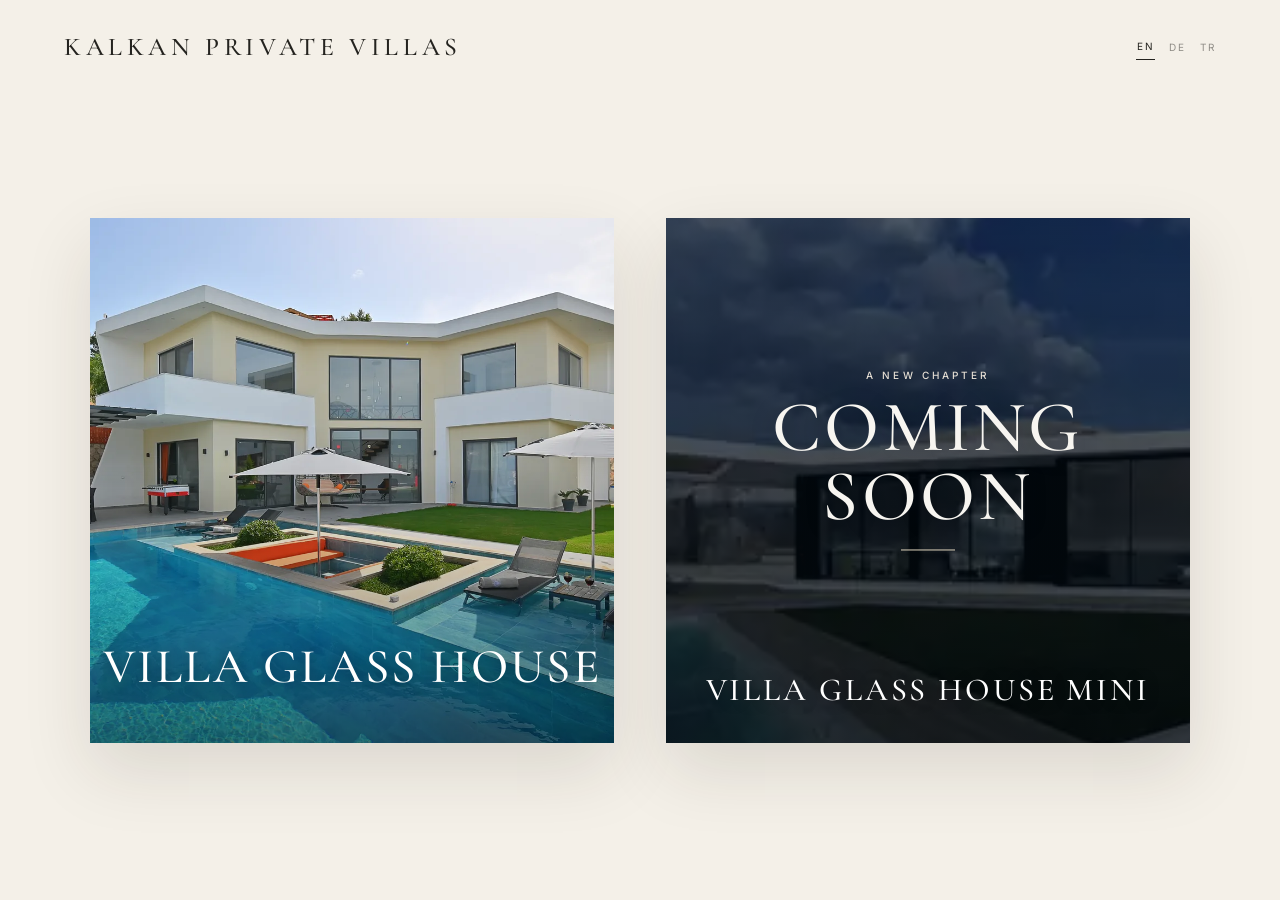
<file: index.html>
<!doctype html><html lang="en"><head><meta charset="utf-8"><meta name="viewport" content="width=device-width, initial-scale=1"><meta name="theme-color" content="#f4f0e8"><title>Kalkan Private Villas | Luxury Villa Stays in Kalkan</title><meta name="description" content="Villa Glass House and Villa Glass House Mini — two private villa stays in Kalkan, Türkiye."><meta name="robots" content="index,follow,max-image-preview:large"><link rel="canonical" href="https://alperenklkn123.github.io/villa-websitesi/index.html">  <link rel="alternate" hreflang="en" href="https://alperenklkn123.github.io/villa-websitesi/index.html">
  <link rel="alternate" hreflang="de" href="https://alperenklkn123.github.io/villa-websitesi/de/index.html">
  <link rel="alternate" hreflang="tr" href="https://alperenklkn123.github.io/villa-websitesi/tr/index.html">
  <link rel="alternate" hreflang="x-default" href="https://alperenklkn123.github.io/villa-websitesi/index.html">
  <meta property="og:type" content="website"><meta property="og:title" content="Kalkan Private Villas | Luxury Villa Stays in Kalkan"><meta property="og:description" content="Villa Glass House and Villa Glass House Mini — two private villa stays in Kalkan, Türkiye."><meta property="og:url" content="https://alperenklkn123.github.io/villa-websitesi/index.html"><meta name="twitter:card" content="summary"><link rel="preconnect" href="https://fonts.googleapis.com"><link rel="preconnect" href="https://fonts.gstatic.com" crossorigin><link href="https://fonts.googleapis.com/css2?family=Cormorant+Garamond:wght@400;500;600&family=Inter:wght@300;400;500;600&display=swap" rel="stylesheet"><link rel="stylesheet" href="styles.css?v=20261116-mini"><script src="site.js?v=20261116-mini" defer></script></head><body class="home" data-page="home" data-lang="en"><header class="home-header"><a class="brand" href="index.html">KALKAN PRIVATE VILLAS</a><nav class="languages" aria-label="Language"><a aria-current="page" href="index.html">EN</a><a  href="de/index.html">DE</a><a  href="tr/index.html">TR</a></nav></header><main class="home-main" aria-label="Choose your villa"><div id="villaGrid" class="villa-grid"><a class="villa-card" href="villa-glass-house.html" aria-label="Villa Glass House" data-villa="glass-house"><img src="assets/glass-house-real/cover-960.webp" srcset="assets/glass-house-real/cover-480.webp 480w, assets/glass-house-real/cover-960.webp 960w" sizes="(max-width: 700px) 90vw, 45vw" width="960" height="960" fetchpriority="high" decoding="async" alt="Villa Glass House — Daytime view of the pool and villa"><span class="card-overlay"></span><span class="card-title">Villa Glass House</span></a><a class="villa-card villa-card--coming-soon" href="villa-glass-house-mini.html" aria-label="Villa Glass House Mini — Coming Soon" data-villa="glass-house-mini"><img src="assets/glass-house-mini/coming-soon.webp" loading="eager" decoding="async" width="400" height="225" alt="Villa Glass House Mini — preview of a modern villa with pool"><span class="card-overlay"></span><span class="mini-soon-copy"><span class="mini-soon-overline">A NEW CHAPTER</span><span class="mini-soon-headline">Coming Soon</span><span class="mini-soon-rule" aria-hidden="true"></span></span><span class="card-title">Villa Glass House Mini</span></a></div></main><div class="page-wipe" aria-hidden="true"></div><script type="application/ld+json">{"@context": "https://schema.org", "@type": "WebSite", "name": "Kalkan Private Villas", "url": "https://alperenklkn123.github.io/villa-websitesi/index.html"}</script></body></html>
</file>
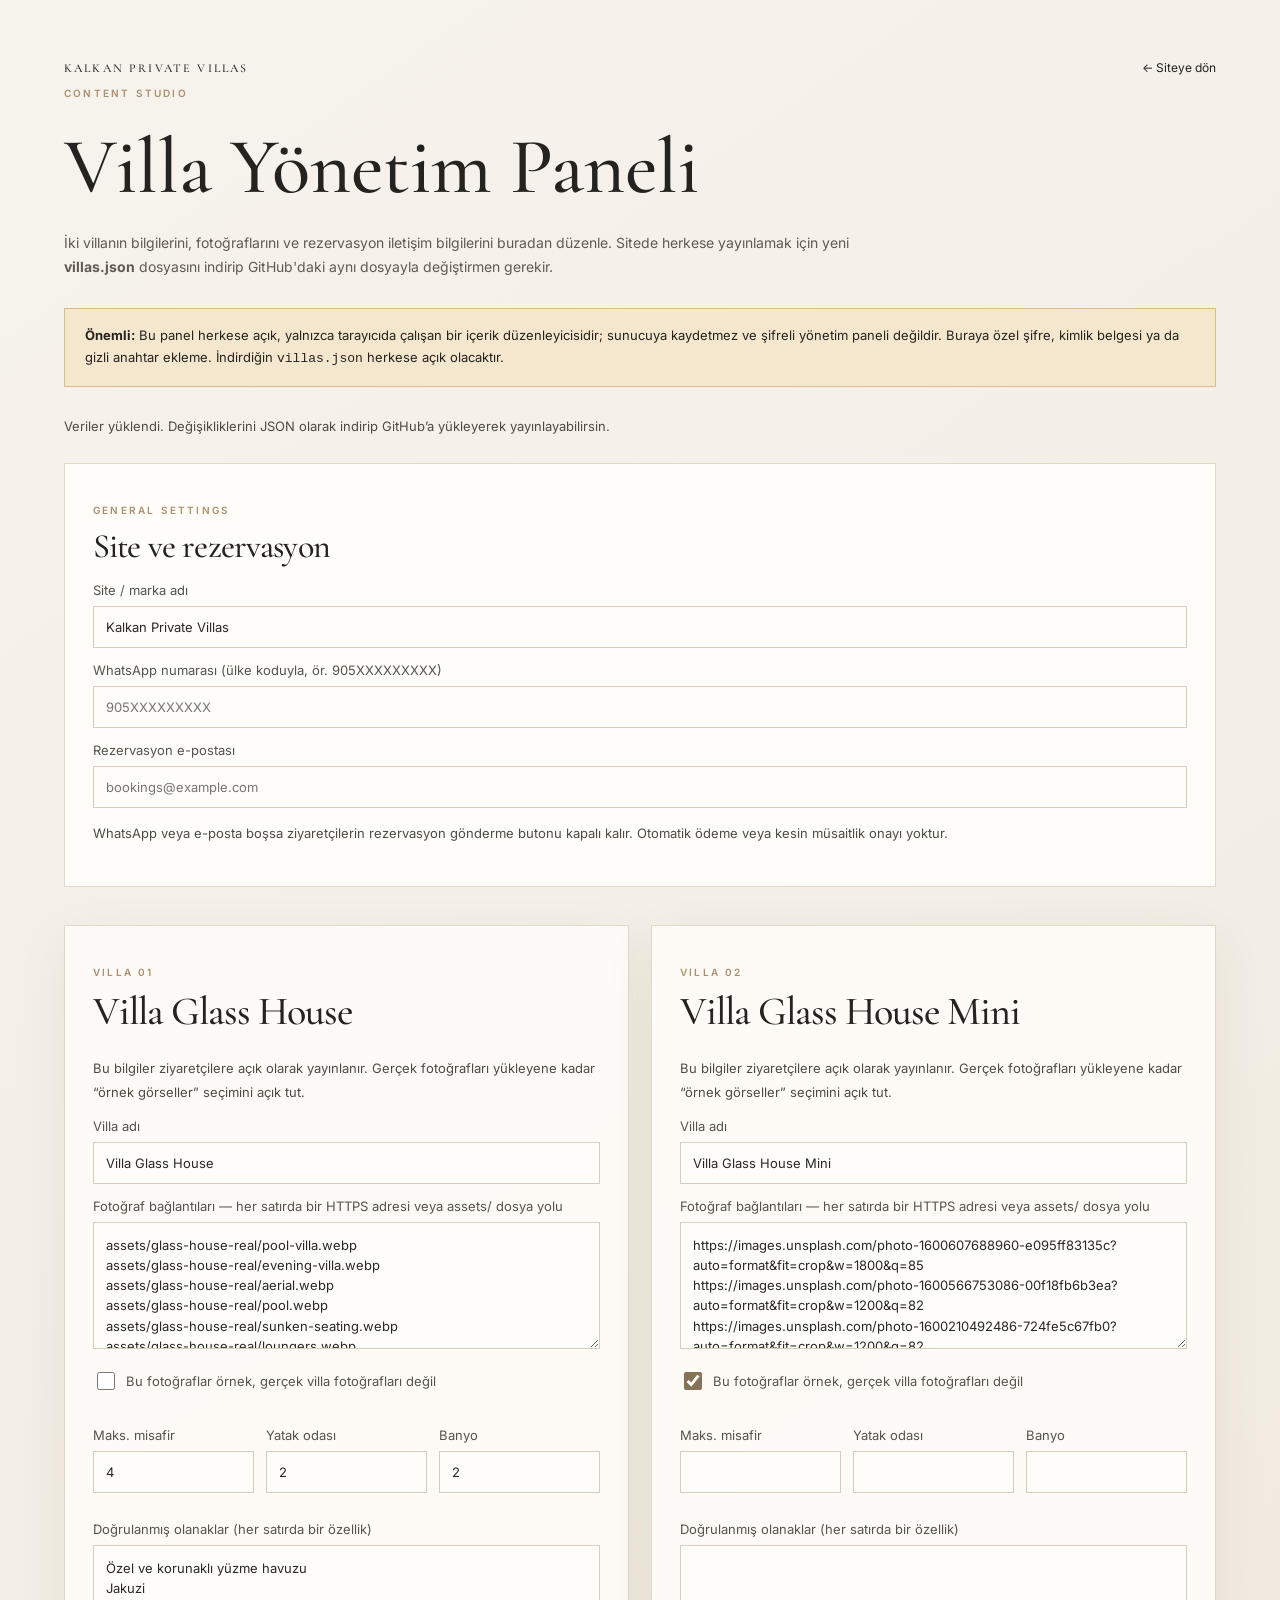
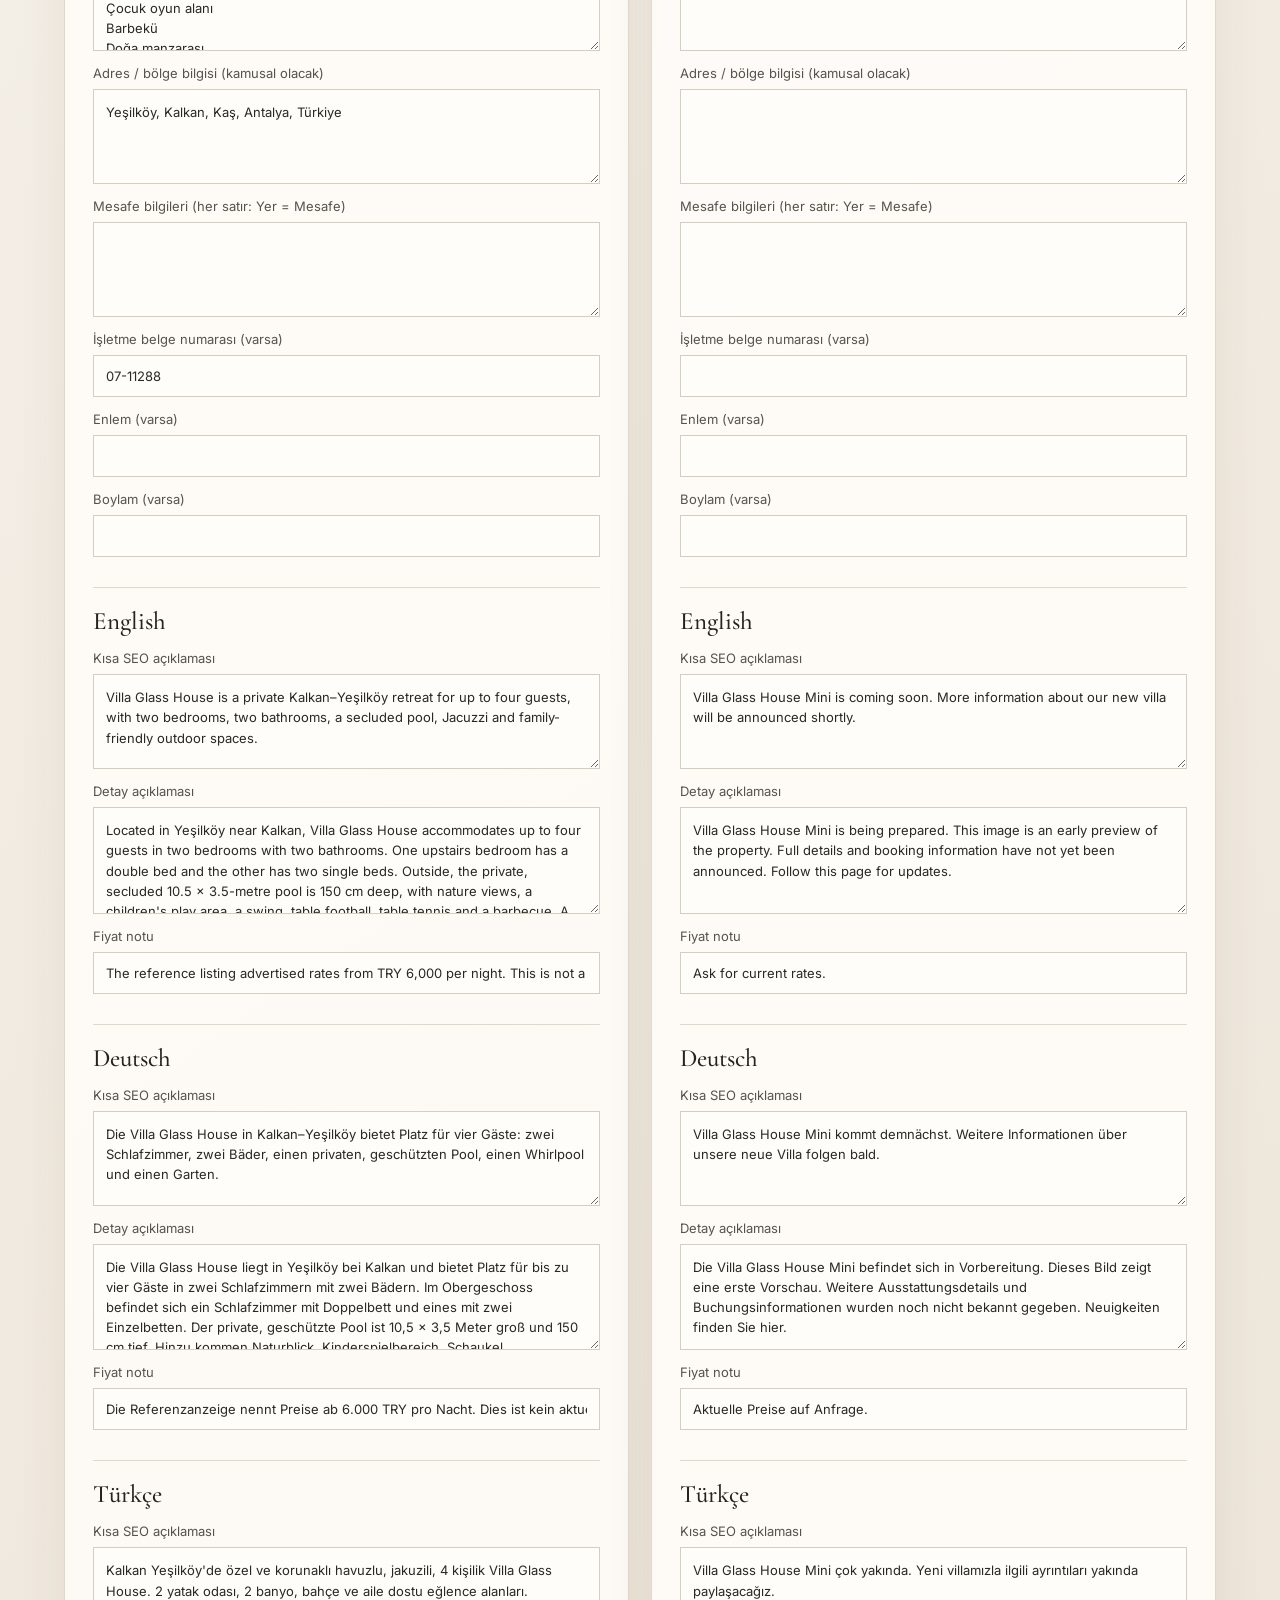
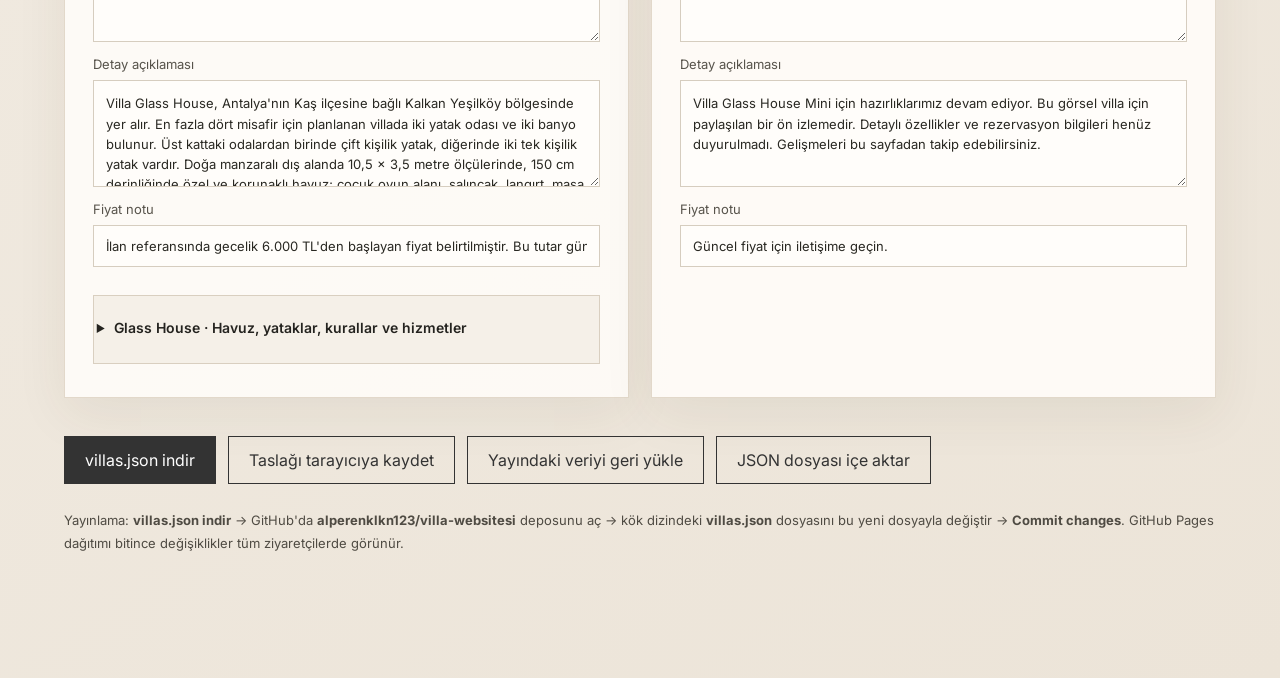
<file: admin/index.html>
<!doctype html>
<html lang="tr">
<head>
  <meta charset="utf-8"><meta name="viewport" content="width=device-width, initial-scale=1">
  <meta name="robots" content="noindex,nofollow"><meta name="theme-color" content="#f4f0e8">
  <title>İçerik Düzenleyici | Kalkan Private Villas</title>
  <link rel="preconnect" href="https://fonts.googleapis.com"><link rel="preconnect" href="https://fonts.gstatic.com" crossorigin>
  <link href="https://fonts.googleapis.com/css2?family=Cormorant+Garamond:wght@400;500;600&family=Inter:wght@300;400;500;600&display=swap" rel="stylesheet">
  <link rel="stylesheet" href="../styles.css?v=20261116-details"><script src="../admin.js?v=20261116-details" defer></script>
</head>
<body class="admin-page" data-page="admin">
<main class="admin-shell">
  <header class="admin-top"><a class="brand" href="../index.html">KALKAN PRIVATE VILLAS</a><a href="../index.html">← Siteye dön</a></header>
  <p class="eyebrow">CONTENT STUDIO</p><h1>Villa Yönetim Paneli</h1>
  <p class="admin-lead">İki villanın bilgilerini, fotoğraflarını ve rezervasyon iletişim bilgilerini buradan düzenle. Sitede herkese yayınlamak için yeni <strong>villas.json</strong> dosyasını indirip GitHub'daki aynı dosyayla değiştirmen gerekir.</p>
  <div class="admin-warning"><strong>Önemli:</strong> Bu panel herkese açık, yalnızca tarayıcıda çalışan bir içerik düzenleyicisidir; sunucuya kaydetmez ve şifreli yönetim paneli değildir. Buraya özel şifre, kimlik belgesi ya da gizli anahtar ekleme. İndirdiğin <code>villas.json</code> herkese açık olacaktır.</div>
  <div id="adminStatus" class="admin-help" role="status">Canlı villa bilgileri yükleniyor…</div>
  <form id="editor" autocomplete="off" hidden>
    <section class="admin-global">
      <p class="eyebrow">GENERAL SETTINGS</p><h2>Site ve rezervasyon</h2>
      <label>Site / marka adı<input name="brand" maxlength="100" required></label>
      <label>WhatsApp numarası (ülke koduyla, ör. 905XXXXXXXXX)<input name="whatsapp" inputmode="tel" placeholder="905XXXXXXXXX"></label>
      <label>Rezervasyon e-postası<input name="email" type="email" placeholder="bookings@example.com"></label>
      <p class="admin-help">WhatsApp veya e-posta boşsa ziyaretçilerin rezervasyon gönderme butonu kapalı kalır. Otomatik ödeme veya kesin müsaitlik onayı yoktur.</p>
    </section>
    <div id="villaEditors" class="admin-grid"></div>
    <div class="admin-actions"><button type="button" id="download">villas.json indir</button><button class="secondary" type="button" id="saveDraft">Taslağı tarayıcıya kaydet</button><button class="secondary" type="button" id="reset">Yayındaki veriyi geri yükle</button><button class="secondary" type="button" id="importTrigger">JSON dosyası içe aktar</button><input id="importFile" type="file" accept="application/json,.json" hidden></div>
    <p class="admin-help">Yayınlama: <b>villas.json indir</b> → GitHub'da <b>alperenklkn123/villa-websitesi</b> deposunu aç → kök dizindeki <b>villas.json</b> dosyasını bu yeni dosyayla değiştir → <b>Commit changes</b>. GitHub Pages dağıtımı bitince değişiklikler tüm ziyaretçilerde görünür.</p>
  </form>
</main>
</body></html>
</file>
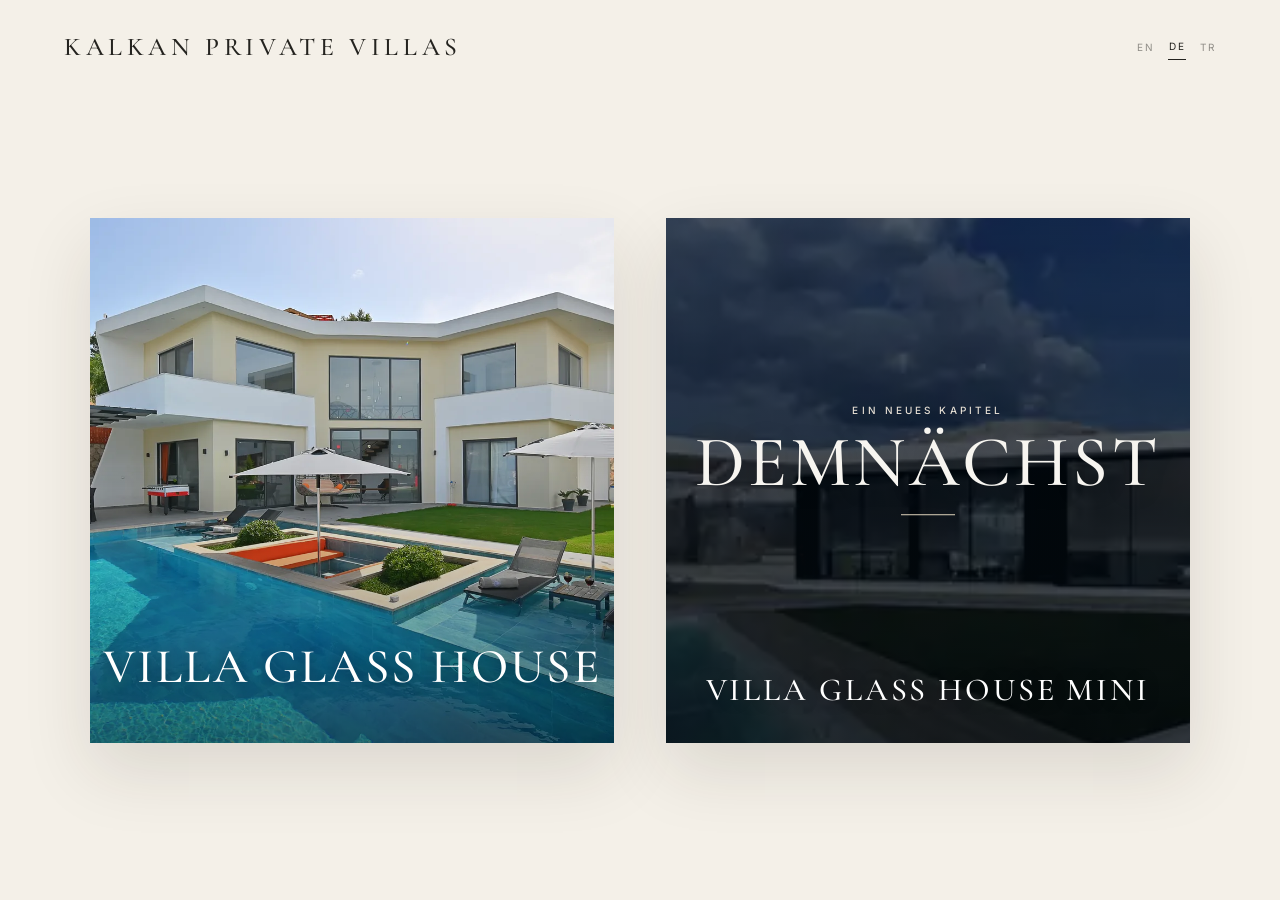
<file: de/index.html>
<!doctype html><html lang="de"><head><meta charset="utf-8"><meta name="viewport" content="width=device-width, initial-scale=1"><meta name="theme-color" content="#f4f0e8"><title>Kalkan Private Villas | Villenurlaub in Kalkan</title><meta name="description" content="Villa Glass House und Villa Glass House Mini – zwei Villen in Kalkan, Türkei."><meta name="robots" content="index,follow,max-image-preview:large"><link rel="canonical" href="https://alperenklkn123.github.io/villa-websitesi/de/index.html">  <link rel="alternate" hreflang="en" href="https://alperenklkn123.github.io/villa-websitesi/index.html">
  <link rel="alternate" hreflang="de" href="https://alperenklkn123.github.io/villa-websitesi/de/index.html">
  <link rel="alternate" hreflang="tr" href="https://alperenklkn123.github.io/villa-websitesi/tr/index.html">
  <link rel="alternate" hreflang="x-default" href="https://alperenklkn123.github.io/villa-websitesi/index.html">
  <meta property="og:type" content="website"><meta property="og:title" content="Kalkan Private Villas | Villenurlaub in Kalkan"><meta property="og:description" content="Villa Glass House und Villa Glass House Mini – zwei Villen in Kalkan, Türkei."><meta property="og:url" content="https://alperenklkn123.github.io/villa-websitesi/de/index.html"><meta name="twitter:card" content="summary"><link rel="preconnect" href="https://fonts.googleapis.com"><link rel="preconnect" href="https://fonts.gstatic.com" crossorigin><link href="https://fonts.googleapis.com/css2?family=Cormorant+Garamond:wght@400;500;600&family=Inter:wght@300;400;500;600&display=swap" rel="stylesheet"><link rel="stylesheet" href="../styles.css?v=20261116-mini"><script src="../site.js?v=20261116-mini" defer></script></head><body class="home" data-page="home" data-lang="de"><header class="home-header"><a class="brand" href="index.html">KALKAN PRIVATE VILLAS</a><nav class="languages" aria-label="Sprache"><a  href="../index.html">EN</a><a aria-current="page" href="../de/index.html">DE</a><a  href="../tr/index.html">TR</a></nav></header><main class="home-main" aria-label="Wählen Sie Ihre Villa"><div id="villaGrid" class="villa-grid"><a class="villa-card" href="villa-glass-house.html" aria-label="Villa Glass House" data-villa="glass-house"><img src="../assets/glass-house-real/cover-960.webp" srcset="../assets/glass-house-real/cover-480.webp 480w, ../assets/glass-house-real/cover-960.webp 960w" sizes="(max-width: 700px) 90vw, 45vw" width="960" height="960" fetchpriority="high" decoding="async" alt="Villa Glass House — Pool und Villa bei Tageslicht"><span class="card-overlay"></span><span class="card-title">Villa Glass House</span></a><a class="villa-card villa-card--coming-soon" href="villa-glass-house-mini.html" aria-label="Villa Glass House Mini — Demnächst" data-villa="glass-house-mini"><img src="../assets/glass-house-mini/coming-soon.webp" loading="eager" decoding="async" width="400" height="225" alt="Villa Glass House Mini — Vorschau einer modernen Villa mit Pool"><span class="card-overlay"></span><span class="mini-soon-copy"><span class="mini-soon-overline">EIN NEUES KAPITEL</span><span class="mini-soon-headline">Demnächst</span><span class="mini-soon-rule" aria-hidden="true"></span></span><span class="card-title">Villa Glass House Mini</span></a></div></main><div class="page-wipe" aria-hidden="true"></div><script type="application/ld+json">{"@context": "https://schema.org", "@type": "WebSite", "name": "Kalkan Private Villas", "url": "https://alperenklkn123.github.io/villa-websitesi/de/index.html"}</script></body></html>
</file>
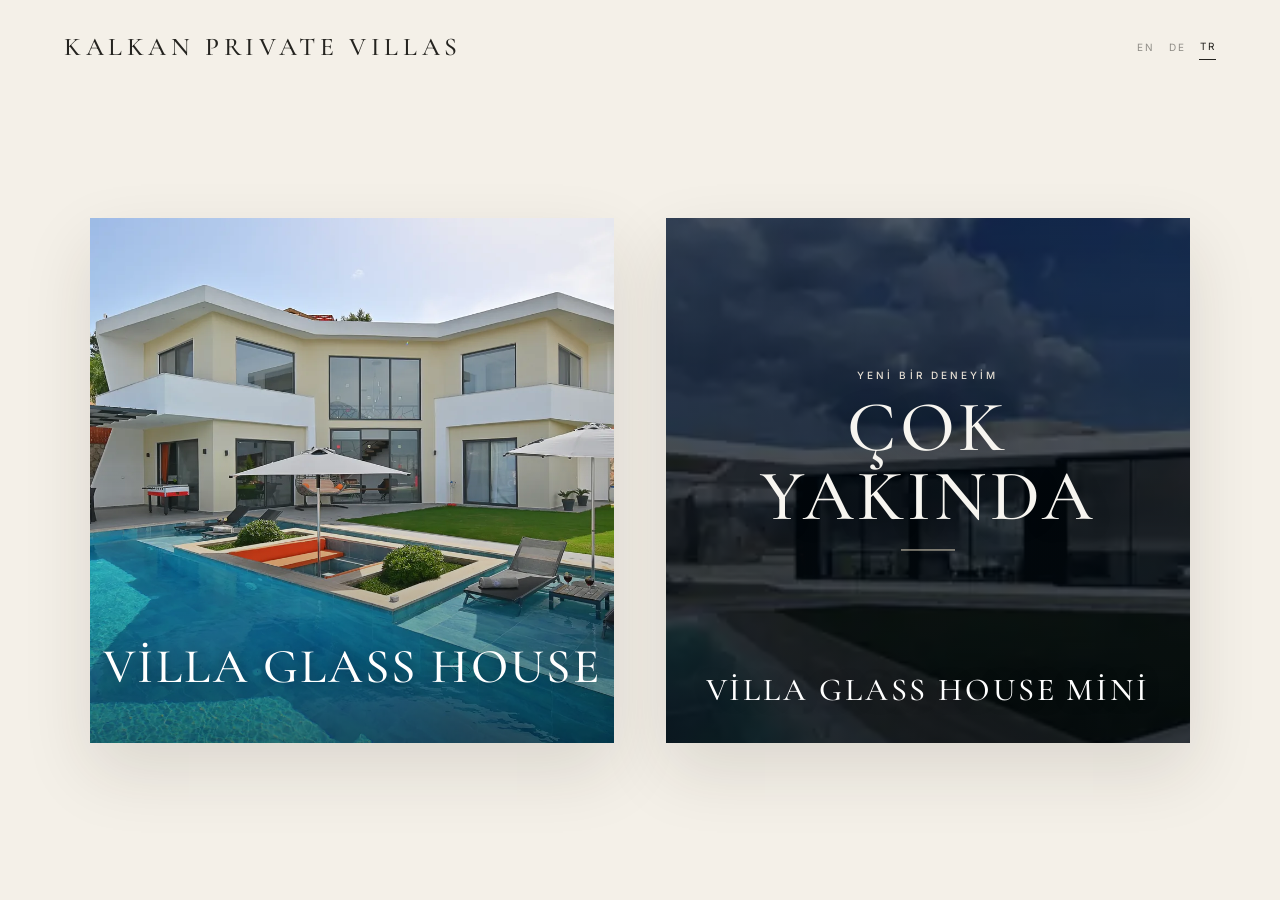
<file: tr/index.html>
<!doctype html><html lang="tr"><head><meta charset="utf-8"><meta name="viewport" content="width=device-width, initial-scale=1"><meta name="theme-color" content="#f4f0e8"><title>Kalkan Private Villas | Kalkan Villa Konaklama</title><meta name="description" content="Villa Glass House ve Villa Glass House Mini – Kalkan, Antalya’da iki villa."><meta name="robots" content="index,follow,max-image-preview:large"><link rel="canonical" href="https://alperenklkn123.github.io/villa-websitesi/tr/index.html">  <link rel="alternate" hreflang="en" href="https://alperenklkn123.github.io/villa-websitesi/index.html">
  <link rel="alternate" hreflang="de" href="https://alperenklkn123.github.io/villa-websitesi/de/index.html">
  <link rel="alternate" hreflang="tr" href="https://alperenklkn123.github.io/villa-websitesi/tr/index.html">
  <link rel="alternate" hreflang="x-default" href="https://alperenklkn123.github.io/villa-websitesi/index.html">
  <meta property="og:type" content="website"><meta property="og:title" content="Kalkan Private Villas | Kalkan Villa Konaklama"><meta property="og:description" content="Villa Glass House ve Villa Glass House Mini – Kalkan, Antalya’da iki villa."><meta property="og:url" content="https://alperenklkn123.github.io/villa-websitesi/tr/index.html"><meta name="twitter:card" content="summary"><link rel="preconnect" href="https://fonts.googleapis.com"><link rel="preconnect" href="https://fonts.gstatic.com" crossorigin><link href="https://fonts.googleapis.com/css2?family=Cormorant+Garamond:wght@400;500;600&family=Inter:wght@300;400;500;600&display=swap" rel="stylesheet"><link rel="stylesheet" href="../styles.css?v=20261116-mini"><script src="../site.js?v=20261116-mini" defer></script></head><body class="home" data-page="home" data-lang="tr"><header class="home-header"><a class="brand" href="index.html">KALKAN PRIVATE VILLAS</a><nav class="languages" aria-label="Dil"><a  href="../index.html">EN</a><a  href="../de/index.html">DE</a><a aria-current="page" href="../tr/index.html">TR</a></nav></header><main class="home-main" aria-label="Villa seçimi"><div id="villaGrid" class="villa-grid"><a class="villa-card" href="villa-glass-house.html" aria-label="Villa Glass House" data-villa="glass-house"><img src="../assets/glass-house-real/cover-960.webp" srcset="../assets/glass-house-real/cover-480.webp 480w, ../assets/glass-house-real/cover-960.webp 960w" sizes="(max-width: 700px) 90vw, 45vw" width="960" height="960" fetchpriority="high" decoding="async" alt="Villa Glass House — Havuz ve villanın gündüz dış görünümü"><span class="card-overlay"></span><span class="card-title">Villa Glass House</span></a><a class="villa-card villa-card--coming-soon" href="villa-glass-house-mini.html" aria-label="Villa Glass House Mini — Çok Yakında" data-villa="glass-house-mini"><img src="../assets/glass-house-mini/coming-soon.webp" loading="eager" decoding="async" width="400" height="225" alt="Villa Glass House Mini — havuzlu modern villa ön izleme fotoğrafı"><span class="card-overlay"></span><span class="mini-soon-copy"><span class="mini-soon-overline">YENİ BİR DENEYİM</span><span class="mini-soon-headline">Çok Yakında</span><span class="mini-soon-rule" aria-hidden="true"></span></span><span class="card-title">Villa Glass House Mini</span></a></div></main><div class="page-wipe" aria-hidden="true"></div><script type="application/ld+json">{"@context": "https://schema.org", "@type": "WebSite", "name": "Kalkan Private Villas", "url": "https://alperenklkn123.github.io/villa-websitesi/tr/index.html"}</script></body></html>
</file>
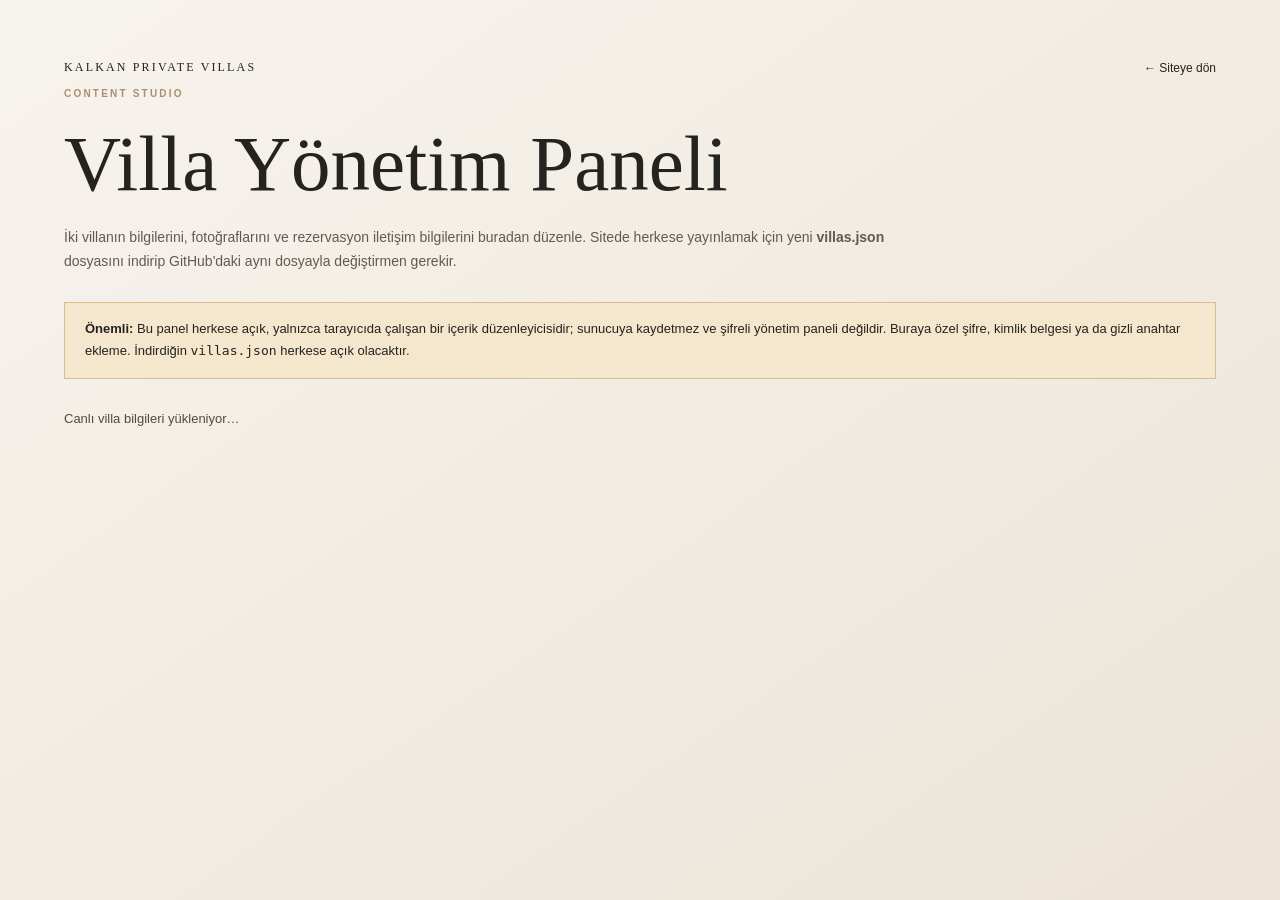
<file: admin.html>
<!doctype html><html lang="tr"><head><meta charset="utf-8"><meta name="robots" content="noindex,nofollow"><meta http-equiv="refresh" content="0;url=admin/"><title>Villa Yönetim Paneli</title></head><body><p><a href="admin/">Villa yönetim paneline geç</a></p></body></html>
</file>
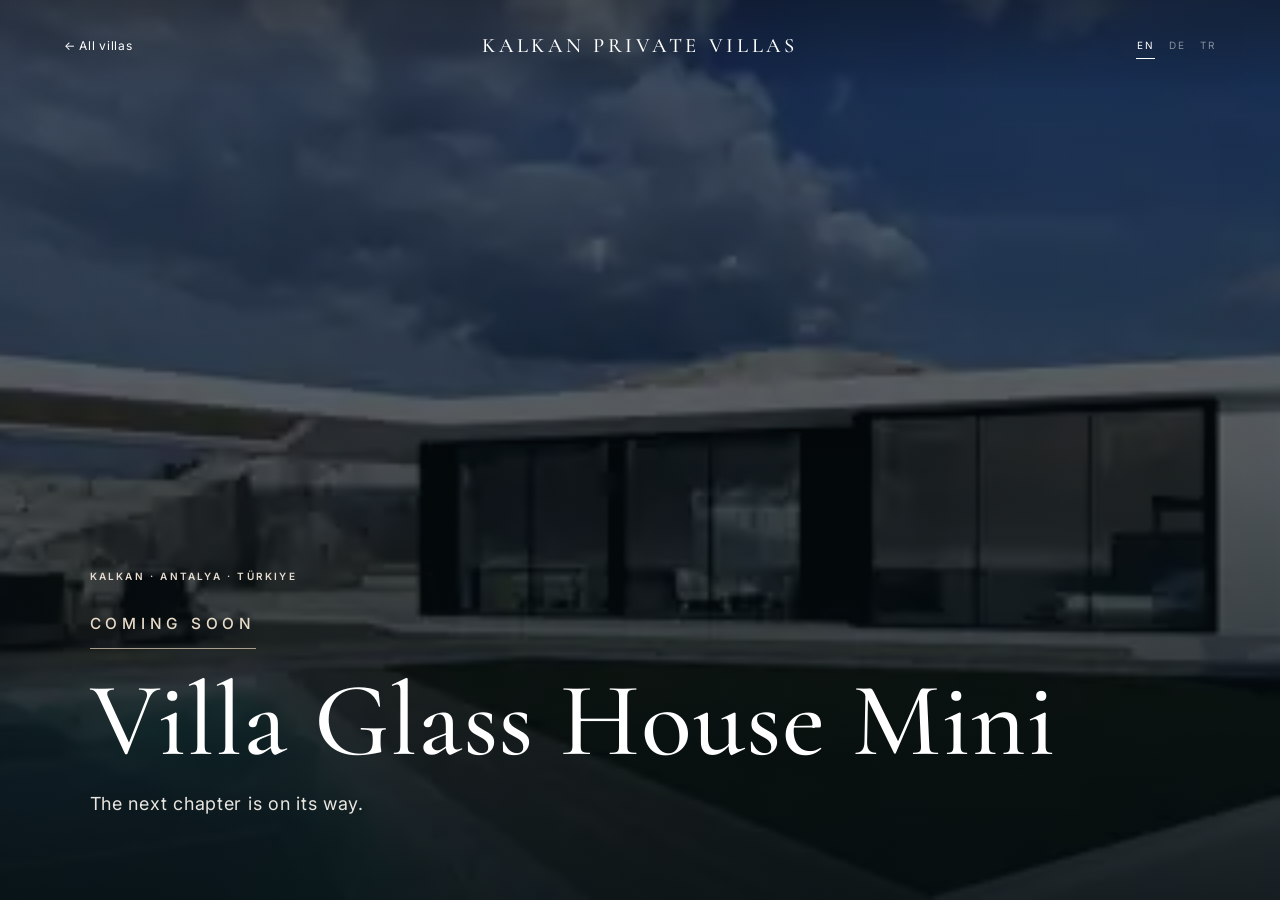
<file: villa-glass-house-mini.html>
<!doctype html><html lang="en"><head><meta charset="utf-8"><meta name="viewport" content="width=device-width, initial-scale=1"><meta name="theme-color" content="#f4f0e8"><title>Villa Glass House Mini — Coming soon | Kalkan Private Villas</title><meta name="description" content="Explore Villa Glass House Mini, the second private villa in our Kalkan collection."><meta name="robots" content="index,follow,max-image-preview:large"><link rel="canonical" href="https://alperenklkn123.github.io/villa-websitesi/villa-glass-house-mini.html">  <link rel="alternate" hreflang="en" href="https://alperenklkn123.github.io/villa-websitesi/villa-glass-house-mini.html">
  <link rel="alternate" hreflang="de" href="https://alperenklkn123.github.io/villa-websitesi/de/villa-glass-house-mini.html">
  <link rel="alternate" hreflang="tr" href="https://alperenklkn123.github.io/villa-websitesi/tr/villa-glass-house-mini.html">
  <link rel="alternate" hreflang="x-default" href="https://alperenklkn123.github.io/villa-websitesi/villa-glass-house-mini.html">
  <meta property="og:type" content="website"><meta property="og:title" content="Villa Glass House Mini | Private Villa in Kalkan"><meta property="og:description" content="Explore Villa Glass House Mini, the second private villa in our Kalkan collection."><meta property="og:url" content="https://alperenklkn123.github.io/villa-websitesi/villa-glass-house-mini.html"><meta name="twitter:card" content="summary"><link rel="preconnect" href="https://fonts.googleapis.com"><link rel="preconnect" href="https://fonts.gstatic.com" crossorigin><link href="https://fonts.googleapis.com/css2?family=Cormorant+Garamond:wght@400;500;600&family=Inter:wght@300;400;500;600&display=swap" rel="stylesheet"><link rel="stylesheet" href="styles.css?v=20261116-mini-only"><script src="site.js?v=20261116-mini" defer></script></head><body class="detail mini-teaser-only" data-page="villa" data-lang="en" data-id="glass-house-mini"><header class="detail-header"><a href="index.html" class="back">← All villas</a><a class="brand brand-small" href="index.html">KALKAN PRIVATE VILLAS</a><nav class="languages" aria-label="Language"><a aria-current="page" href="villa-glass-house-mini.html">EN</a><a  href="de/villa-glass-house-mini.html">DE</a><a  href="tr/villa-glass-house-mini.html">TR</a></nav></header><main><section class="detail-hero detail-hero--coming-soon" data-hero><img src="assets/glass-house-mini/coming-soon.webp" width="400" height="225" loading="eager" fetchpriority="high" decoding="async" alt="Preview of Villa Glass House Mini with swimming pool and modern white architecture"><div class="hero-shade"></div><div class="hero-content"><p class="eyebrow light">Kalkan · Antalya · Türkiye</p><span class="mini-detail-soon-mark">COMING SOON</span><h1 data-name>Villa Glass House Mini</h1><p class="mini-detail-soon-caption">The next chapter is on its way.</p></div><span class="sample-tag" hidden></span></section>
</main><script type="application/ld+json">{"@context": "https://schema.org", "@type": "BreadcrumbList", "itemListElement": [{"@type": "ListItem", "position": 1, "name": "Kalkan Private Villas", "item": "https://alperenklkn123.github.io/villa-websitesi/index.html"}, {"@type": "ListItem", "position": 2, "name": "Villa Glass House Mini", "item": "https://alperenklkn123.github.io/villa-websitesi/villa-glass-house-mini.html"}]}</script></body></html>
</file>
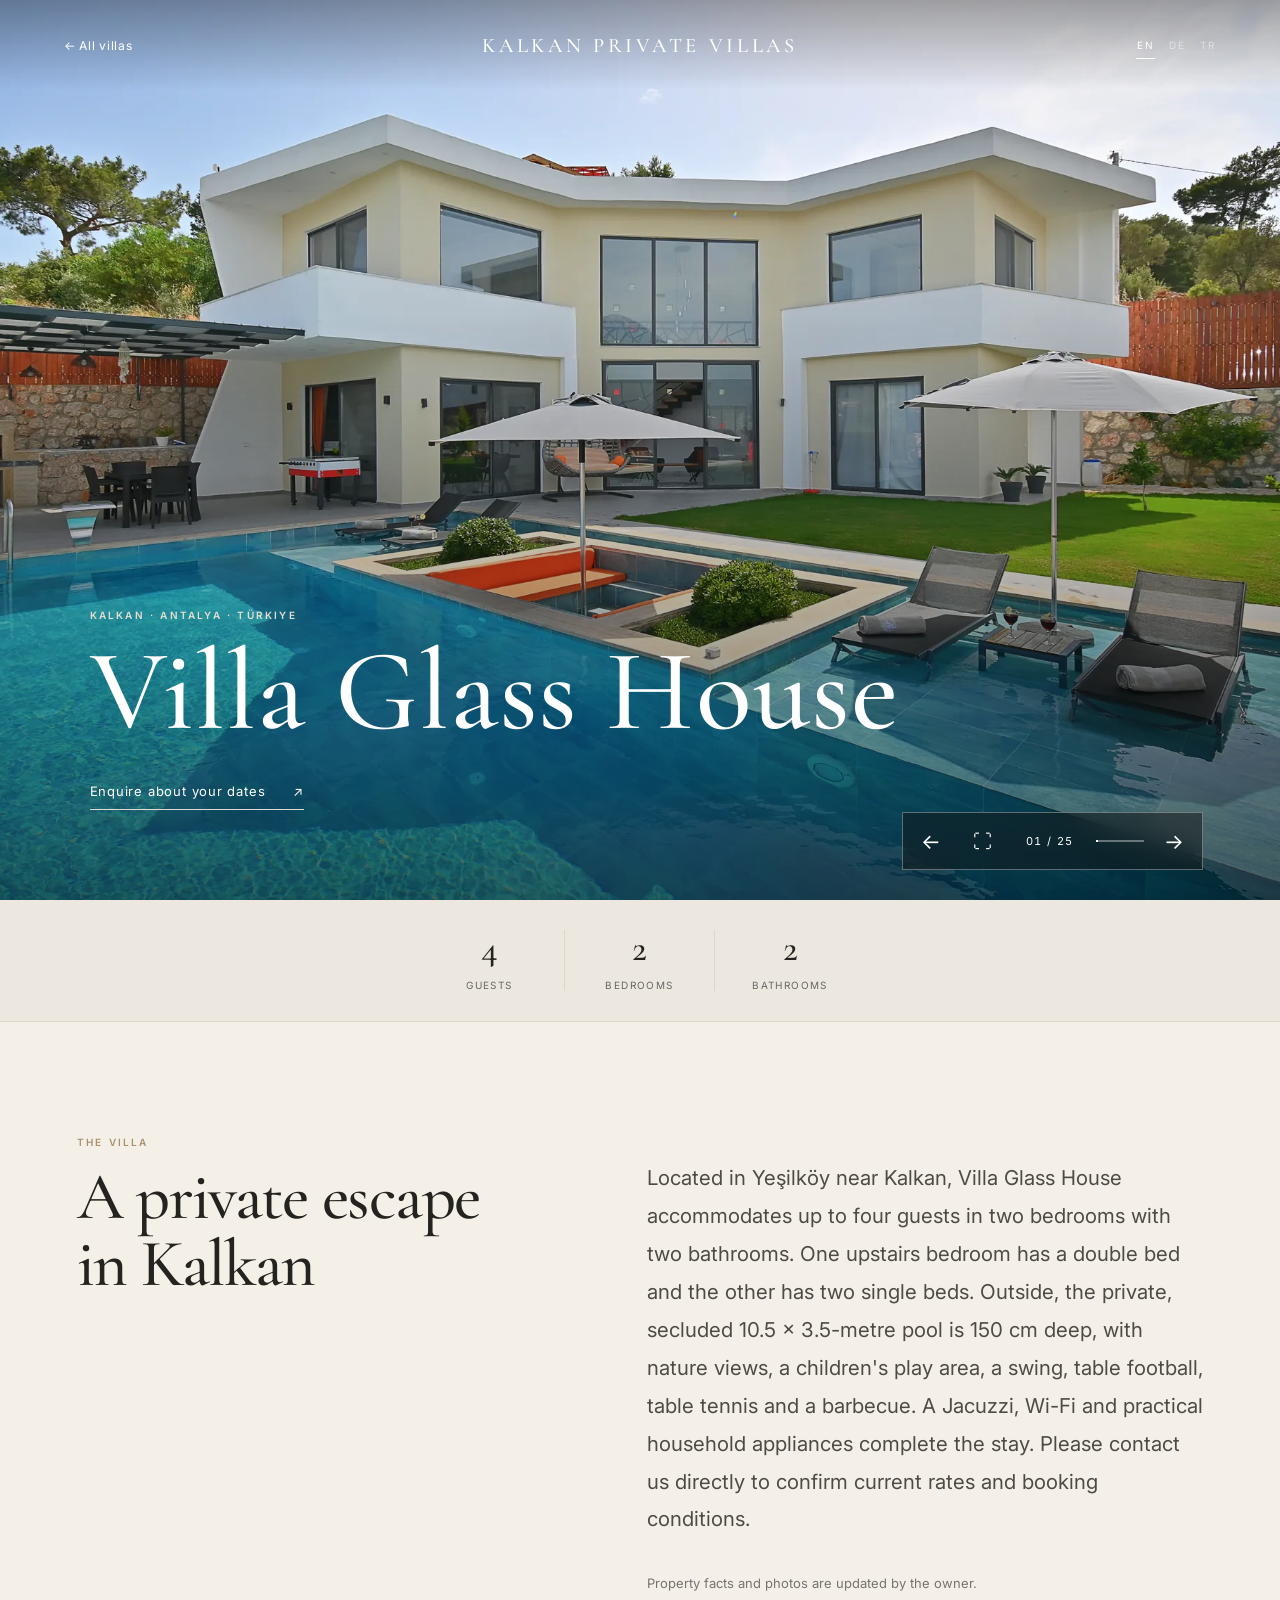
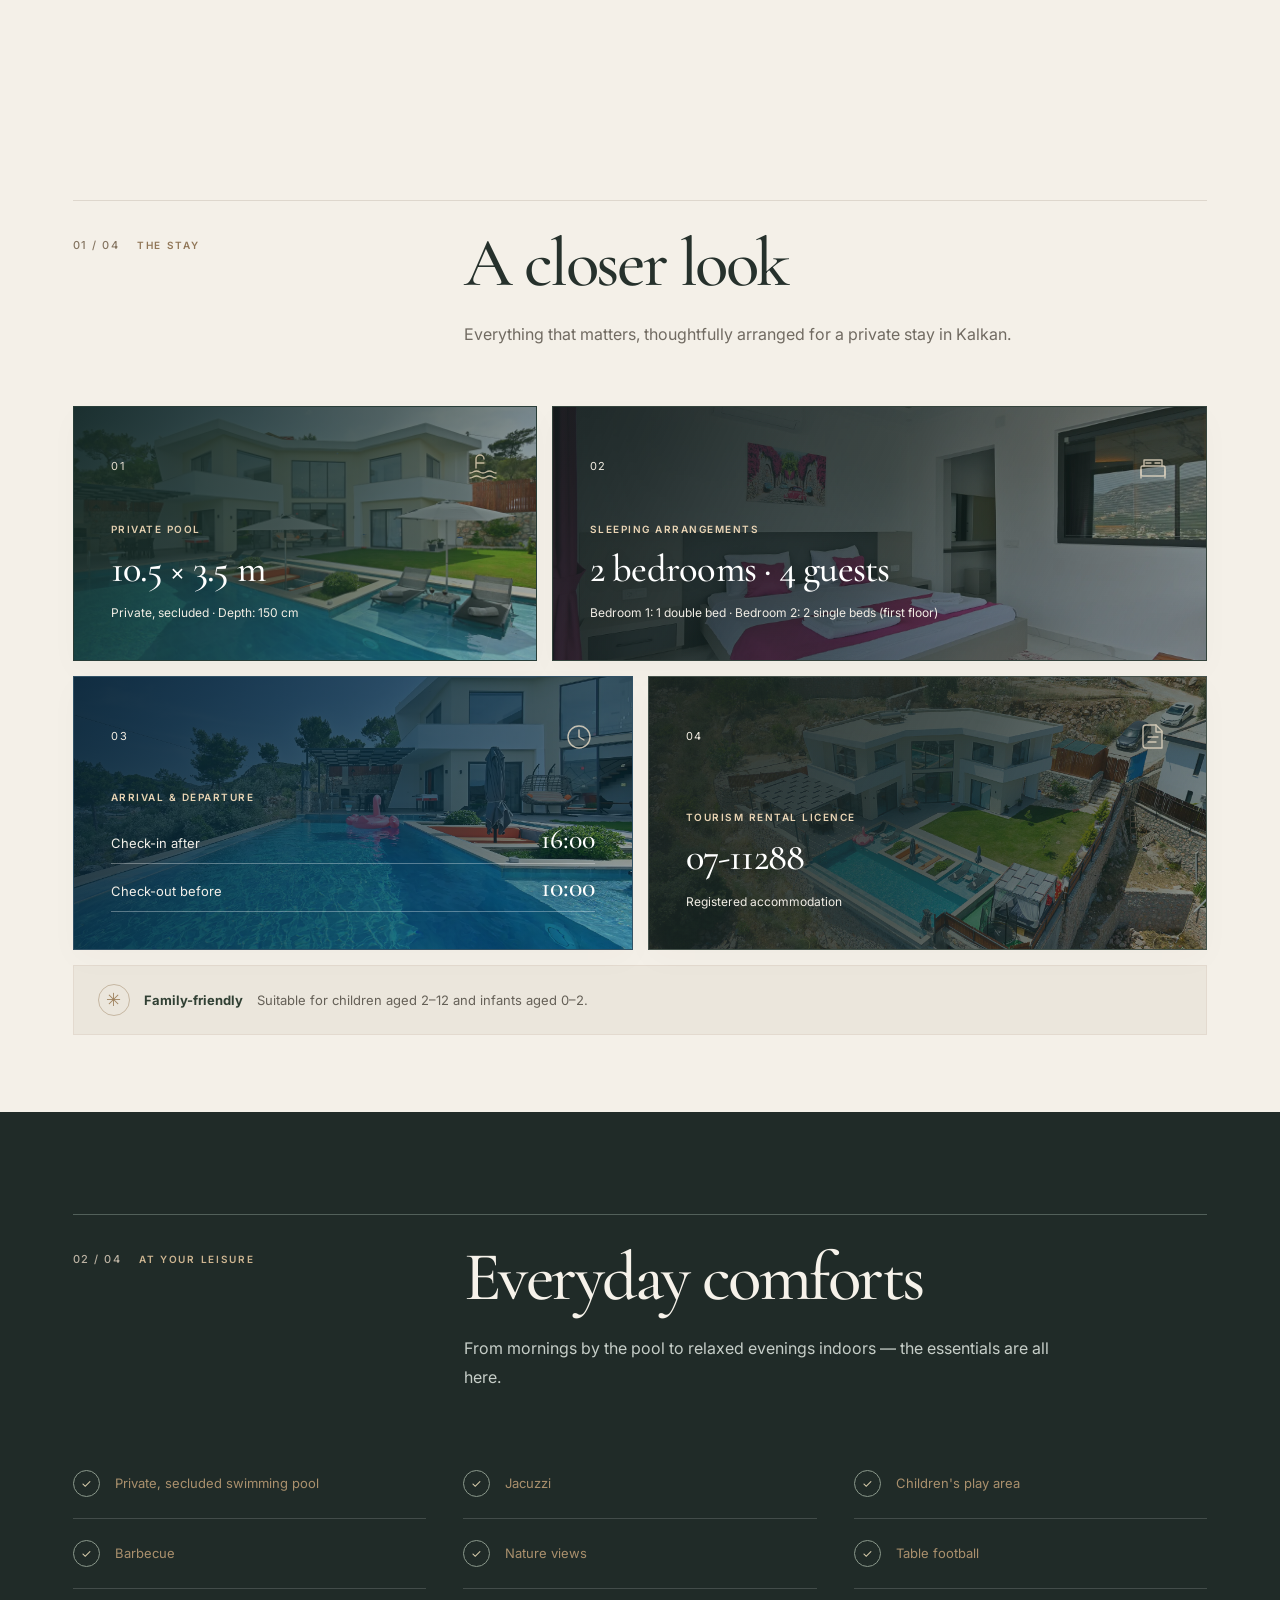
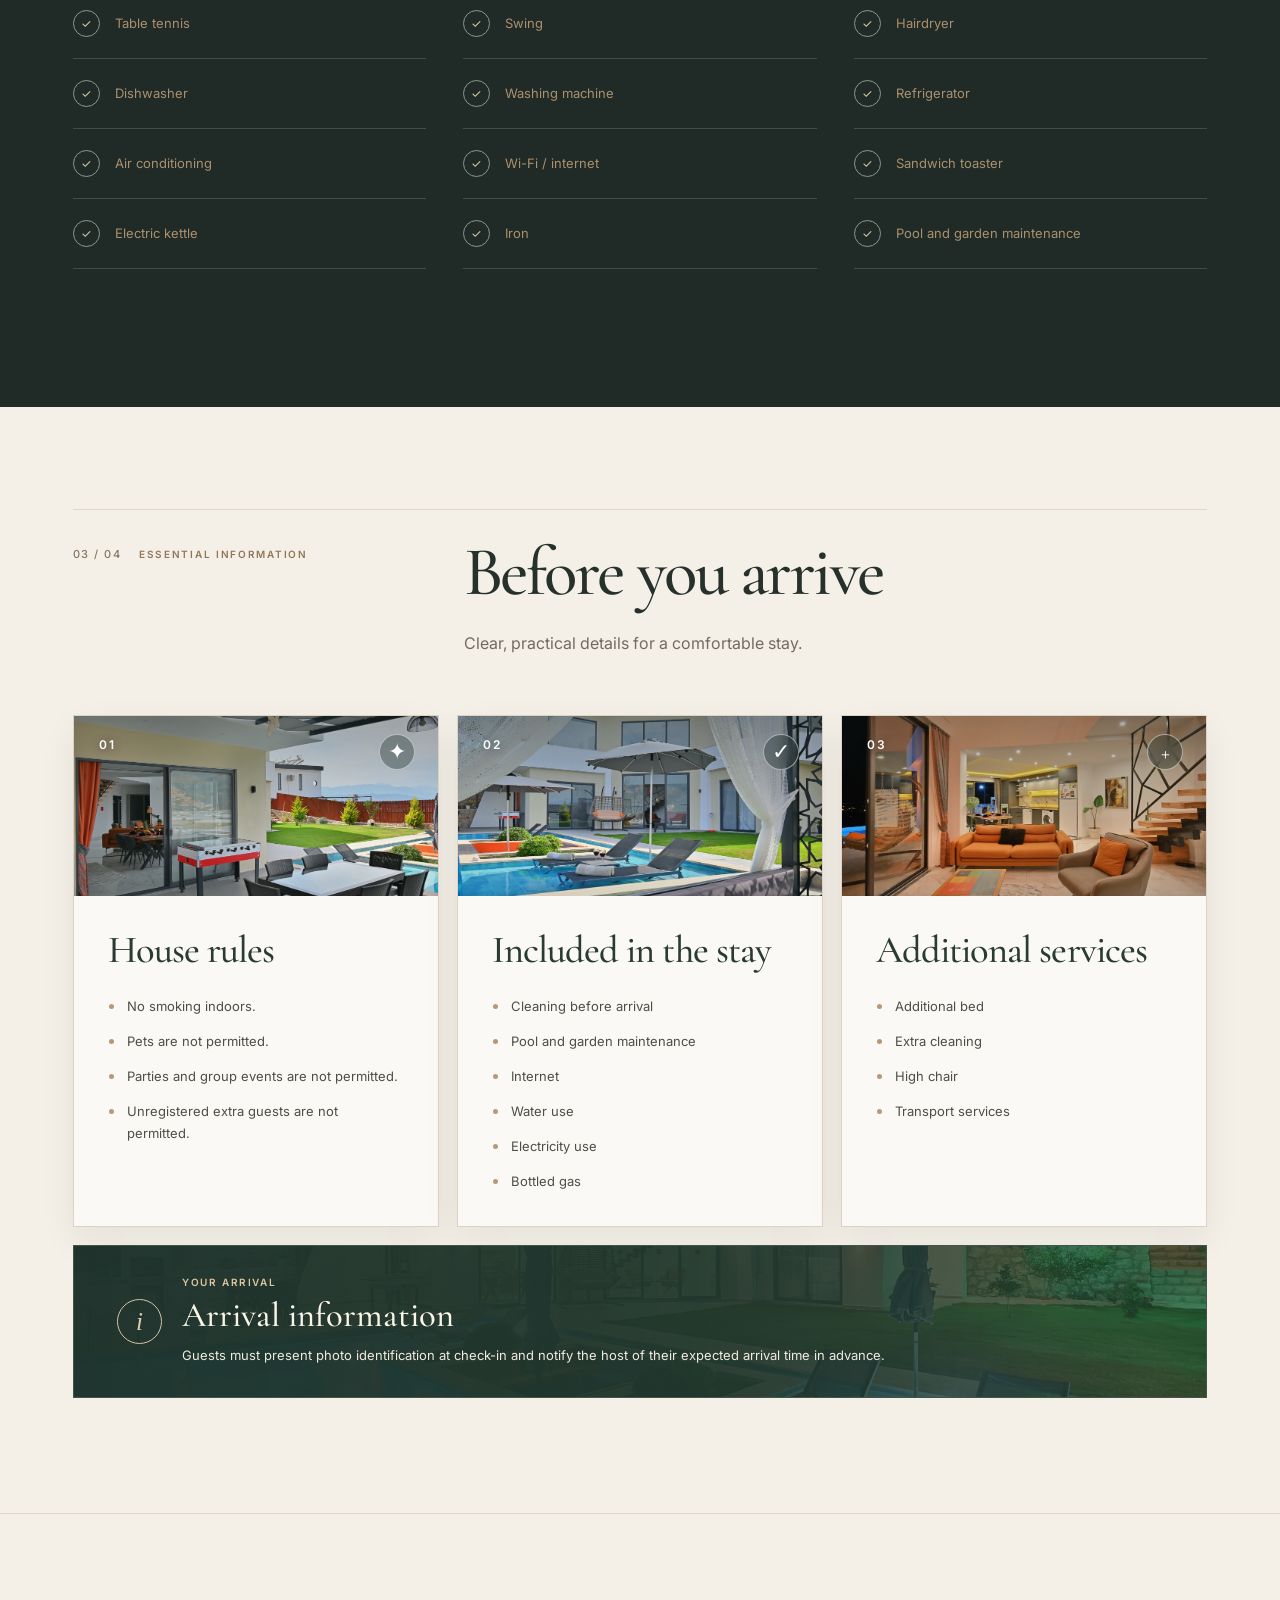
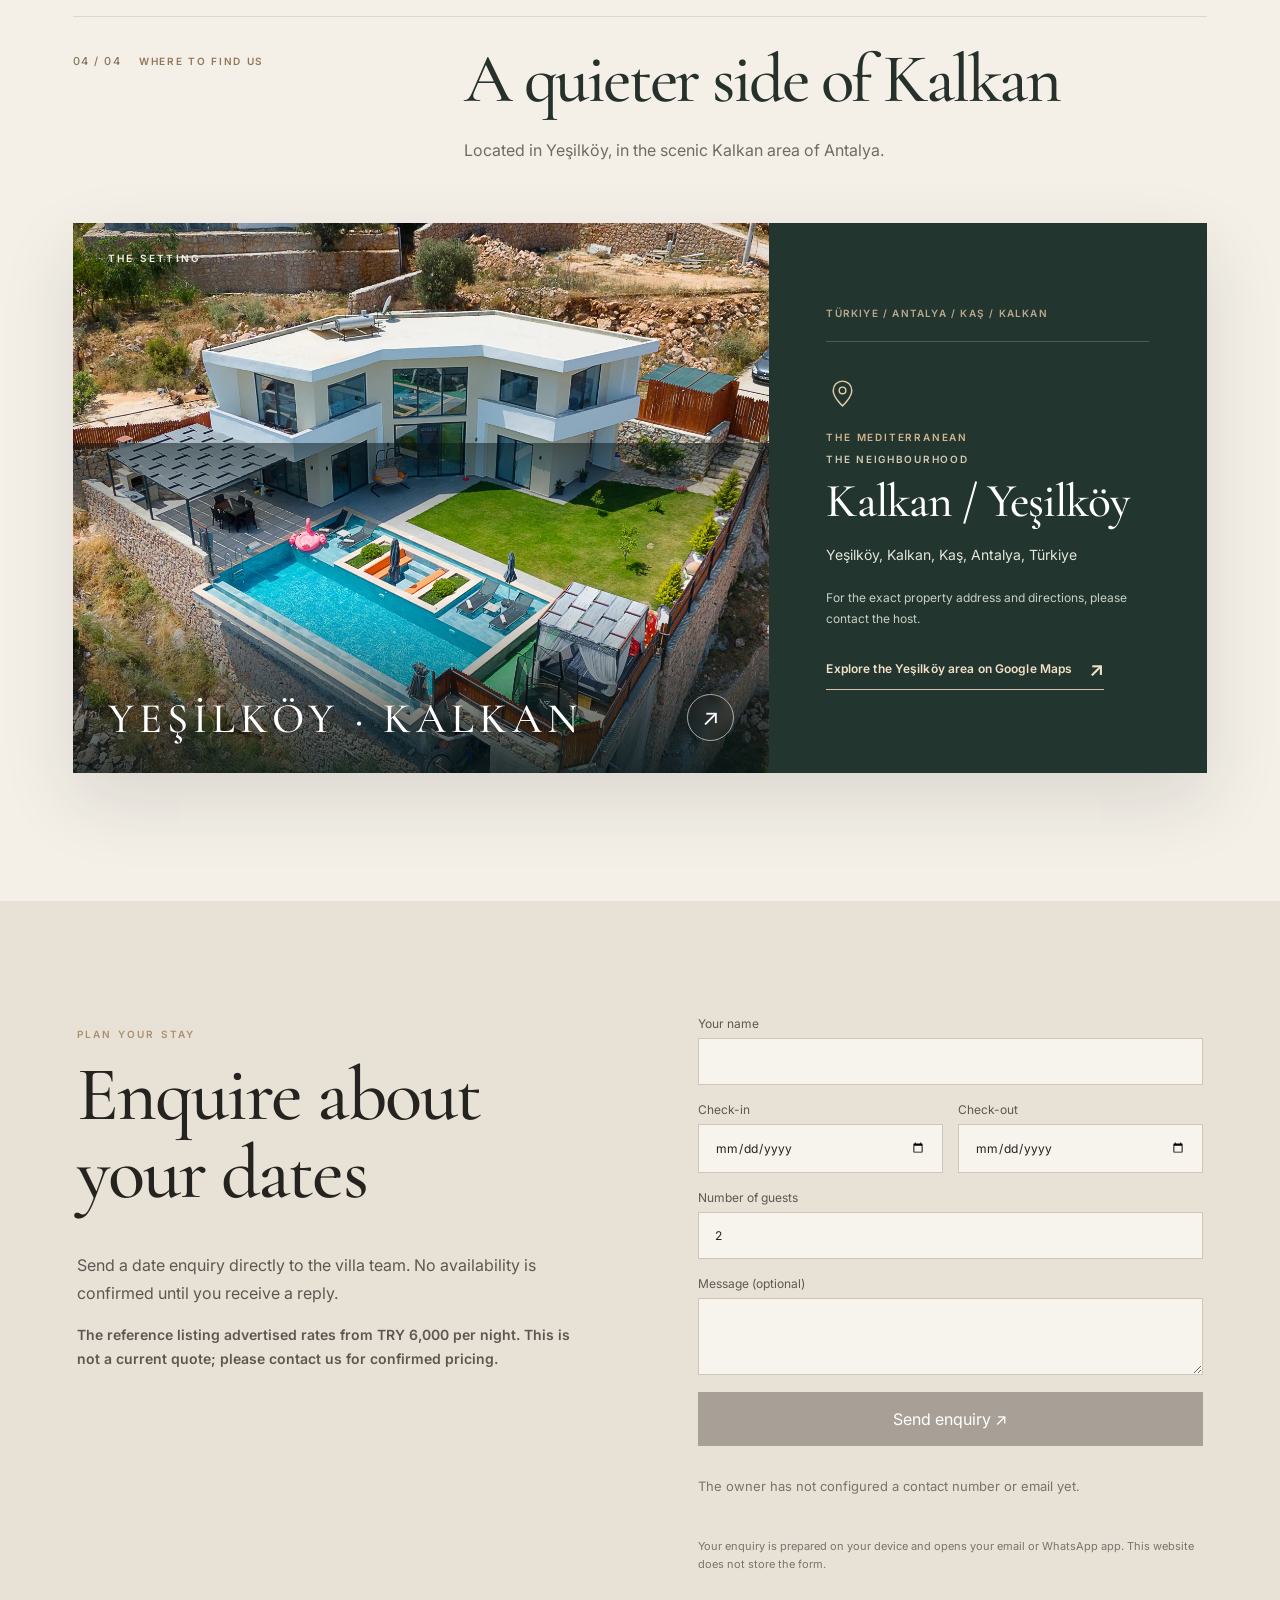
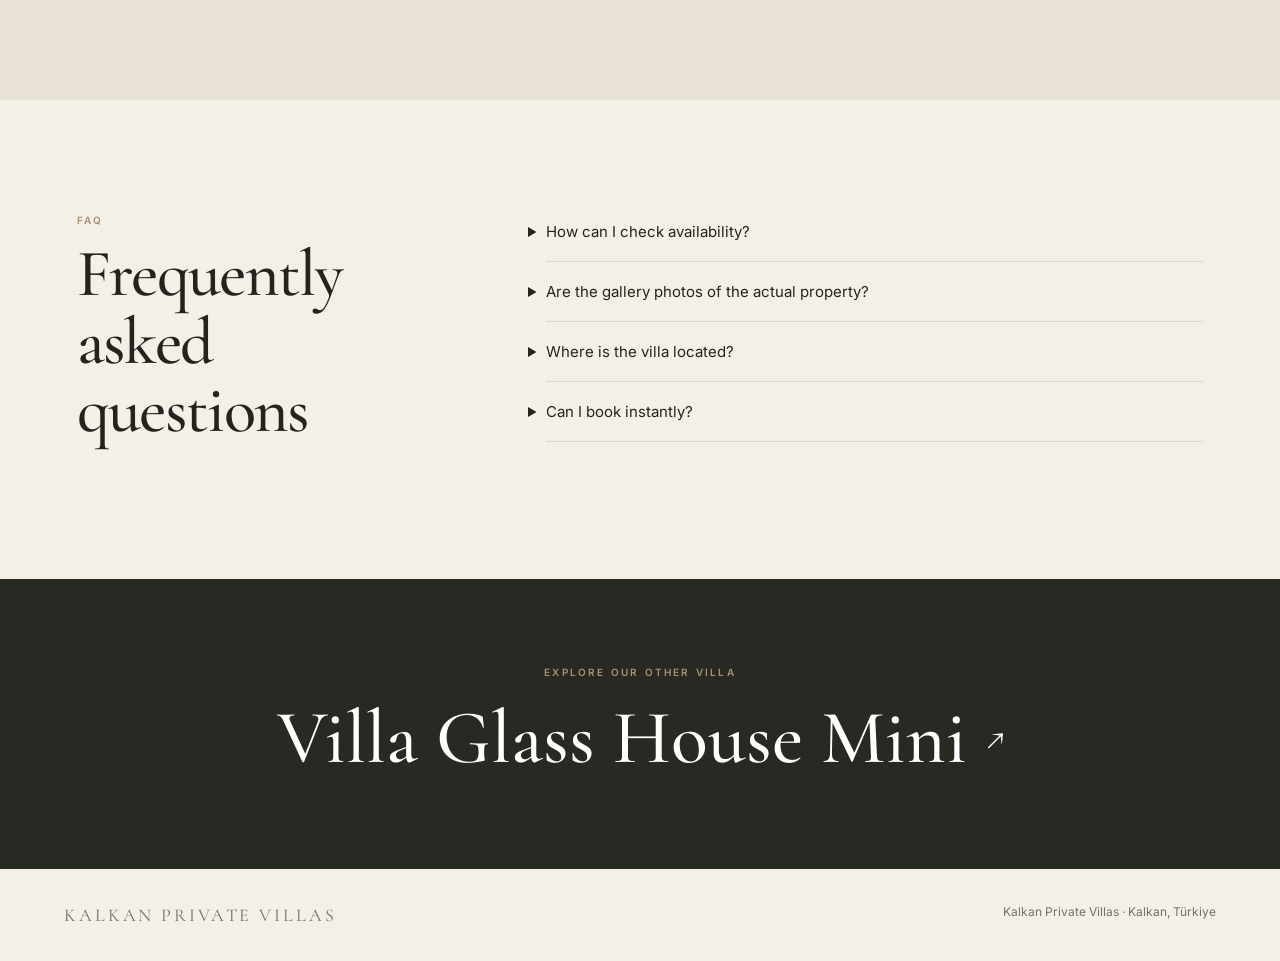
<file: villa-glass-house.html>
<!doctype html><html lang="en"><head><meta charset="utf-8"><meta name="viewport" content="width=device-width, initial-scale=1"><meta name="theme-color" content="#f4f0e8"><title>Villa Glass House | Private Villa in Kalkan</title><meta name="description" content="An independent villa stay in Kalkan, on the Turkish Mediterranean coast."><meta name="robots" content="index,follow,max-image-preview:large"><link rel="canonical" href="https://alperenklkn123.github.io/villa-websitesi/villa-glass-house.html">  <link rel="alternate" hreflang="en" href="https://alperenklkn123.github.io/villa-websitesi/villa-glass-house.html">
  <link rel="alternate" hreflang="de" href="https://alperenklkn123.github.io/villa-websitesi/de/villa-glass-house.html">
  <link rel="alternate" hreflang="tr" href="https://alperenklkn123.github.io/villa-websitesi/tr/villa-glass-house.html">
  <link rel="alternate" hreflang="x-default" href="https://alperenklkn123.github.io/villa-websitesi/villa-glass-house.html">
  <meta property="og:type" content="website"><meta property="og:title" content="Villa Glass House | Private Villa in Kalkan"><meta property="og:description" content="An independent villa stay in Kalkan, on the Turkish Mediterranean coast."><meta property="og:url" content="https://alperenklkn123.github.io/villa-websitesi/villa-glass-house.html"><meta name="twitter:card" content="summary_large_image"><link rel="preconnect" href="https://fonts.googleapis.com"><link rel="preconnect" href="https://fonts.gstatic.com" crossorigin><link href="https://fonts.googleapis.com/css2?family=Cormorant+Garamond:wght@400;500;600&family=Inter:wght@300;400;500;600&display=swap" rel="stylesheet"><link rel="stylesheet" href="styles.css?v=20261116-guide2"><script src="site.js?v=20261116-luxury" defer></script><meta property="og:image" content="https://alperenklkn123.github.io/villa-websitesi/assets/glass-house-real/social.jpg"><meta property="og:image:alt" content="Villa Glass House — Daytime view of the pool and villa"></head><body class="detail" data-page="villa" data-lang="en" data-id="glass-house"><header class="detail-header"><a href="index.html" class="back">← All villas</a><a class="brand brand-small" href="index.html">KALKAN PRIVATE VILLAS</a><nav class="languages" aria-label="Language"><a aria-current="page" href="villa-glass-house.html">EN</a><a  href="de/villa-glass-house.html">DE</a><a  href="tr/villa-glass-house.html">TR</a></nav></header><main><section class="detail-hero hero-has-slider" data-hero><div class="hero-slider" data-slider tabindex="0" role="region" aria-roledescription="carousel" aria-label="Villa Glass House photographs"><div class="hero-slider-track" data-slider-track><div class="hero-slide"><img src="assets/glass-house-real/pool-villa.webp" width="1920" height="1280" fetchpriority="high" decoding="async" alt="Villa Glass House — Daytime view of the pool and villa" draggable="false"></div></div></div><div class="hero-shade"></div><div class="hero-content"><p class="eyebrow light">Kalkan · Antalya · Türkiye</p><h1 data-name>Villa Glass House</h1><a class="hero-link" href="#booking">Enquire about your dates <span aria-hidden="true">↗</span></a></div><div class="hero-slider-controls" data-slider-controls hidden><button type="button" class="slider-arrow" data-slider-prev aria-label="Previous photo">←</button><button type="button" class="slider-expand" data-slider-expand aria-label="View full photo">⛶</button><span class="slider-count" data-slider-count aria-live="polite">01 / 25</span><span class="slider-progress" aria-hidden="true"><span data-slider-progress></span></span><button type="button" class="slider-arrow" data-slider-next aria-label="Next photo">→</button></div><span class="sample-tag" hidden></span></section>
<section class="facts-bar" id="facts"><div class="fact" data-field="guests"><strong>4</strong><span>Guests</span></div><div class="fact" data-field="bedrooms"><strong>2</strong><span>Bedrooms</span></div><div class="fact" data-field="bathrooms"><strong>2</strong><span>Bathrooms</span></div></section><section class="content-section intro"><div><p class="eyebrow">The villa</p><h2>A private escape in Kalkan</h2></div><div><p class="lead" data-description>Discover Villa Glass House in Kalkan. Explore the property gallery, review the information about the stay, and contact the host directly to discuss travel dates and current rates. The gallery shows original photographs of Villa Glass House. Property specifications will be added after verification.</p><p class="muted-note">Property facts and photos are updated by the owner.</p></div></section>
<section class="content-section property-overview gh-section" id="stay-details" aria-labelledby="gh-details-heading">
   <div class="gh-section-heading"><div class="gh-label-line"><span class="gh-section-number">01 / 04</span><p class="eyebrow">THE STAY</p></div><div class="gh-heading-copy"><h2 id="gh-details-heading">A closer look</h2><p>Everything that matters, thoughtfully arranged for a private stay in Kalkan.</p></div></div>
   <div class="property-facts-grid">
    <article class="property-fact property-fact--pool"><div class="property-fact-top"><span class="property-item-num">01</span><svg width="31" height="31" viewBox="0 0 32 32" fill="none" stroke="currentColor" stroke-width="1.4" stroke-linecap="round" stroke-linejoin="round" aria-hidden="true"><path d="M3 22c3.2 0 3.2-2 6.5-2s3.2 2 6.5 2 3.2-2 6.5-2 3.2 2 6.5 2M3 27c3.2 0 3.2-2 6.5-2s3.2 2 6.5 2 3.2-2 6.5-2 3.2 2 6.5 2"/><path d="M9 17V8a4 4 0 0 1 8 0M9 12h8"/></svg></div><p class="property-fact-label">Private pool</p><strong class="property-fact-value" data-pool-size>10.5 × 3.5 m</strong><p class="property-fact-sub" data-pool-details>Secluded · 150 cm deep</p></article>
    <article class="property-fact property-fact--beds"><div class="property-fact-top"><span class="property-item-num">02</span><svg width="31" height="31" viewBox="0 0 32 32" fill="none" stroke="currentColor" stroke-width="1.4" stroke-linecap="round" stroke-linejoin="round" aria-hidden="true"><rect x="4" y="15" width="24" height="10" rx="1.5"/><path d="M4 19v8M28 19v8M7 15V9h18v6M9 12h5m4 0h5"/></svg></div><p class="property-fact-label">Sleeping arrangements</p><strong class="property-fact-value" data-bed-capacity>2 bedrooms · 4 guests</strong><p class="property-fact-sub" data-bed-layout>Bedroom 1: one double bed · Bedroom 2: two single beds (first floor)</p></article>
    <article class="property-fact property-fact--times"><div class="property-fact-top"><span class="property-item-num">03</span><svg width="31" height="31" viewBox="0 0 32 32" fill="none" stroke="currentColor" stroke-width="1.4" stroke-linecap="round" stroke-linejoin="round" aria-hidden="true"><circle cx="16" cy="16" r="11"/><path d="M16 9v7l5 3"/></svg></div><p class="property-fact-label">Arrival & departure</p><div class="property-time"><span>Check-in after</span><strong data-check-in-after>16:00</strong></div><div class="property-time"><span>Check-out before</span><strong data-check-out-before>10:00</strong></div></article>
    <article class="property-fact property-fact--licence"><div class="property-fact-top"><span class="property-item-num">04</span><svg width="31" height="31" viewBox="0 0 32 32" fill="none" stroke="currentColor" stroke-width="1.4" stroke-linecap="round" stroke-linejoin="round" aria-hidden="true"><path d="M9 4h10l6 6v17H9a3 3 0 0 1-3-3V7a3 3 0 0 1 3-3Z"/><path d="M19 4v7h6M11 16h10m-10 5h8"/></svg></div><p class="property-fact-label">Tourism rental licence</p><strong class="property-fact-value" data-registration-number>07-11288</strong><p class="property-fact-sub">Registered accommodation</p></article>
   </div>
   <div class="property-family-note"><span class="property-family-icon" aria-hidden="true">✳</span><strong>Family-friendly</strong><span data-family-note>Suitable for children aged 2–12 and infants aged 0–2.</span></div>
  </section>
  <section class="content-section feature-section gh-amenities gh-section" aria-labelledby="gh-amenities-heading">
    <div class="gh-amenities-inner"><div class="gh-section-heading"><div class="gh-label-line"><span class="gh-section-number">02 / 04</span><p class="eyebrow">AT YOUR LEISURE</p></div><div class="gh-heading-copy"><h2 id="gh-amenities-heading">Everyday comforts</h2><p>From mornings by the pool to relaxed evenings indoors — the essentials are all here.</p></div></div>
     <div class="amenities" id="amenities" role="list"><div class="amenity-item" role="listitem"><span class="amenity-mark" aria-hidden="true">✓</span><span class="amenity-copy">Private, secluded swimming pool</span></div><div class="amenity-item" role="listitem"><span class="amenity-mark" aria-hidden="true">✓</span><span class="amenity-copy">Jacuzzi</span></div><div class="amenity-item" role="listitem"><span class="amenity-mark" aria-hidden="true">✓</span><span class="amenity-copy">Children&#39;s play area</span></div><div class="amenity-item" role="listitem"><span class="amenity-mark" aria-hidden="true">✓</span><span class="amenity-copy">Barbecue</span></div><div class="amenity-item" role="listitem"><span class="amenity-mark" aria-hidden="true">✓</span><span class="amenity-copy">Nature views</span></div><div class="amenity-item" role="listitem"><span class="amenity-mark" aria-hidden="true">✓</span><span class="amenity-copy">Table football</span></div><div class="amenity-item" role="listitem"><span class="amenity-mark" aria-hidden="true">✓</span><span class="amenity-copy">Table tennis</span></div><div class="amenity-item" role="listitem"><span class="amenity-mark" aria-hidden="true">✓</span><span class="amenity-copy">Swing</span></div><div class="amenity-item" role="listitem"><span class="amenity-mark" aria-hidden="true">✓</span><span class="amenity-copy">Hairdryer</span></div><div class="amenity-item" role="listitem"><span class="amenity-mark" aria-hidden="true">✓</span><span class="amenity-copy">Dishwasher</span></div><div class="amenity-item" role="listitem"><span class="amenity-mark" aria-hidden="true">✓</span><span class="amenity-copy">Washing machine</span></div><div class="amenity-item" role="listitem"><span class="amenity-mark" aria-hidden="true">✓</span><span class="amenity-copy">Refrigerator</span></div><div class="amenity-item" role="listitem"><span class="amenity-mark" aria-hidden="true">✓</span><span class="amenity-copy">Air conditioning</span></div><div class="amenity-item" role="listitem"><span class="amenity-mark" aria-hidden="true">✓</span><span class="amenity-copy">Wi-Fi / internet</span></div><div class="amenity-item" role="listitem"><span class="amenity-mark" aria-hidden="true">✓</span><span class="amenity-copy">Sandwich toaster</span></div><div class="amenity-item" role="listitem"><span class="amenity-mark" aria-hidden="true">✓</span><span class="amenity-copy">Electric kettle</span></div><div class="amenity-item" role="listitem"><span class="amenity-mark" aria-hidden="true">✓</span><span class="amenity-copy">Iron</span></div><div class="amenity-item" role="listitem"><span class="amenity-mark" aria-hidden="true">✓</span><span class="amenity-copy">Pool and garden maintenance</span></div></div>
    </div>
  </section>
  <section class="content-section terms-section gh-section" aria-labelledby="gh-terms-heading">
    <div class="gh-section-heading"><div class="gh-label-line"><span class="gh-section-number">03 / 04</span><p class="eyebrow">ESSENTIAL INFORMATION</p></div><div class="gh-heading-copy"><h2 id="gh-terms-heading">Before you arrive</h2><p>Clear, practical details for a comfortable stay.</p></div></div>
    <div class="terms-cards">
     <article class="terms-card terms-card--rules"><div class="terms-card-media"><img src="assets/glass-house-real/outdoor-dining.webp" loading="lazy" decoding="async" alt="Covered outdoor dining and entertainment area at Villa Glass House"><span class="terms-index">01</span><span class="terms-glyph" aria-hidden="true">✦</span></div><div class="terms-card-body"><h3>House rules</h3><ul data-house-rules><li>No smoking indoors.</li><li>Pets are not permitted.</li><li>Parties and group events are not permitted.</li><li>Unregistered extra guests are not permitted.</li></ul></div></article>
     <article class="terms-card terms-card--included"><div class="terms-card-media"><img src="assets/glass-house-real/cabana-view.webp" loading="lazy" decoding="async" alt="Seating area overlooking the private pool"><span class="terms-index">02</span><span class="terms-glyph" aria-hidden="true">✓</span></div><div class="terms-card-body"><h3>Included in the stay</h3><ul data-included-services><li>Cleaning before arrival</li><li>Pool and garden maintenance</li><li>Internet</li><li>Water use</li><li>Electricity use</li><li>Bottled gas</li></ul></div></article>
     <article class="terms-card terms-card--extras"><div class="terms-card-media"><img src="assets/glass-house-real/living-evening.webp" loading="lazy" decoding="async" alt="The living room at Villa Glass House in the evening"><span class="terms-index">03</span><span class="terms-glyph" aria-hidden="true">+</span></div><div class="terms-card-body"><h3>Additional services</h3><ul data-excluded-services><li>Additional bed</li><li>Extra cleaning</li><li>High chair</li><li>Transport services</li></ul></div></article>
    </div>
    <div class="arrival-note arrival-note--editorial"><span class="arrival-symbol" aria-hidden="true">i</span><div><span class="arrival-kicker">YOUR ARRIVAL</span><strong>Arrival information</strong><p data-arrival-note>Guests must present photo identification at check-in and notify the host of their expected arrival time in advance.</p></div></div>
  </section>
  <section class="content-section location-section gh-location gh-section" aria-labelledby="gh-location-heading">
    <div class="gh-section-heading"><div class="gh-label-line"><span class="gh-section-number">04 / 04</span><p class="eyebrow">WHERE TO FIND US</p></div><div class="gh-heading-copy"><h2 id="gh-location-heading">A quieter side of Kalkan</h2><p>Located in Yeşilköy, in the scenic Kalkan area of Antalya.</p></div></div>
    <div class="gh-location-layout gh-location-layout--feature">
      <div class="gh-location-photo"><span class="gh-location-photo-eyebrow">THE SETTING</span><img src="assets/glass-house-real/aerial.webp" loading="lazy" decoding="async" width="1920" height="1080" alt="Aerial photograph of Villa Glass House and its surroundings"><div class="gh-location-photo-bottom"><span class="gh-location-photo-label">YEŞİLKÖY · KALKAN</span><span class="gh-location-photo-decor" aria-hidden="true">↗</span></div></div>
      <div class="gh-location-info"><p class="gh-location-trail">TÜRKIYE / ANTALYA / KAŞ / KALKAN</p><div class="gh-location-icon"><svg width="31" height="31" viewBox="0 0 32 32" fill="none" stroke="currentColor" stroke-width="1.4" stroke-linecap="round" stroke-linejoin="round" aria-hidden="true"><path d="M16 28s9-8.3 9-15a9 9 0 0 0-18 0c0 6.7 9 15 9 15Z"/><circle cx="16" cy="13" r="3.2"/></svg></div><span class="gh-location-kicker">THE MEDITERRANEAN</span><span class="gh-location-small">The neighbourhood</span><h3>Kalkan / Yeşilköy</h3><p id="addressNote">Yeşilköy, Kalkan, Kaş, Antalya, Türkiye</p><div class="distance-list" id="distanceList"></div><p class="gh-location-footnote">For the exact property address and directions, please contact the host.</p><a class="gh-location-link" href="https://www.google.com/maps/search/?api=1&amp;query=Ye%C5%9Filk%C3%B6y%2C%20Kalkan%2C%20Ka%C5%9F%2C%20Antalya" target="_blank" rel="noopener noreferrer">Explore the Yeşilköy area on Google Maps<span aria-hidden="true">↗</span></a></div>
    </div>
  </section>
 <section class="booking-wrap" id="booking"><div class="booking-inner"><div class="booking-copy"><p class="eyebrow">Plan your stay</p><h2>Enquire about your dates</h2><p>Send a date enquiry directly to the villa team. No availability is confirmed until you receive a reply.</p><p class="booking-rate" data-price>The reference listing advertised rates from TRY 6,000 per night. This is not a current quote; please contact us for confirmed pricing.</p></div><form class="booking-form" id="bookingForm"><label>Your name<input type="text" name="guestName" autocomplete="name" required maxlength="100"></label><div class="date-fields"><label>Check-in<input type="date" name="start" required></label><label>Check-out<input type="date" name="end" required></label></div><label>Number of guests<input type="number" name="guests" min="1" step="1" required value="2"></label><label>Message (optional)<textarea name="message" rows="3" maxlength="1500"></textarea></label><button type="submit" class="primary-btn" disabled>Send enquiry ↗</button><p role="status" id="formStatus" class="muted-note">Contact details are not configured yet. Enquiries will be enabled once the owner adds a phone number or email.</p><p class="privacy-note">Your enquiry is prepared on your device and opens your email or WhatsApp app. This website does not store the form.</p></form></div></section>
<section class="content-section faq-section"><div><p class="eyebrow">FAQ</p><h2>Frequently asked questions</h2></div><div class="faq-list"><details><summary>How can I check availability?</summary><p>Send your dates using the enquiry form once the contact details are enabled. Availability must be confirmed by the host.</p></details><details><summary>Are the gallery photos of the actual property?</summary><p>Yes. This gallery shows original photographs of Villa Glass House supplied by the owner.</p></details><details><summary>Where is the villa located?</summary><p>The property is in the Kalkan area of Antalya, Türkiye. Exact location details will be confirmed by the host.</p></details><details><summary>Can I book instantly?</summary><p>No. Booking requests are enquiries until the host confirms the dates and terms.</p></details></div></section><section class="next-villa"><p class="eyebrow">Explore our other villa</p><a href="villa-glass-house-mini.html">Villa Glass House Mini <span>↗</span></a></section></main>
<footer class="site-footer"><a href="index.html">KALKAN PRIVATE VILLAS</a><span>Kalkan Private Villas · Kalkan, Türkiye</span></footer><div id="lightbox" class="lightbox" role="dialog" aria-modal="true" aria-label="Photo preview" hidden><button type="button" class="close-lightbox" aria-label="Close">×</button><img alt="Gallery preview"></div><script type="application/ld+json">{"@context": "https://schema.org", "@type": "BreadcrumbList", "itemListElement": [{"@type": "ListItem", "position": 1, "name": "Kalkan Private Villas", "item": "https://alperenklkn123.github.io/villa-websitesi/index.html"}, {"@type": "ListItem", "position": 2, "name": "Villa Glass House", "item": "https://alperenklkn123.github.io/villa-websitesi/villa-glass-house.html"}]}</script></body></html>
</file>
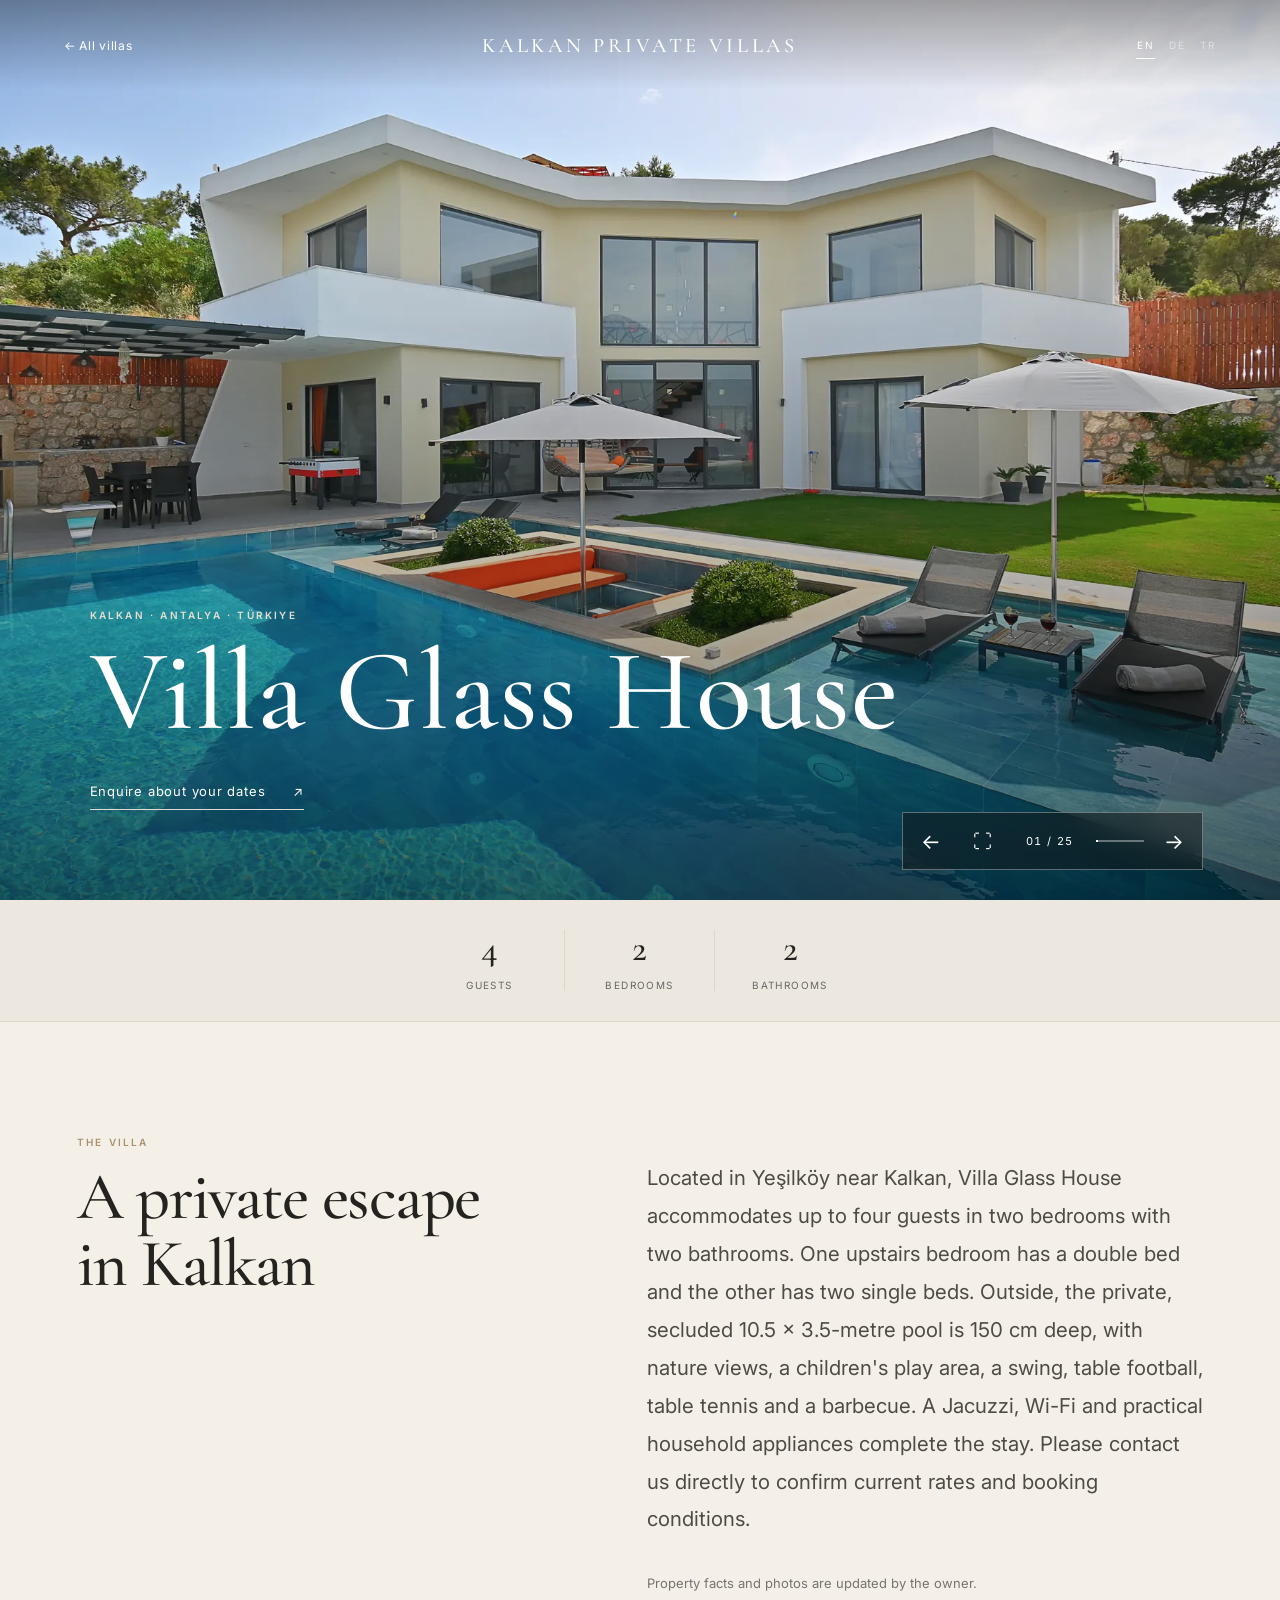
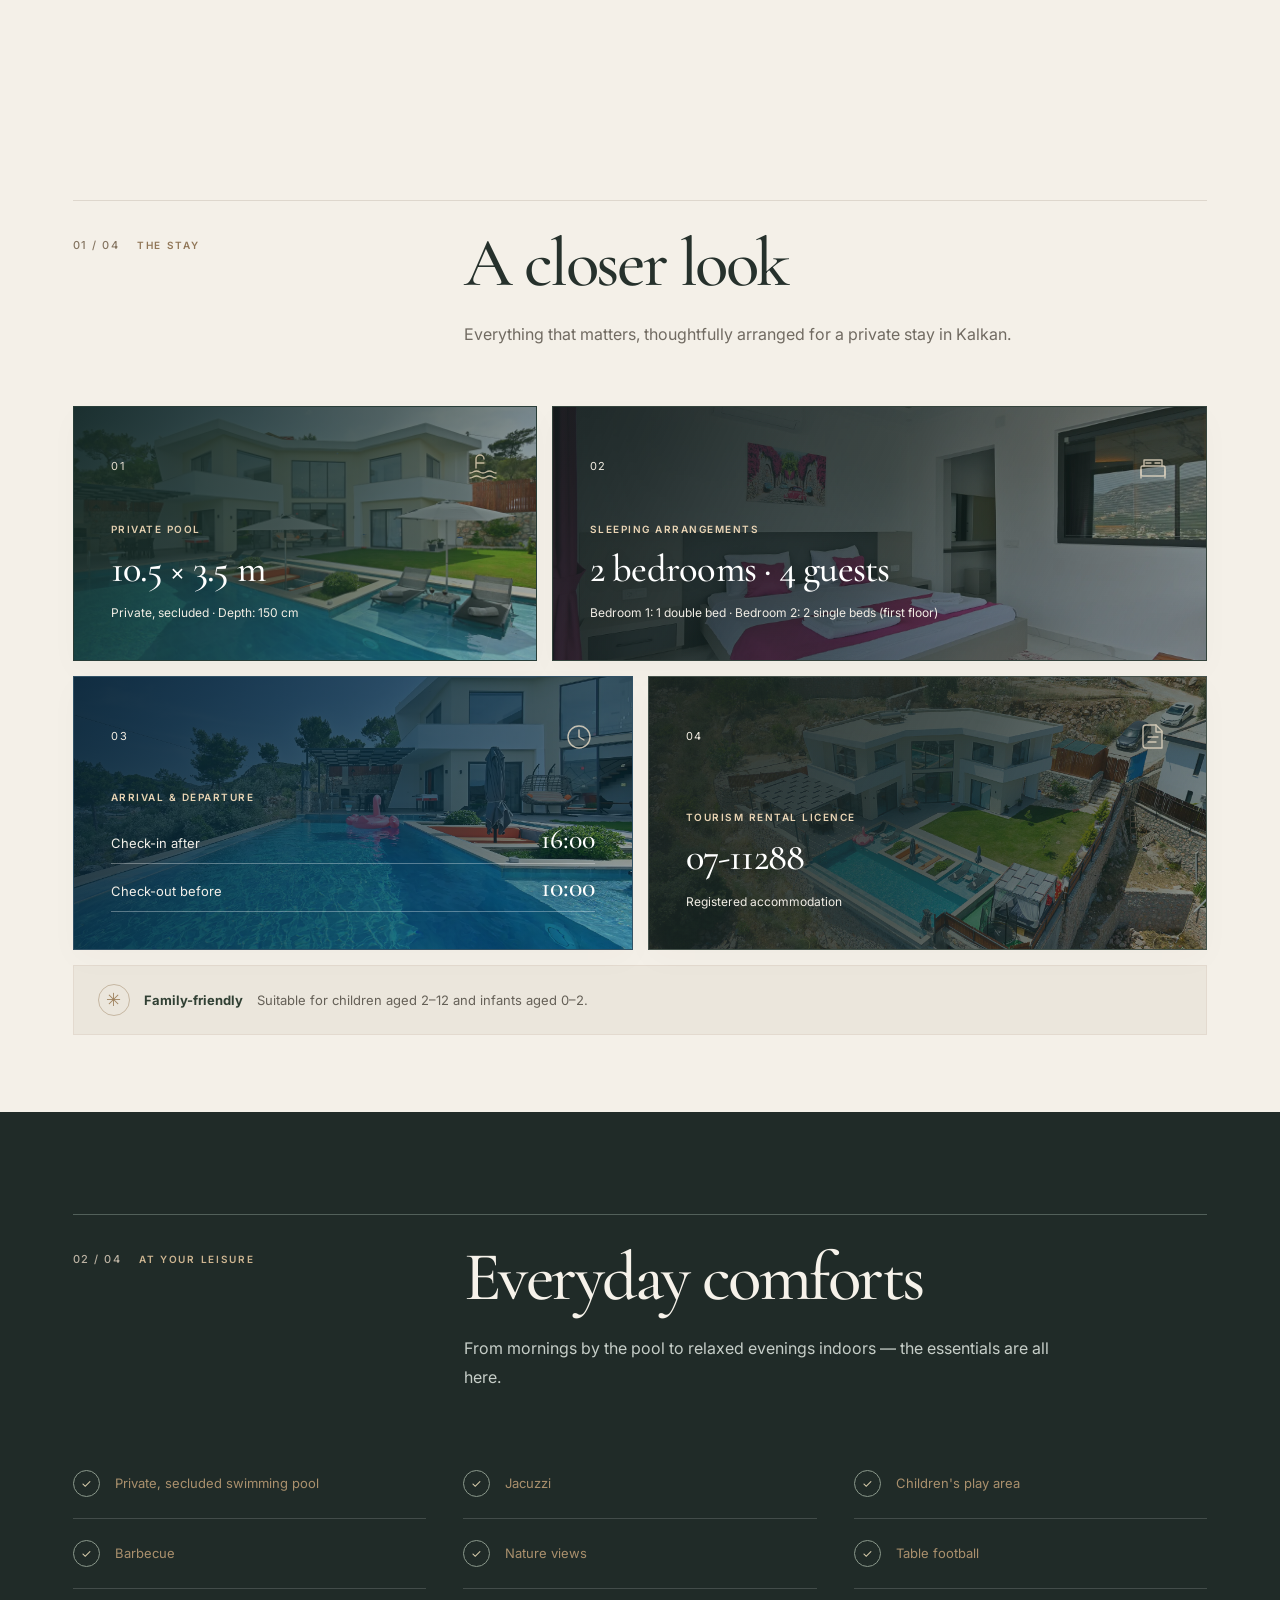
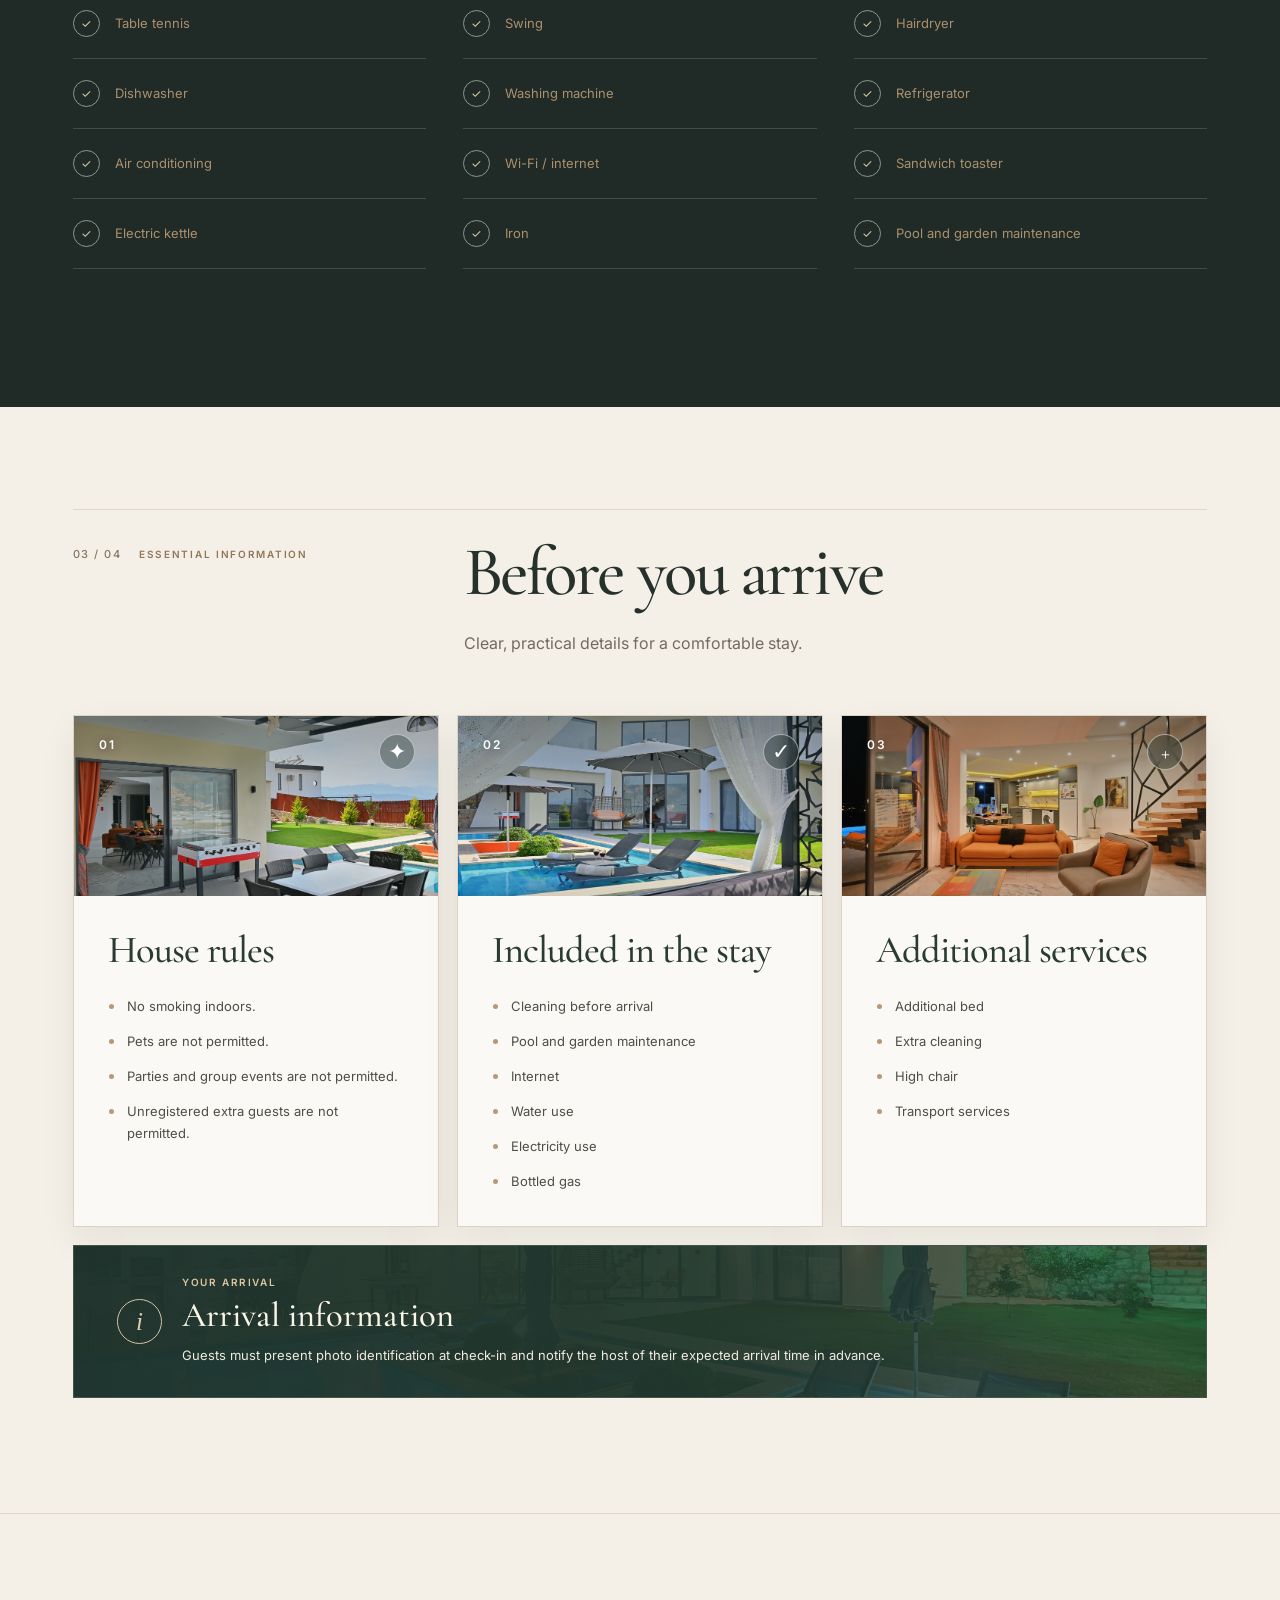
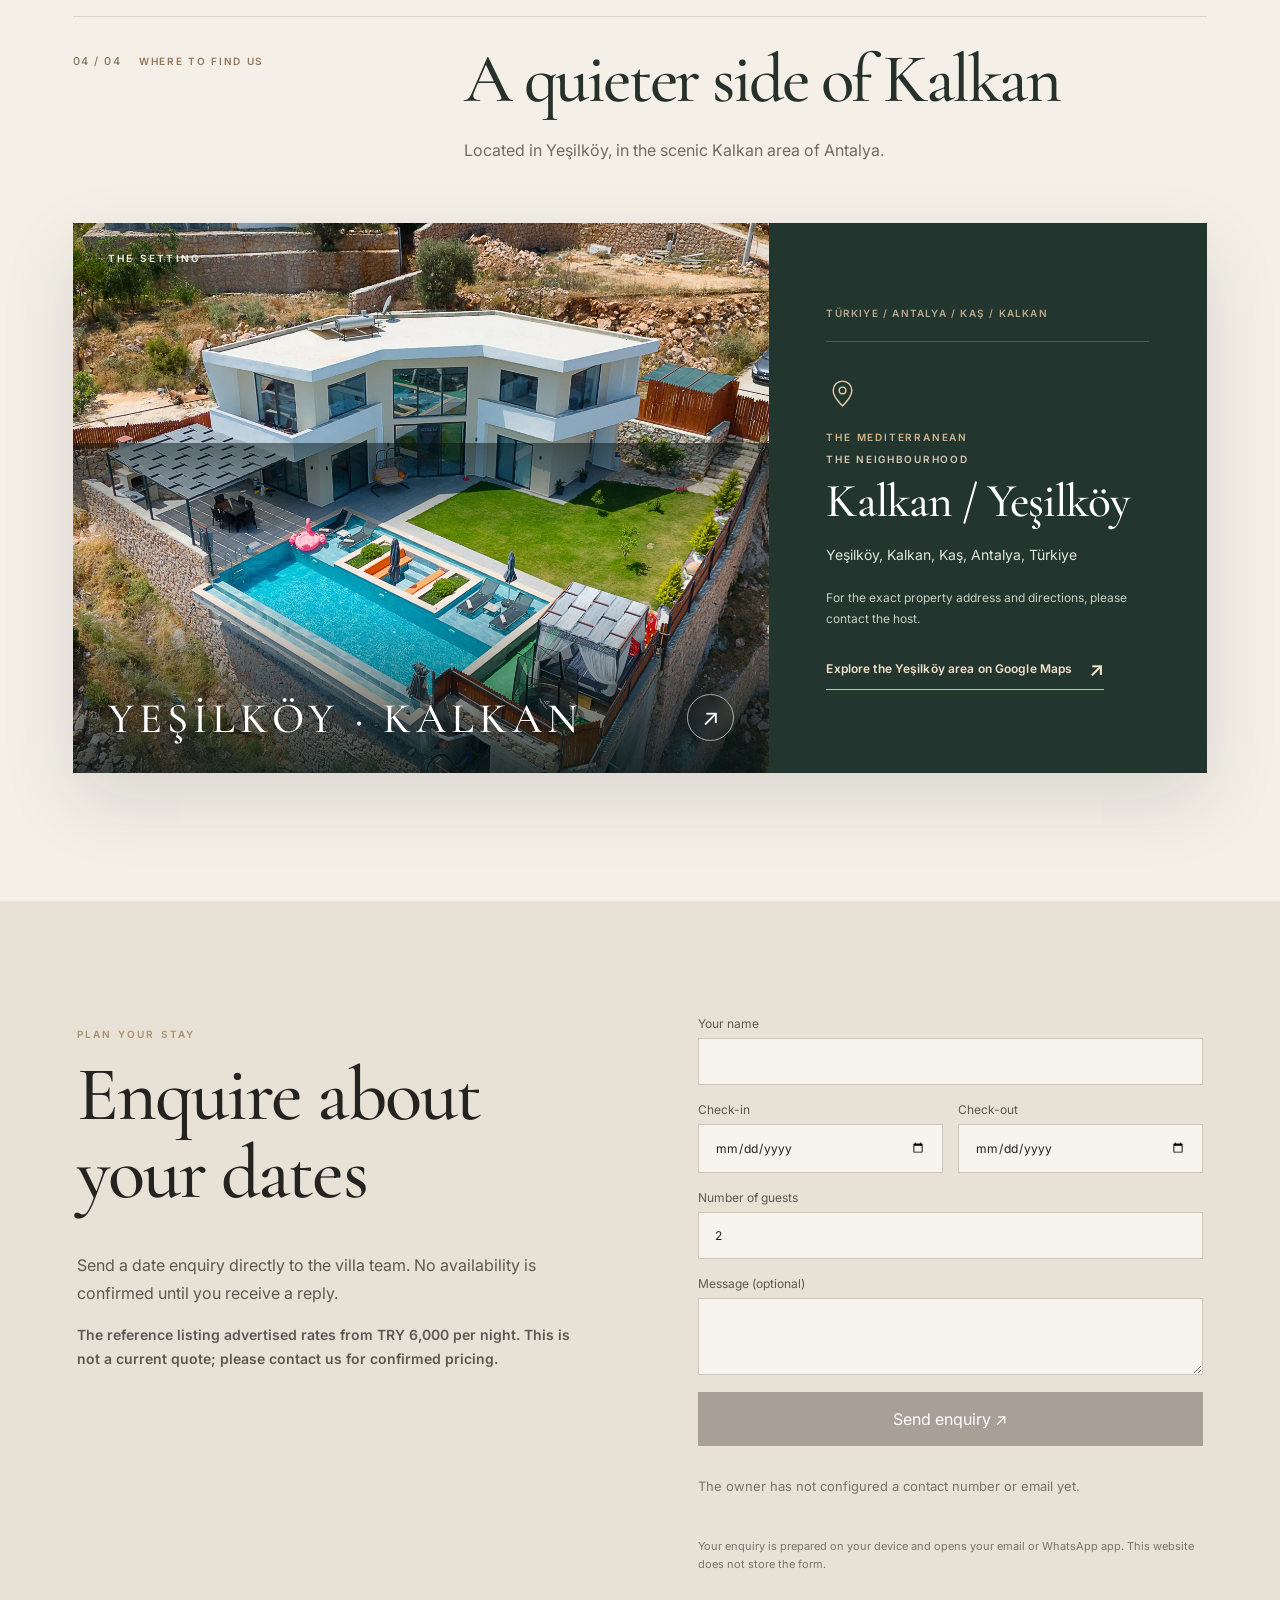
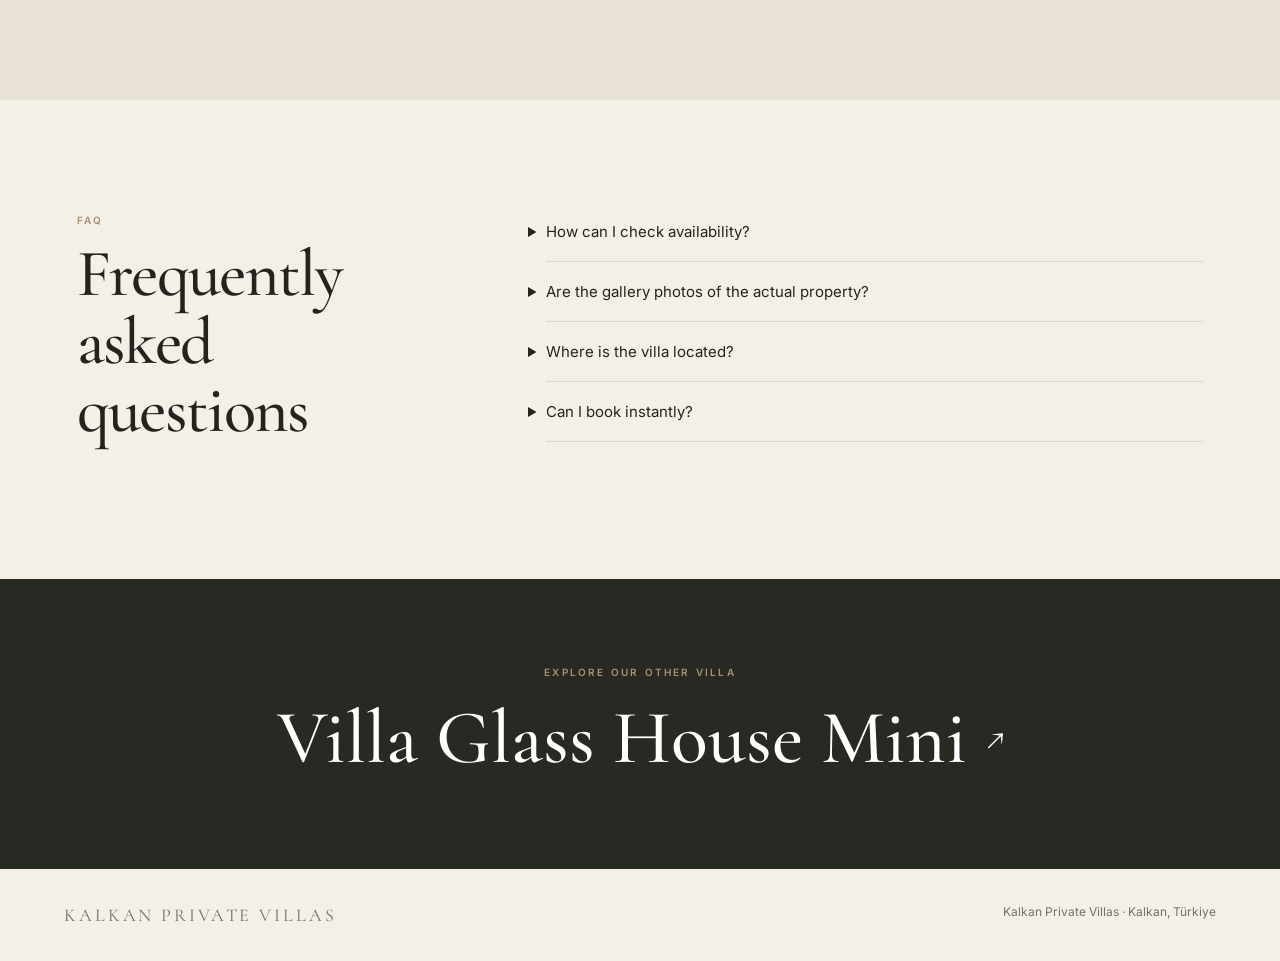
<file: villa.html>
<!doctype html><html lang="en"><head><meta charset="utf-8"><meta name="robots" content="noindex"><title>Villa redirect</title><script>const id=new URLSearchParams(location.search).get('id');const dest=(id==='villa-02'||id==='glass-house-mini')?'villa-glass-house-mini.html':'villa-glass-house.html';location.replace(dest);</script></head><body><a href="index.html">Kalkan Private Villas</a></body></html>
</file>
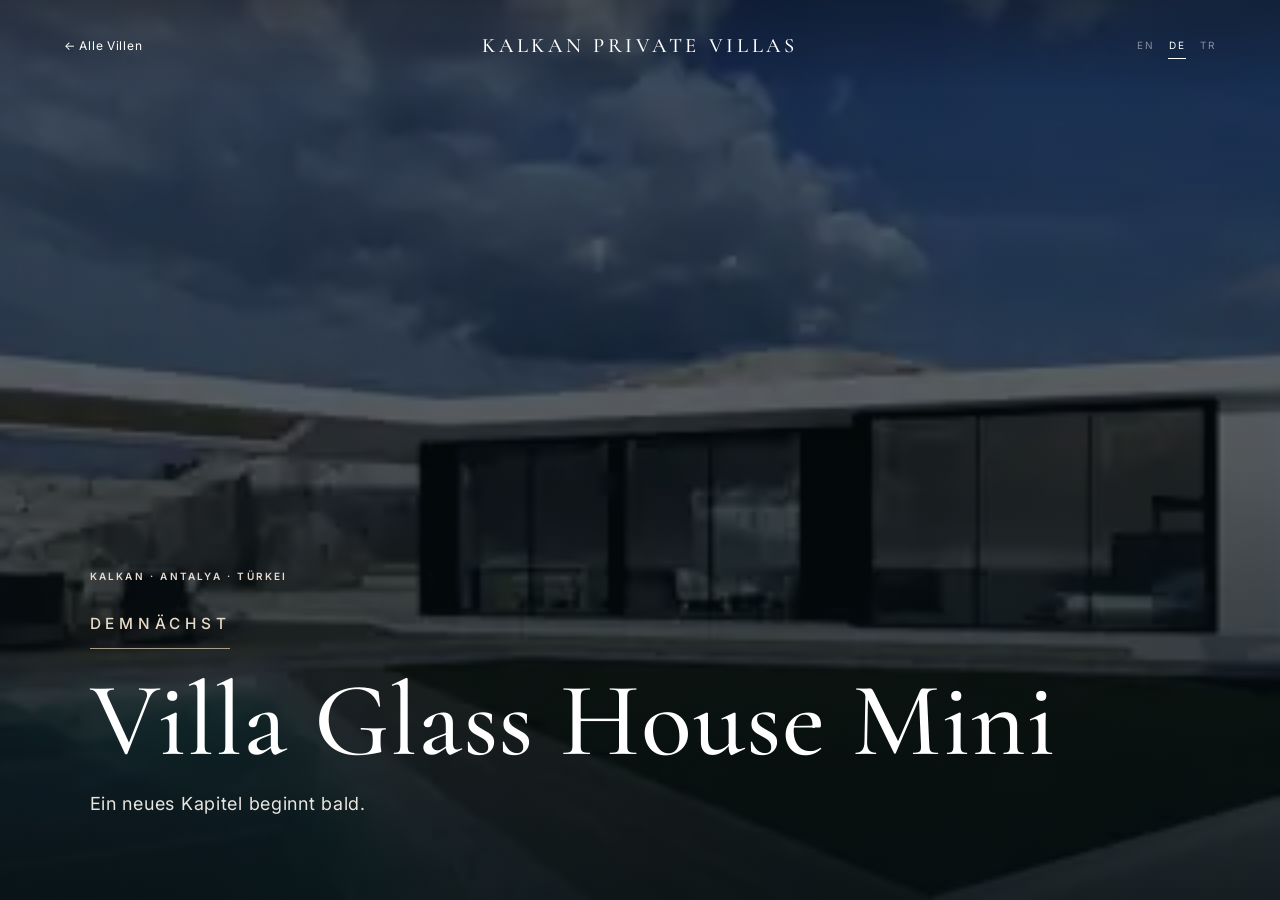
<file: de/villa-glass-house-mini.html>
<!doctype html><html lang="de"><head><meta charset="utf-8"><meta name="viewport" content="width=device-width, initial-scale=1"><meta name="theme-color" content="#f4f0e8"><title>Villa Glass House Mini — Demnächst | Kalkan Private Villas</title><meta name="description" content="Entdecken Sie die Villa Glass House Mini, unsere zweite Villa in Kalkan."><meta name="robots" content="index,follow,max-image-preview:large"><link rel="canonical" href="https://alperenklkn123.github.io/villa-websitesi/de/villa-glass-house-mini.html">  <link rel="alternate" hreflang="en" href="https://alperenklkn123.github.io/villa-websitesi/villa-glass-house-mini.html">
  <link rel="alternate" hreflang="de" href="https://alperenklkn123.github.io/villa-websitesi/de/villa-glass-house-mini.html">
  <link rel="alternate" hreflang="tr" href="https://alperenklkn123.github.io/villa-websitesi/tr/villa-glass-house-mini.html">
  <link rel="alternate" hreflang="x-default" href="https://alperenklkn123.github.io/villa-websitesi/villa-glass-house-mini.html">
  <meta property="og:type" content="website"><meta property="og:title" content="Villa Glass House Mini | Private Villa in Kalkan"><meta property="og:description" content="Entdecken Sie die Villa Glass House Mini, unsere zweite Villa in Kalkan."><meta property="og:url" content="https://alperenklkn123.github.io/villa-websitesi/de/villa-glass-house-mini.html"><meta name="twitter:card" content="summary"><link rel="preconnect" href="https://fonts.googleapis.com"><link rel="preconnect" href="https://fonts.gstatic.com" crossorigin><link href="https://fonts.googleapis.com/css2?family=Cormorant+Garamond:wght@400;500;600&family=Inter:wght@300;400;500;600&display=swap" rel="stylesheet"><link rel="stylesheet" href="../styles.css?v=20261116-mini-only"><script src="../site.js?v=20261116-mini" defer></script></head><body class="detail mini-teaser-only" data-page="villa" data-lang="de" data-id="glass-house-mini"><header class="detail-header"><a href="index.html" class="back">← Alle Villen</a><a class="brand brand-small" href="index.html">KALKAN PRIVATE VILLAS</a><nav class="languages" aria-label="Sprache"><a  href="../villa-glass-house-mini.html">EN</a><a aria-current="page" href="../de/villa-glass-house-mini.html">DE</a><a  href="../tr/villa-glass-house-mini.html">TR</a></nav></header><main><section class="detail-hero detail-hero--coming-soon" data-hero><img src="../assets/glass-house-mini/coming-soon.webp" width="400" height="225" loading="eager" fetchpriority="high" decoding="async" alt="Vorschau der Villa Glass House Mini mit Pool und moderner weißer Architektur"><div class="hero-shade"></div><div class="hero-content"><p class="eyebrow light">Kalkan · Antalya · Türkei</p><span class="mini-detail-soon-mark">DEMNÄCHST</span><h1 data-name>Villa Glass House Mini</h1><p class="mini-detail-soon-caption">Ein neues Kapitel beginnt bald.</p></div><span class="sample-tag" hidden></span></section>
</main><script type="application/ld+json">{"@context": "https://schema.org", "@type": "BreadcrumbList", "itemListElement": [{"@type": "ListItem", "position": 1, "name": "Kalkan Private Villas", "item": "https://alperenklkn123.github.io/villa-websitesi/de/index.html"}, {"@type": "ListItem", "position": 2, "name": "Villa Glass House Mini", "item": "https://alperenklkn123.github.io/villa-websitesi/de/villa-glass-house-mini.html"}]}</script></body></html>
</file>
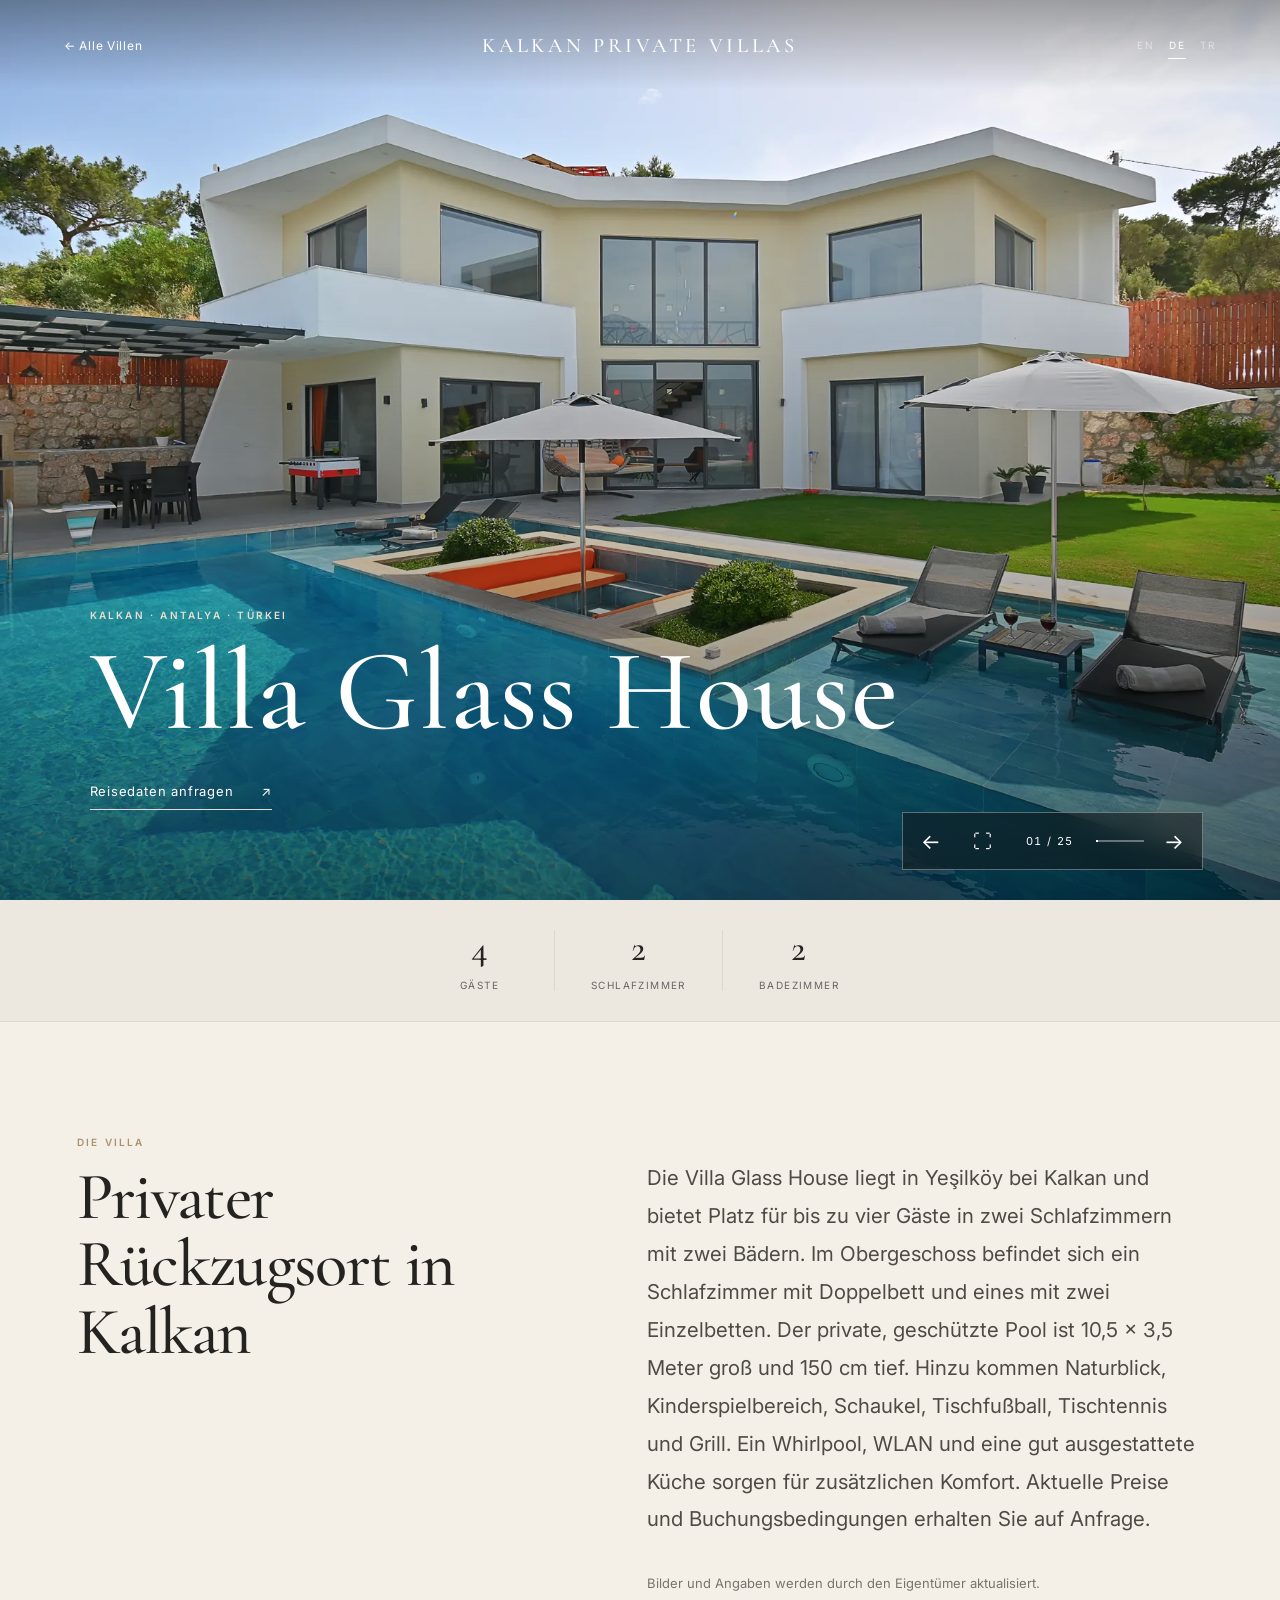
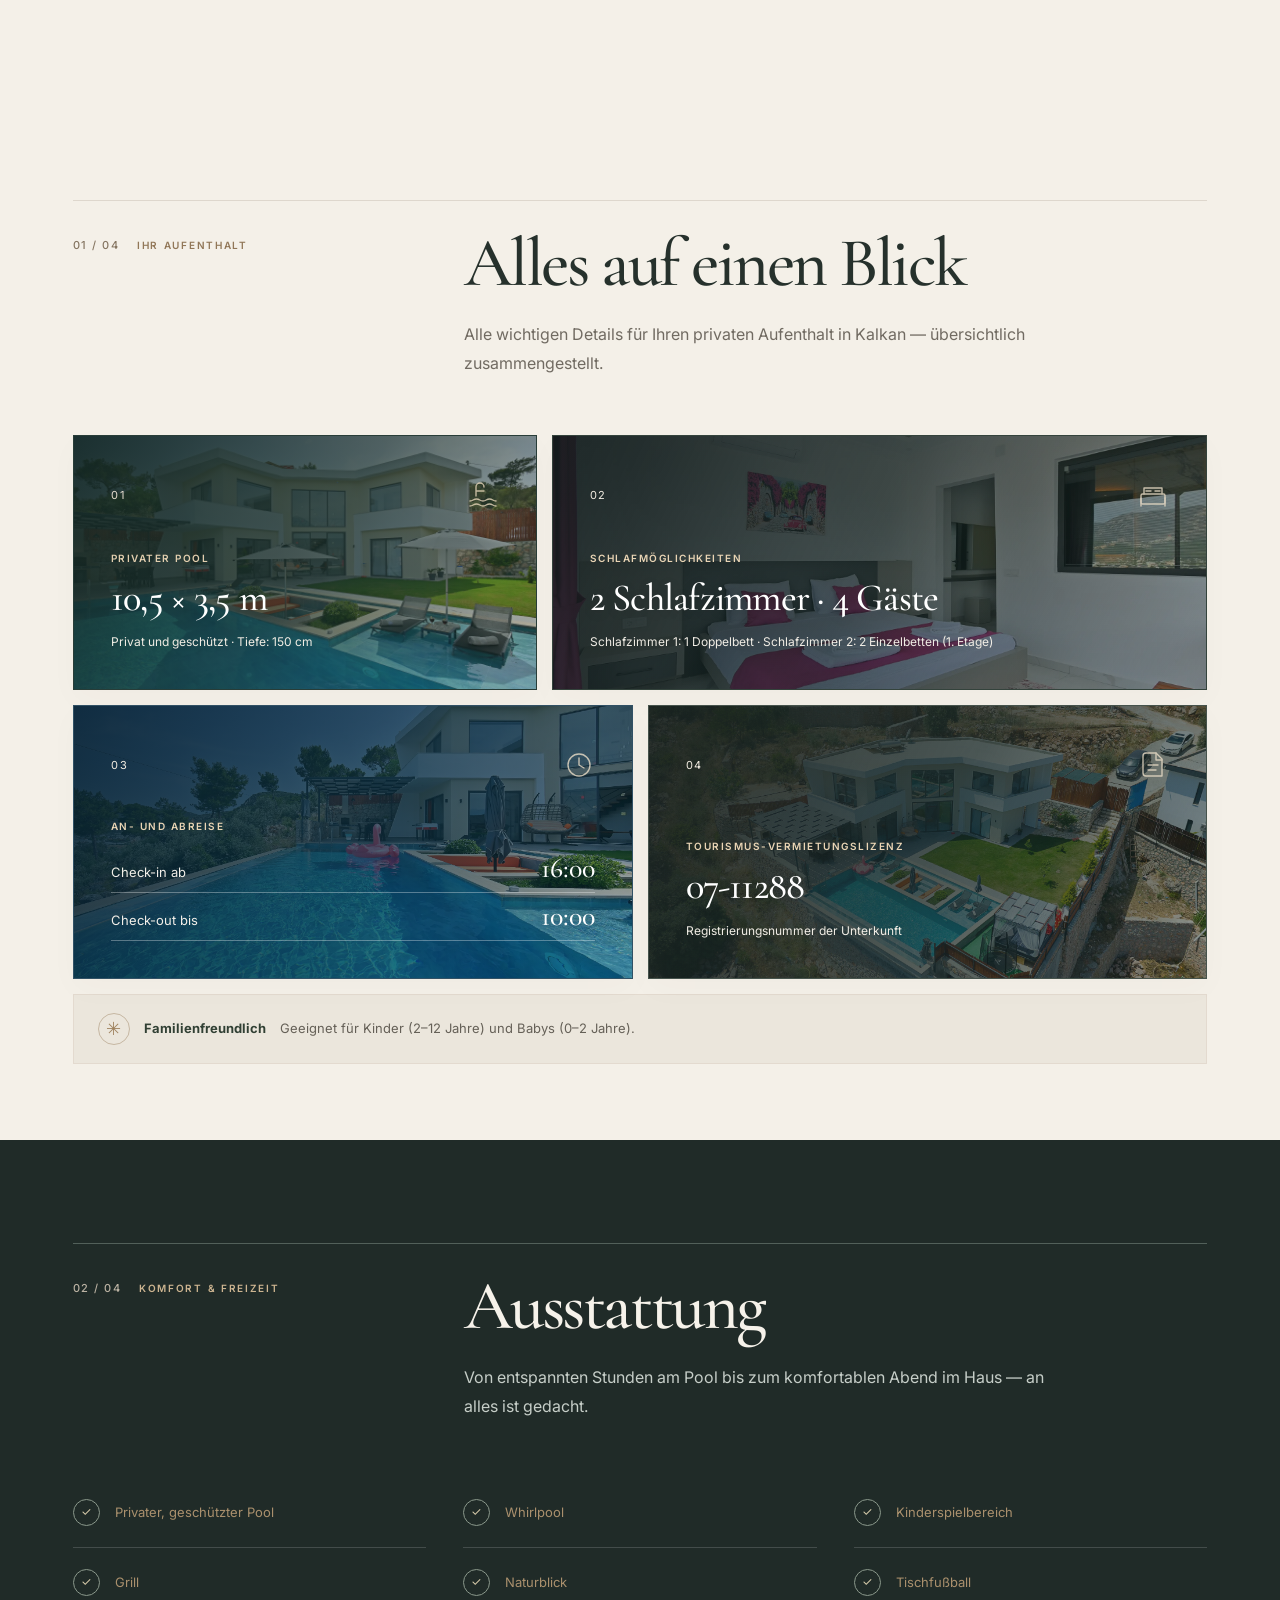
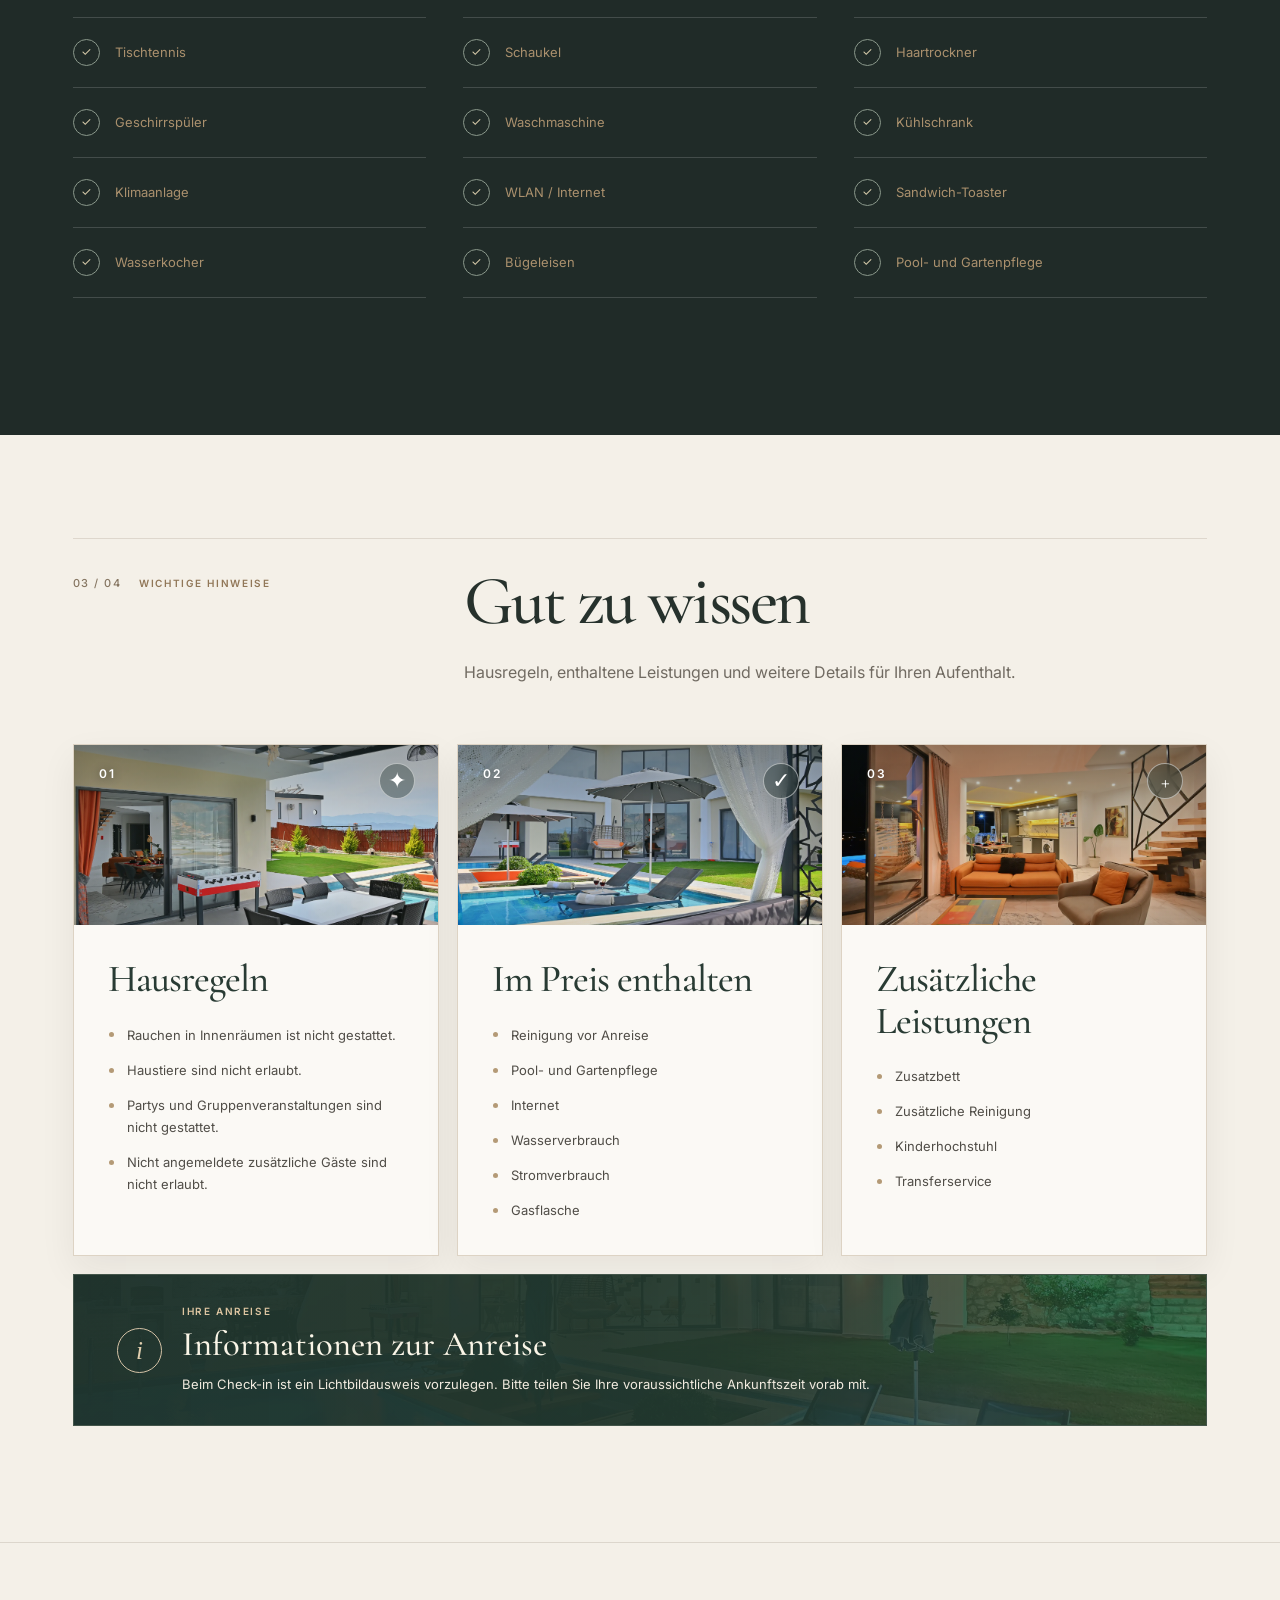
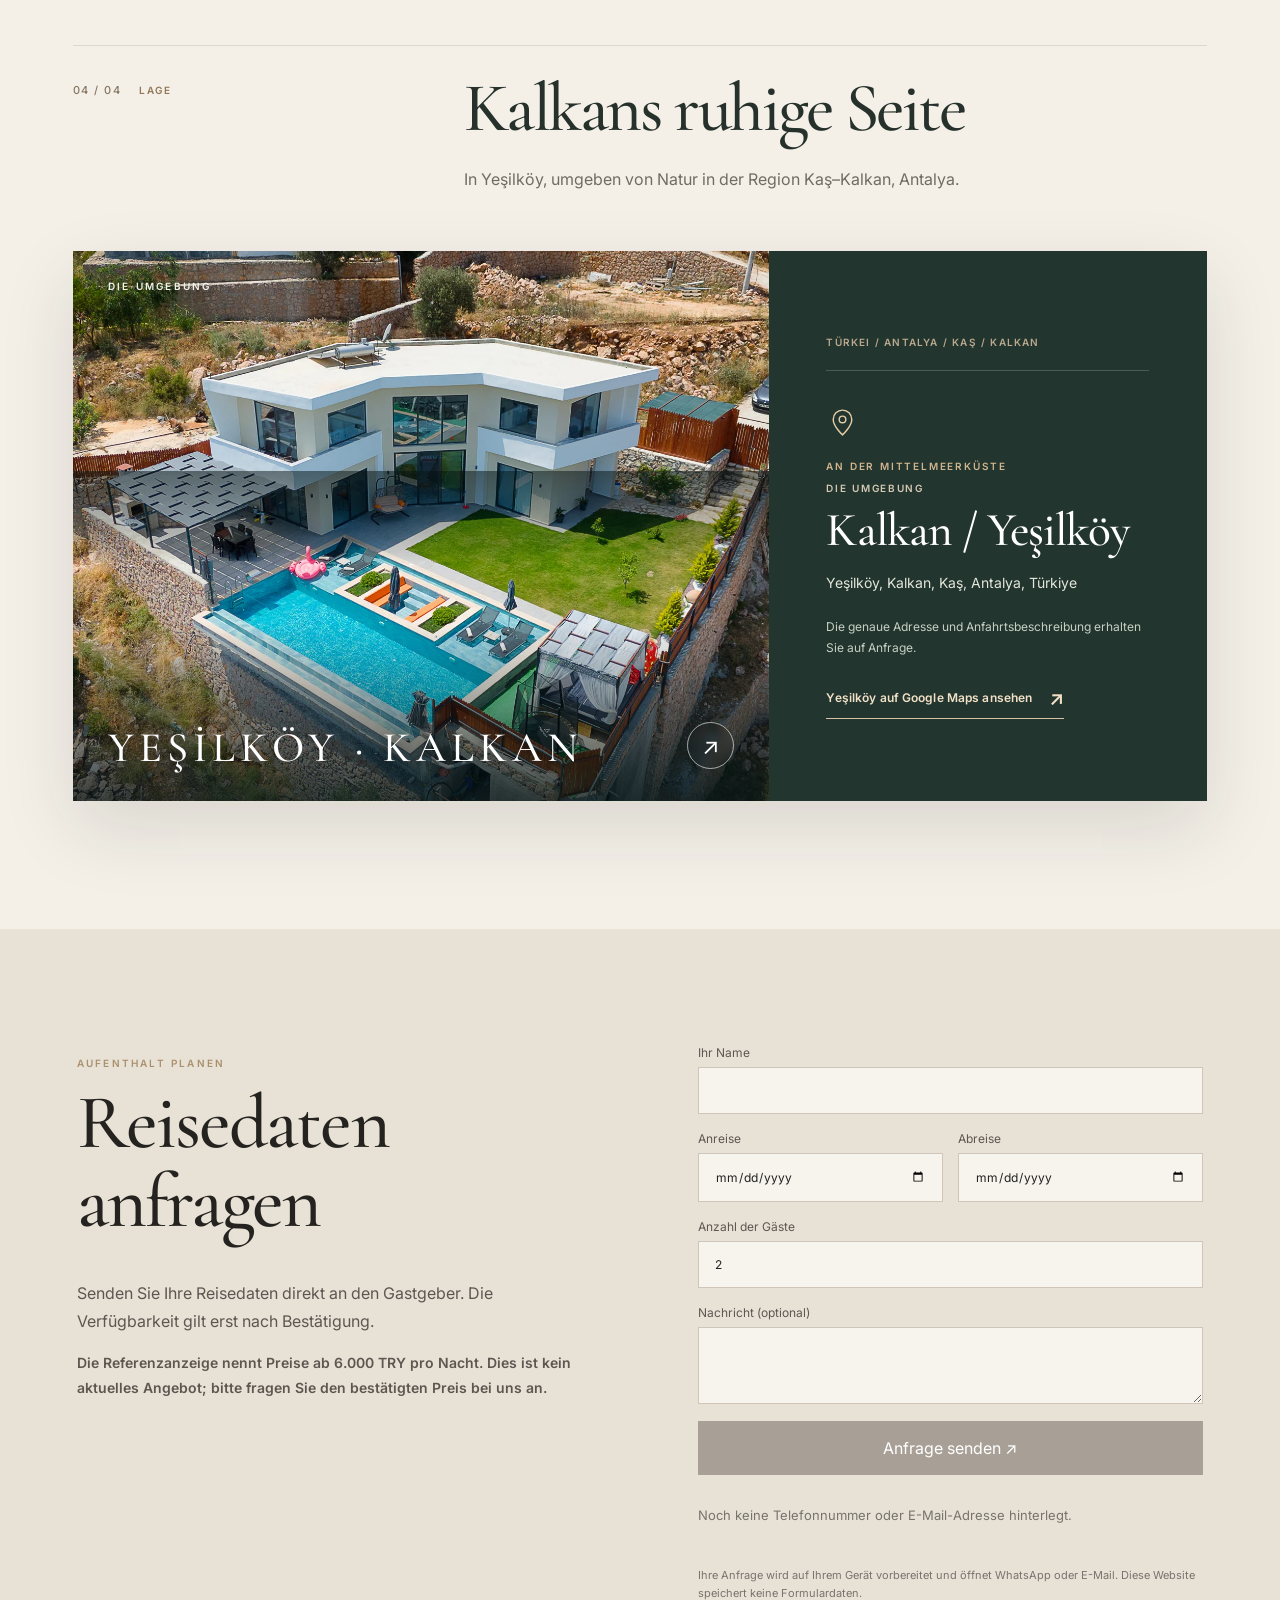
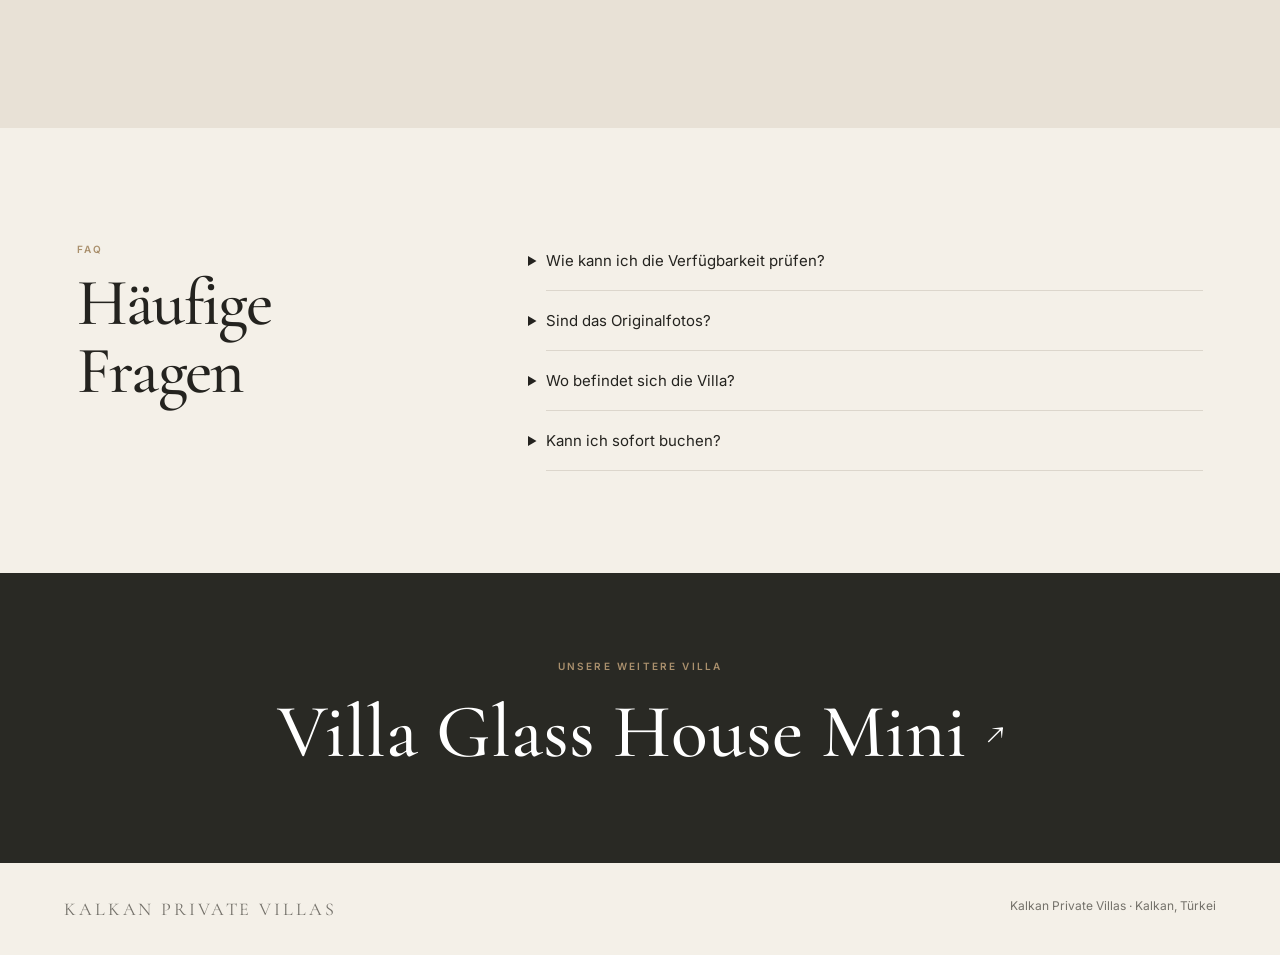
<file: de/villa-glass-house.html>
<!doctype html><html lang="de"><head><meta charset="utf-8"><meta name="viewport" content="width=device-width, initial-scale=1"><meta name="theme-color" content="#f4f0e8"><title>Villa Glass House | Private Villa in Kalkan</title><meta name="description" content="Ein privater Villenaufenthalt in Kalkan an der türkischen Mittelmeerküste."><meta name="robots" content="index,follow,max-image-preview:large"><link rel="canonical" href="https://alperenklkn123.github.io/villa-websitesi/de/villa-glass-house.html">  <link rel="alternate" hreflang="en" href="https://alperenklkn123.github.io/villa-websitesi/villa-glass-house.html">
  <link rel="alternate" hreflang="de" href="https://alperenklkn123.github.io/villa-websitesi/de/villa-glass-house.html">
  <link rel="alternate" hreflang="tr" href="https://alperenklkn123.github.io/villa-websitesi/tr/villa-glass-house.html">
  <link rel="alternate" hreflang="x-default" href="https://alperenklkn123.github.io/villa-websitesi/villa-glass-house.html">
  <meta property="og:type" content="website"><meta property="og:title" content="Villa Glass House | Private Villa in Kalkan"><meta property="og:description" content="Ein privater Villenaufenthalt in Kalkan an der türkischen Mittelmeerküste."><meta property="og:url" content="https://alperenklkn123.github.io/villa-websitesi/de/villa-glass-house.html"><meta name="twitter:card" content="summary_large_image"><link rel="preconnect" href="https://fonts.googleapis.com"><link rel="preconnect" href="https://fonts.gstatic.com" crossorigin><link href="https://fonts.googleapis.com/css2?family=Cormorant+Garamond:wght@400;500;600&family=Inter:wght@300;400;500;600&display=swap" rel="stylesheet"><link rel="stylesheet" href="../styles.css?v=20261116-guide2"><script src="../site.js?v=20261116-luxury" defer></script><meta property="og:image" content="https://alperenklkn123.github.io/villa-websitesi/assets/glass-house-real/social.jpg"><meta property="og:image:alt" content="Villa Glass House — Pool und Villa bei Tageslicht"></head><body class="detail" data-page="villa" data-lang="de" data-id="glass-house"><header class="detail-header"><a href="index.html" class="back">← Alle Villen</a><a class="brand brand-small" href="index.html">KALKAN PRIVATE VILLAS</a><nav class="languages" aria-label="Sprache"><a  href="../villa-glass-house.html">EN</a><a aria-current="page" href="../de/villa-glass-house.html">DE</a><a  href="../tr/villa-glass-house.html">TR</a></nav></header><main><section class="detail-hero hero-has-slider" data-hero><div class="hero-slider" data-slider tabindex="0" role="region" aria-roledescription="carousel" aria-label="Villa Glass House Fotos"><div class="hero-slider-track" data-slider-track><div class="hero-slide"><img src="../assets/glass-house-real/pool-villa.webp" width="1920" height="1280" fetchpriority="high" decoding="async" alt="Villa Glass House — Pool und Villa bei Tageslicht" draggable="false"></div></div></div><div class="hero-shade"></div><div class="hero-content"><p class="eyebrow light">Kalkan · Antalya · Türkei</p><h1 data-name>Villa Glass House</h1><a class="hero-link" href="#booking">Reisedaten anfragen <span aria-hidden="true">↗</span></a></div><div class="hero-slider-controls" data-slider-controls hidden><button type="button" class="slider-arrow" data-slider-prev aria-label="Vorheriges Foto">←</button><button type="button" class="slider-expand" data-slider-expand aria-label="Foto groß anzeigen">⛶</button><span class="slider-count" data-slider-count aria-live="polite">01 / 25</span><span class="slider-progress" aria-hidden="true"><span data-slider-progress></span></span><button type="button" class="slider-arrow" data-slider-next aria-label="Nächstes Foto">→</button></div><span class="sample-tag" hidden></span></section>
<section class="facts-bar" id="facts"><div class="fact" data-field="guests"><strong>4</strong><span>Gäste</span></div><div class="fact" data-field="bedrooms"><strong>2</strong><span>Schlafzimmer</span></div><div class="fact" data-field="bathrooms"><strong>2</strong><span>Badezimmer</span></div></section><section class="content-section intro"><div><p class="eyebrow">DIE VILLA</p><h2>Privater Rückzugsort in Kalkan</h2></div><div><p class="lead" data-description>Entdecken Sie die Villa Glass House in Kalkan. Sehen Sie sich die Galerie an und kontaktieren Sie den Gastgeber direkt, um Reisedaten und aktuelle Preise zu besprechen. Die Galerie zeigt Originalfotos der Villa Glass House. Bestätigte Ausstattungsdetails werden ergänzt.</p><p class="muted-note">Bilder und Angaben werden durch den Eigentümer aktualisiert.</p></div></section>
<section class="content-section property-overview gh-section" id="stay-details" aria-labelledby="gh-details-heading">
   <div class="gh-section-heading"><div class="gh-label-line"><span class="gh-section-number">01 / 04</span><p class="eyebrow">IHR AUFENTHALT</p></div><div class="gh-heading-copy"><h2 id="gh-details-heading">Alles auf einen Blick</h2><p>Alle wichtigen Details für Ihren privaten Aufenthalt in Kalkan — übersichtlich zusammengestellt.</p></div></div>
   <div class="property-facts-grid">
    <article class="property-fact property-fact--pool"><div class="property-fact-top"><span class="property-item-num">01</span><svg width="31" height="31" viewBox="0 0 32 32" fill="none" stroke="currentColor" stroke-width="1.4" stroke-linecap="round" stroke-linejoin="round" aria-hidden="true"><path d="M3 22c3.2 0 3.2-2 6.5-2s3.2 2 6.5 2 3.2-2 6.5-2 3.2 2 6.5 2M3 27c3.2 0 3.2-2 6.5-2s3.2 2 6.5 2 3.2-2 6.5-2 3.2 2 6.5 2"/><path d="M9 17V8a4 4 0 0 1 8 0M9 12h8"/></svg></div><p class="property-fact-label">Privater Pool</p><strong class="property-fact-value" data-pool-size>10,5 × 3,5 m</strong><p class="property-fact-sub" data-pool-details>Geschützt · 150 cm tief</p></article>
    <article class="property-fact property-fact--beds"><div class="property-fact-top"><span class="property-item-num">02</span><svg width="31" height="31" viewBox="0 0 32 32" fill="none" stroke="currentColor" stroke-width="1.4" stroke-linecap="round" stroke-linejoin="round" aria-hidden="true"><rect x="4" y="15" width="24" height="10" rx="1.5"/><path d="M4 19v8M28 19v8M7 15V9h18v6M9 12h5m4 0h5"/></svg></div><p class="property-fact-label">Schlafmöglichkeiten</p><strong class="property-fact-value" data-bed-capacity>2 Schlafzimmer · 4 Gäste</strong><p class="property-fact-sub" data-bed-layout>Zimmer 1: ein Doppelbett · Zimmer 2: zwei Einzelbetten (1. Etage)</p></article>
    <article class="property-fact property-fact--times"><div class="property-fact-top"><span class="property-item-num">03</span><svg width="31" height="31" viewBox="0 0 32 32" fill="none" stroke="currentColor" stroke-width="1.4" stroke-linecap="round" stroke-linejoin="round" aria-hidden="true"><circle cx="16" cy="16" r="11"/><path d="M16 9v7l5 3"/></svg></div><p class="property-fact-label">An- und Abreise</p><div class="property-time"><span>Check-in ab</span><strong data-check-in-after>16:00</strong></div><div class="property-time"><span>Check-out bis</span><strong data-check-out-before>10:00</strong></div></article>
    <article class="property-fact property-fact--licence"><div class="property-fact-top"><span class="property-item-num">04</span><svg width="31" height="31" viewBox="0 0 32 32" fill="none" stroke="currentColor" stroke-width="1.4" stroke-linecap="round" stroke-linejoin="round" aria-hidden="true"><path d="M9 4h10l6 6v17H9a3 3 0 0 1-3-3V7a3 3 0 0 1 3-3Z"/><path d="M19 4v7h6M11 16h10m-10 5h8"/></svg></div><p class="property-fact-label">Tourismus-Vermietungslizenz</p><strong class="property-fact-value" data-registration-number>07-11288</strong><p class="property-fact-sub">Registrierungsnummer der Unterkunft</p></article>
   </div>
   <div class="property-family-note"><span class="property-family-icon" aria-hidden="true">✳</span><strong>Familienfreundlich</strong><span data-family-note>Geeignet für Kinder (2–12 Jahre) und Babys (0–2 Jahre).</span></div>
  </section>
  <section class="content-section feature-section gh-amenities gh-section" aria-labelledby="gh-amenities-heading">
    <div class="gh-amenities-inner"><div class="gh-section-heading"><div class="gh-label-line"><span class="gh-section-number">02 / 04</span><p class="eyebrow">KOMFORT & FREIZEIT</p></div><div class="gh-heading-copy"><h2 id="gh-amenities-heading">Ausstattung</h2><p>Von entspannten Stunden am Pool bis zum komfortablen Abend im Haus — an alles ist gedacht.</p></div></div>
     <div class="amenities" id="amenities" role="list"><div class="amenity-item" role="listitem"><span class="amenity-mark" aria-hidden="true">✓</span><span class="amenity-copy">Privater, geschützter Pool</span></div><div class="amenity-item" role="listitem"><span class="amenity-mark" aria-hidden="true">✓</span><span class="amenity-copy">Whirlpool</span></div><div class="amenity-item" role="listitem"><span class="amenity-mark" aria-hidden="true">✓</span><span class="amenity-copy">Kinderspielbereich</span></div><div class="amenity-item" role="listitem"><span class="amenity-mark" aria-hidden="true">✓</span><span class="amenity-copy">Grill</span></div><div class="amenity-item" role="listitem"><span class="amenity-mark" aria-hidden="true">✓</span><span class="amenity-copy">Naturblick</span></div><div class="amenity-item" role="listitem"><span class="amenity-mark" aria-hidden="true">✓</span><span class="amenity-copy">Tischfußball</span></div><div class="amenity-item" role="listitem"><span class="amenity-mark" aria-hidden="true">✓</span><span class="amenity-copy">Tischtennis</span></div><div class="amenity-item" role="listitem"><span class="amenity-mark" aria-hidden="true">✓</span><span class="amenity-copy">Schaukel</span></div><div class="amenity-item" role="listitem"><span class="amenity-mark" aria-hidden="true">✓</span><span class="amenity-copy">Haartrockner</span></div><div class="amenity-item" role="listitem"><span class="amenity-mark" aria-hidden="true">✓</span><span class="amenity-copy">Geschirrspüler</span></div><div class="amenity-item" role="listitem"><span class="amenity-mark" aria-hidden="true">✓</span><span class="amenity-copy">Waschmaschine</span></div><div class="amenity-item" role="listitem"><span class="amenity-mark" aria-hidden="true">✓</span><span class="amenity-copy">Kühlschrank</span></div><div class="amenity-item" role="listitem"><span class="amenity-mark" aria-hidden="true">✓</span><span class="amenity-copy">Klimaanlage</span></div><div class="amenity-item" role="listitem"><span class="amenity-mark" aria-hidden="true">✓</span><span class="amenity-copy">WLAN / Internet</span></div><div class="amenity-item" role="listitem"><span class="amenity-mark" aria-hidden="true">✓</span><span class="amenity-copy">Sandwich-Toaster</span></div><div class="amenity-item" role="listitem"><span class="amenity-mark" aria-hidden="true">✓</span><span class="amenity-copy">Wasserkocher</span></div><div class="amenity-item" role="listitem"><span class="amenity-mark" aria-hidden="true">✓</span><span class="amenity-copy">Bügeleisen</span></div><div class="amenity-item" role="listitem"><span class="amenity-mark" aria-hidden="true">✓</span><span class="amenity-copy">Pool- und Gartenpflege</span></div></div>
    </div>
  </section>
  <section class="content-section terms-section gh-section" aria-labelledby="gh-terms-heading">
    <div class="gh-section-heading"><div class="gh-label-line"><span class="gh-section-number">03 / 04</span><p class="eyebrow">WICHTIGE HINWEISE</p></div><div class="gh-heading-copy"><h2 id="gh-terms-heading">Gut zu wissen</h2><p>Hausregeln, enthaltene Leistungen und weitere Details für Ihren Aufenthalt.</p></div></div>
    <div class="terms-cards">
     <article class="terms-card terms-card--rules"><div class="terms-card-media"><img src="../assets/glass-house-real/outdoor-dining.webp" loading="lazy" decoding="async" alt="Überdachter Ess- und Freizeitbereich der Villa Glass House"><span class="terms-index">01</span><span class="terms-glyph" aria-hidden="true">✦</span></div><div class="terms-card-body"><h3>Hausregeln</h3><ul data-house-rules><li>Rauchen in Innenräumen ist nicht gestattet.</li><li>Haustiere sind nicht erlaubt.</li><li>Partys und Gruppenveranstaltungen sind nicht gestattet.</li><li>Nicht angemeldete zusätzliche Gäste sind nicht erlaubt.</li></ul></div></article>
     <article class="terms-card terms-card--included"><div class="terms-card-media"><img src="../assets/glass-house-real/cabana-view.webp" loading="lazy" decoding="async" alt="Sitzbereich mit Blick auf den privaten Pool"><span class="terms-index">02</span><span class="terms-glyph" aria-hidden="true">✓</span></div><div class="terms-card-body"><h3>Im Preis enthalten</h3><ul data-included-services><li>Reinigung vor Anreise</li><li>Pool- und Gartenpflege</li><li>Internet</li><li>Wasserverbrauch</li><li>Stromverbrauch</li><li>Gasflasche</li></ul></div></article>
     <article class="terms-card terms-card--extras"><div class="terms-card-media"><img src="../assets/glass-house-real/living-evening.webp" loading="lazy" decoding="async" alt="Wohnzimmer der Villa Glass House am Abend"><span class="terms-index">03</span><span class="terms-glyph" aria-hidden="true">+</span></div><div class="terms-card-body"><h3>Zusätzliche Leistungen</h3><ul data-excluded-services><li>Zusatzbett</li><li>Zusätzliche Reinigung</li><li>Kinderhochstuhl</li><li>Transferservice</li></ul></div></article>
    </div>
    <div class="arrival-note arrival-note--editorial"><span class="arrival-symbol" aria-hidden="true">i</span><div><span class="arrival-kicker">IHRE ANREISE</span><strong>Informationen zur Anreise</strong><p data-arrival-note>Beim Check-in ist ein Lichtbildausweis vorzulegen. Bitte teilen Sie Ihre voraussichtliche Ankunftszeit vorab mit.</p></div></div>
  </section>
  <section class="content-section location-section gh-location gh-section" aria-labelledby="gh-location-heading">
    <div class="gh-section-heading"><div class="gh-label-line"><span class="gh-section-number">04 / 04</span><p class="eyebrow">LAGE</p></div><div class="gh-heading-copy"><h2 id="gh-location-heading">Kalkans ruhige Seite</h2><p>In Yeşilköy, umgeben von Natur in der Region Kaş–Kalkan, Antalya.</p></div></div>
    <div class="gh-location-layout gh-location-layout--feature">
      <div class="gh-location-photo"><span class="gh-location-photo-eyebrow">DIE UMGEBUNG</span><img src="../assets/glass-house-real/aerial.webp" loading="lazy" decoding="async" width="1920" height="1080" alt="Luftaufnahme der Villa Glass House und ihrer Umgebung"><div class="gh-location-photo-bottom"><span class="gh-location-photo-label">YEŞİLKÖY · KALKAN</span><span class="gh-location-photo-decor" aria-hidden="true">↗</span></div></div>
      <div class="gh-location-info"><p class="gh-location-trail">TÜRKEI / ANTALYA / KAŞ / KALKAN</p><div class="gh-location-icon"><svg width="31" height="31" viewBox="0 0 32 32" fill="none" stroke="currentColor" stroke-width="1.4" stroke-linecap="round" stroke-linejoin="round" aria-hidden="true"><path d="M16 28s9-8.3 9-15a9 9 0 0 0-18 0c0 6.7 9 15 9 15Z"/><circle cx="16" cy="13" r="3.2"/></svg></div><span class="gh-location-kicker">AN DER MITTELMEERKÜSTE</span><span class="gh-location-small">Die Umgebung</span><h3>Kalkan / Yeşilköy</h3><p id="addressNote">Yeşilköy, Kalkan, Kaş, Antalya, Türkiye</p><div class="distance-list" id="distanceList"></div><p class="gh-location-footnote">Die genaue Adresse und Anfahrtsbeschreibung erhalten Sie auf Anfrage.</p><a class="gh-location-link" href="https://www.google.com/maps/search/?api=1&amp;query=Ye%C5%9Filk%C3%B6y%2C%20Kalkan%2C%20Ka%C5%9F%2C%20Antalya" target="_blank" rel="noopener noreferrer">Yeşilköy auf Google Maps ansehen<span aria-hidden="true">↗</span></a></div>
    </div>
  </section>
 <section class="booking-wrap" id="booking"><div class="booking-inner"><div class="booking-copy"><p class="eyebrow">Aufenthalt planen</p><h2>Reisedaten anfragen</h2><p>Senden Sie Ihre Reisedaten direkt an den Gastgeber. Die Verfügbarkeit gilt erst nach Bestätigung.</p><p class="booking-rate" data-price>Die Referenzanzeige nennt Preise ab 6.000 TRY pro Nacht. Dies ist kein aktuelles Angebot; bitte fragen Sie den bestätigten Preis bei uns an.</p></div><form class="booking-form" id="bookingForm"><label>Ihr Name<input type="text" name="guestName" autocomplete="name" required maxlength="100"></label><div class="date-fields"><label>Anreise<input type="date" name="start" required></label><label>Abreise<input type="date" name="end" required></label></div><label>Anzahl der Gäste<input type="number" name="guests" min="1" step="1" required value="2"></label><label>Nachricht (optional)<textarea name="message" rows="3" maxlength="1500"></textarea></label><button type="submit" class="primary-btn" disabled>Anfrage senden ↗</button><p role="status" id="formStatus" class="muted-note">Kontaktdaten fehlen noch. Sobald eine Telefonnummer oder E-Mail-Adresse hinterlegt ist, können Sie eine Anfrage senden.</p><p class="privacy-note">Ihre Anfrage wird auf Ihrem Gerät vorbereitet und öffnet WhatsApp oder E-Mail. Diese Website speichert keine Formulardaten.</p></form></div></section>
<section class="content-section faq-section"><div><p class="eyebrow">FAQ</p><h2>Häufige Fragen</h2></div><div class="faq-list"><details><summary>Wie kann ich die Verfügbarkeit prüfen?</summary><p>Senden Sie Ihre Daten über das Anfrageformular, sobald die Kontaktdaten eingerichtet sind. Der Gastgeber muss die Verfügbarkeit bestätigen.</p></details><details><summary>Sind das Originalfotos?</summary><p>Ja. Diese Galerie zeigt vom Eigentümer bereitgestellte Originalfotos der Villa Glass House.</p></details><details><summary>Wo befindet sich die Villa?</summary><p>Die Villa liegt im Raum Kalkan in Antalya, Türkei. Die genaue Lage bestätigt der Gastgeber.</p></details><details><summary>Kann ich sofort buchen?</summary><p>Nein. Erst nach einer Bestätigung durch den Gastgeber entsteht eine Buchung.</p></details></div></section><section class="next-villa"><p class="eyebrow">Unsere weitere Villa</p><a href="villa-glass-house-mini.html">Villa Glass House Mini <span>↗</span></a></section></main>
<footer class="site-footer"><a href="index.html">KALKAN PRIVATE VILLAS</a><span>Kalkan Private Villas · Kalkan, Türkei</span></footer><div id="lightbox" class="lightbox" role="dialog" aria-modal="true" aria-label="Fotovorschau" hidden><button type="button" class="close-lightbox" aria-label="Close">×</button><img alt="Gallery preview"></div><script type="application/ld+json">{"@context": "https://schema.org", "@type": "BreadcrumbList", "itemListElement": [{"@type": "ListItem", "position": 1, "name": "Kalkan Private Villas", "item": "https://alperenklkn123.github.io/villa-websitesi/de/index.html"}, {"@type": "ListItem", "position": 2, "name": "Villa Glass House", "item": "https://alperenklkn123.github.io/villa-websitesi/de/villa-glass-house.html"}]}</script></body></html>
</file>
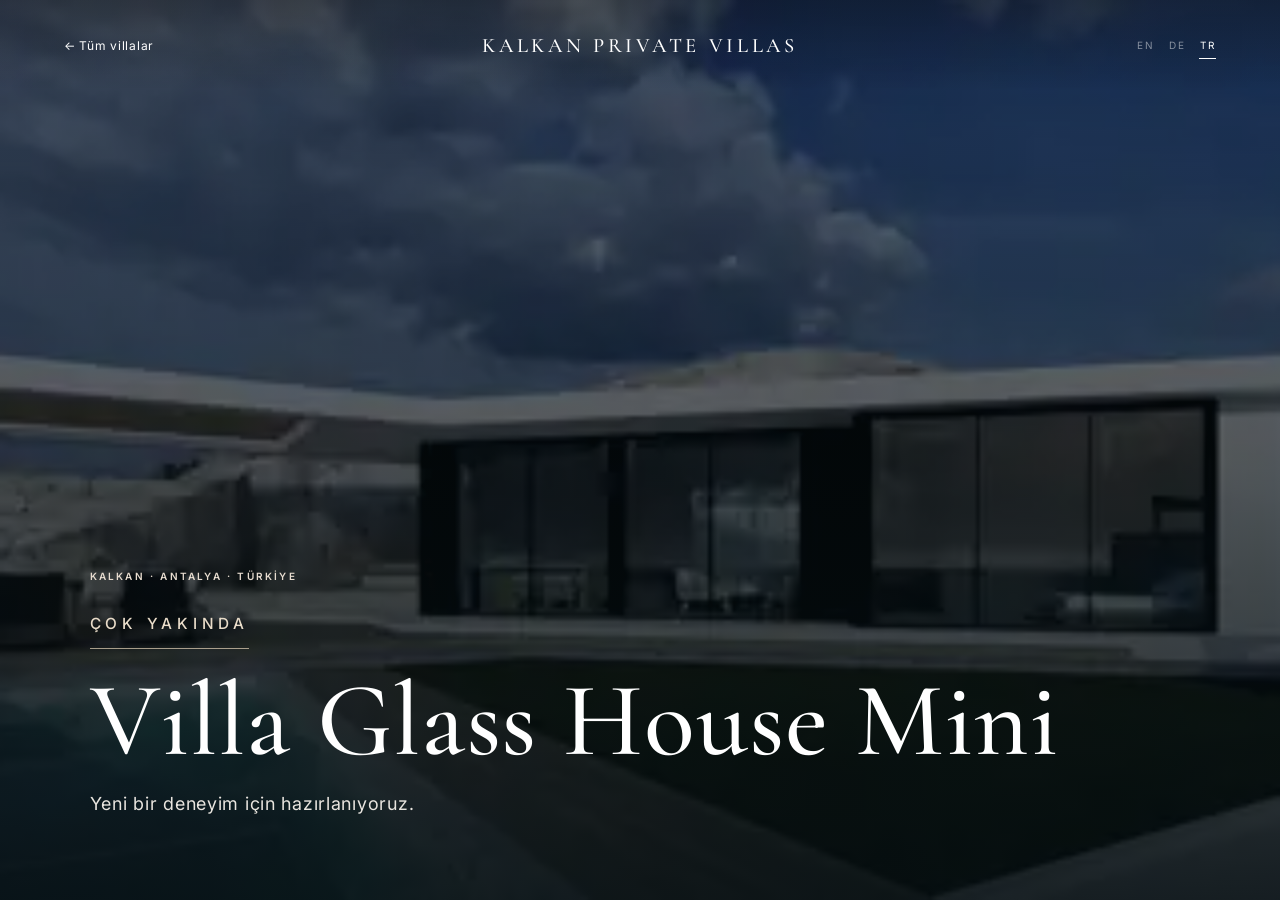
<file: tr/villa-glass-house-mini.html>
<!doctype html><html lang="tr"><head><meta charset="utf-8"><meta name="viewport" content="width=device-width, initial-scale=1"><meta name="theme-color" content="#f4f0e8"><title>Villa Glass House Mini — Çok Yakında | Kalkan Private Villas</title><meta name="description" content="Kalkan’daki ikinci villamız Villa Glass House Mini’yi keşfedin."><meta name="robots" content="index,follow,max-image-preview:large"><link rel="canonical" href="https://alperenklkn123.github.io/villa-websitesi/tr/villa-glass-house-mini.html">  <link rel="alternate" hreflang="en" href="https://alperenklkn123.github.io/villa-websitesi/villa-glass-house-mini.html">
  <link rel="alternate" hreflang="de" href="https://alperenklkn123.github.io/villa-websitesi/de/villa-glass-house-mini.html">
  <link rel="alternate" hreflang="tr" href="https://alperenklkn123.github.io/villa-websitesi/tr/villa-glass-house-mini.html">
  <link rel="alternate" hreflang="x-default" href="https://alperenklkn123.github.io/villa-websitesi/villa-glass-house-mini.html">
  <meta property="og:type" content="website"><meta property="og:title" content="Villa Glass House Mini | Kalkan Villa Konaklama"><meta property="og:description" content="Kalkan’daki ikinci villamız Villa Glass House Mini’yi keşfedin."><meta property="og:url" content="https://alperenklkn123.github.io/villa-websitesi/tr/villa-glass-house-mini.html"><meta name="twitter:card" content="summary"><link rel="preconnect" href="https://fonts.googleapis.com"><link rel="preconnect" href="https://fonts.gstatic.com" crossorigin><link href="https://fonts.googleapis.com/css2?family=Cormorant+Garamond:wght@400;500;600&family=Inter:wght@300;400;500;600&display=swap" rel="stylesheet"><link rel="stylesheet" href="../styles.css?v=20261116-mini-only"><script src="../site.js?v=20261116-mini" defer></script></head><body class="detail mini-teaser-only" data-page="villa" data-lang="tr" data-id="glass-house-mini"><header class="detail-header"><a href="index.html" class="back">← Tüm villalar</a><a class="brand brand-small" href="index.html">KALKAN PRIVATE VILLAS</a><nav class="languages" aria-label="Dil"><a  href="../villa-glass-house-mini.html">EN</a><a  href="../de/villa-glass-house-mini.html">DE</a><a aria-current="page" href="../tr/villa-glass-house-mini.html">TR</a></nav></header><main><section class="detail-hero detail-hero--coming-soon" data-hero><img src="../assets/glass-house-mini/coming-soon.webp" width="400" height="225" loading="eager" fetchpriority="high" decoding="async" alt="Villa Glass House Mini havuz ve modern beyaz mimari ön izleme görseli"><div class="hero-shade"></div><div class="hero-content"><p class="eyebrow light">Kalkan · Antalya · Türkiye</p><span class="mini-detail-soon-mark">ÇOK YAKINDA</span><h1 data-name>Villa Glass House Mini</h1><p class="mini-detail-soon-caption">Yeni bir deneyim için hazırlanıyoruz.</p></div><span class="sample-tag" hidden></span></section>
</main><script type="application/ld+json">{"@context": "https://schema.org", "@type": "BreadcrumbList", "itemListElement": [{"@type": "ListItem", "position": 1, "name": "Kalkan Private Villas", "item": "https://alperenklkn123.github.io/villa-websitesi/tr/index.html"}, {"@type": "ListItem", "position": 2, "name": "Villa Glass House Mini", "item": "https://alperenklkn123.github.io/villa-websitesi/tr/villa-glass-house-mini.html"}]}</script></body></html>
</file>
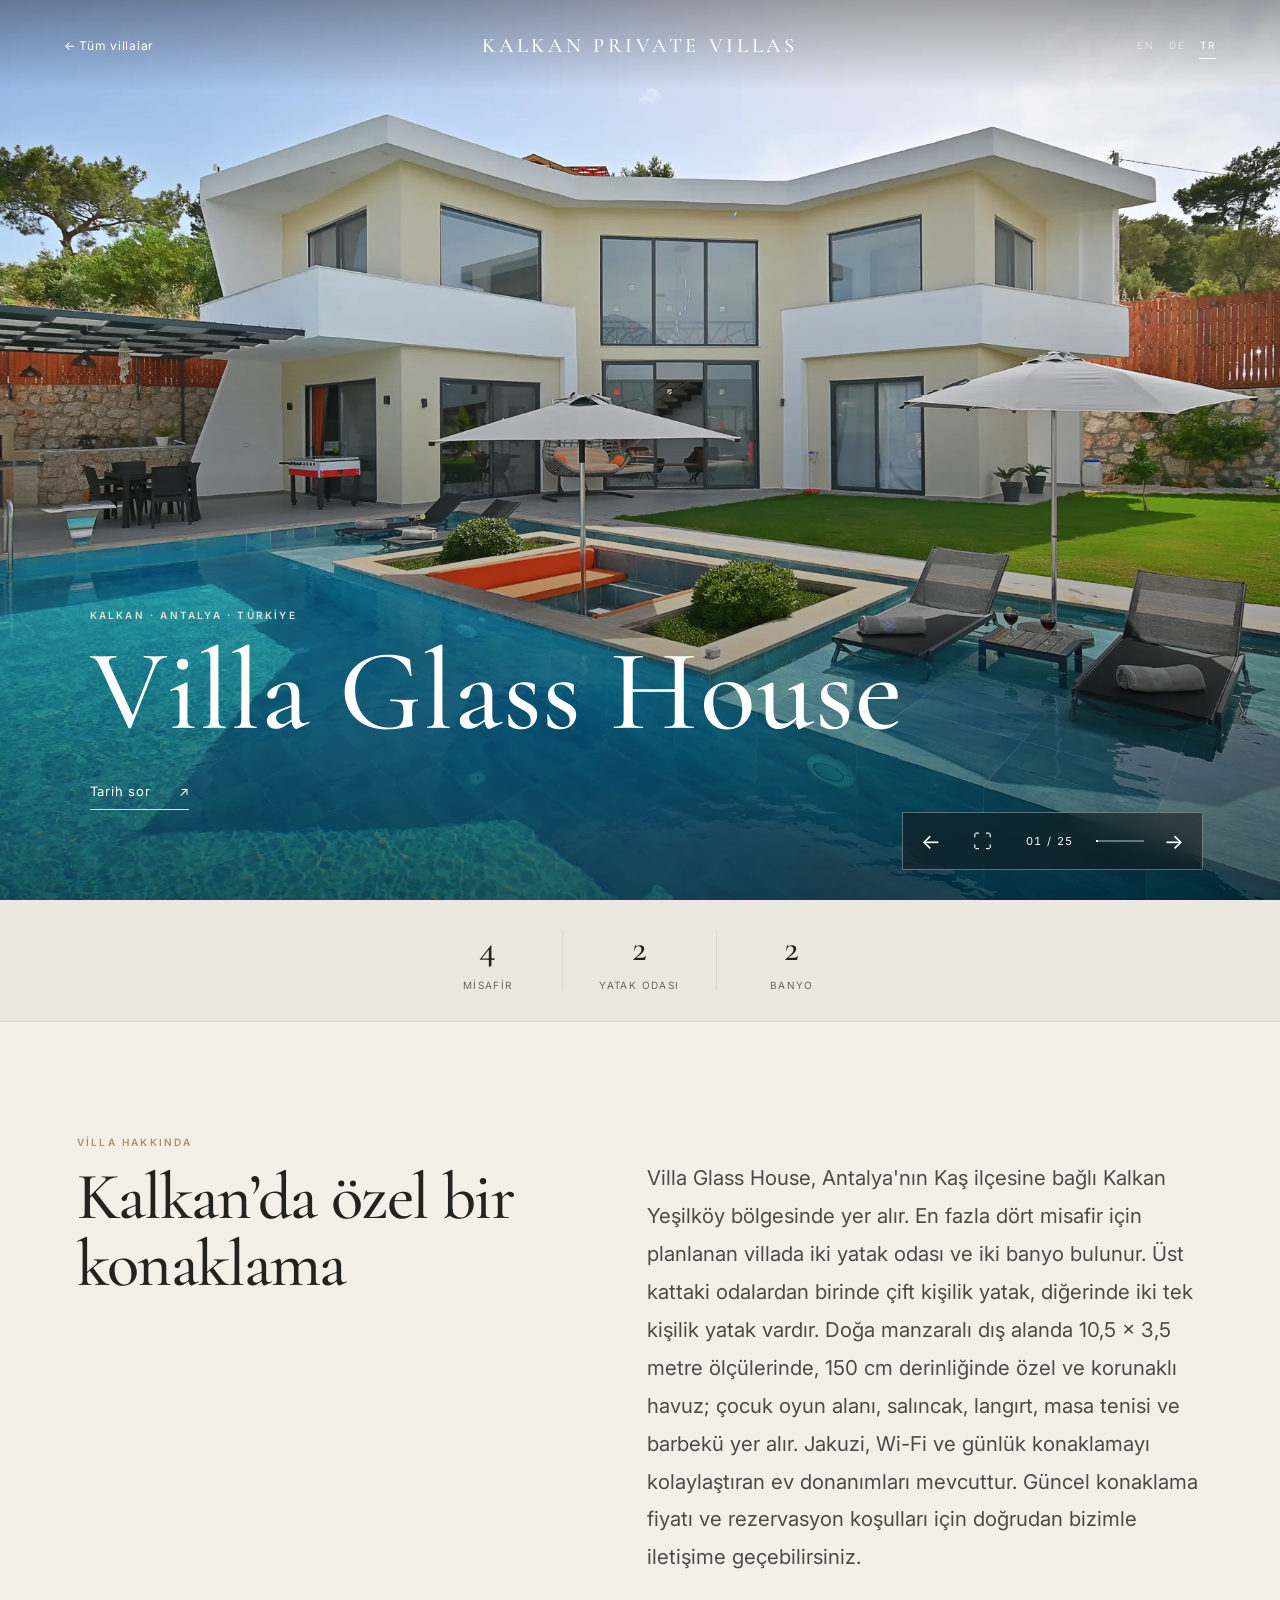
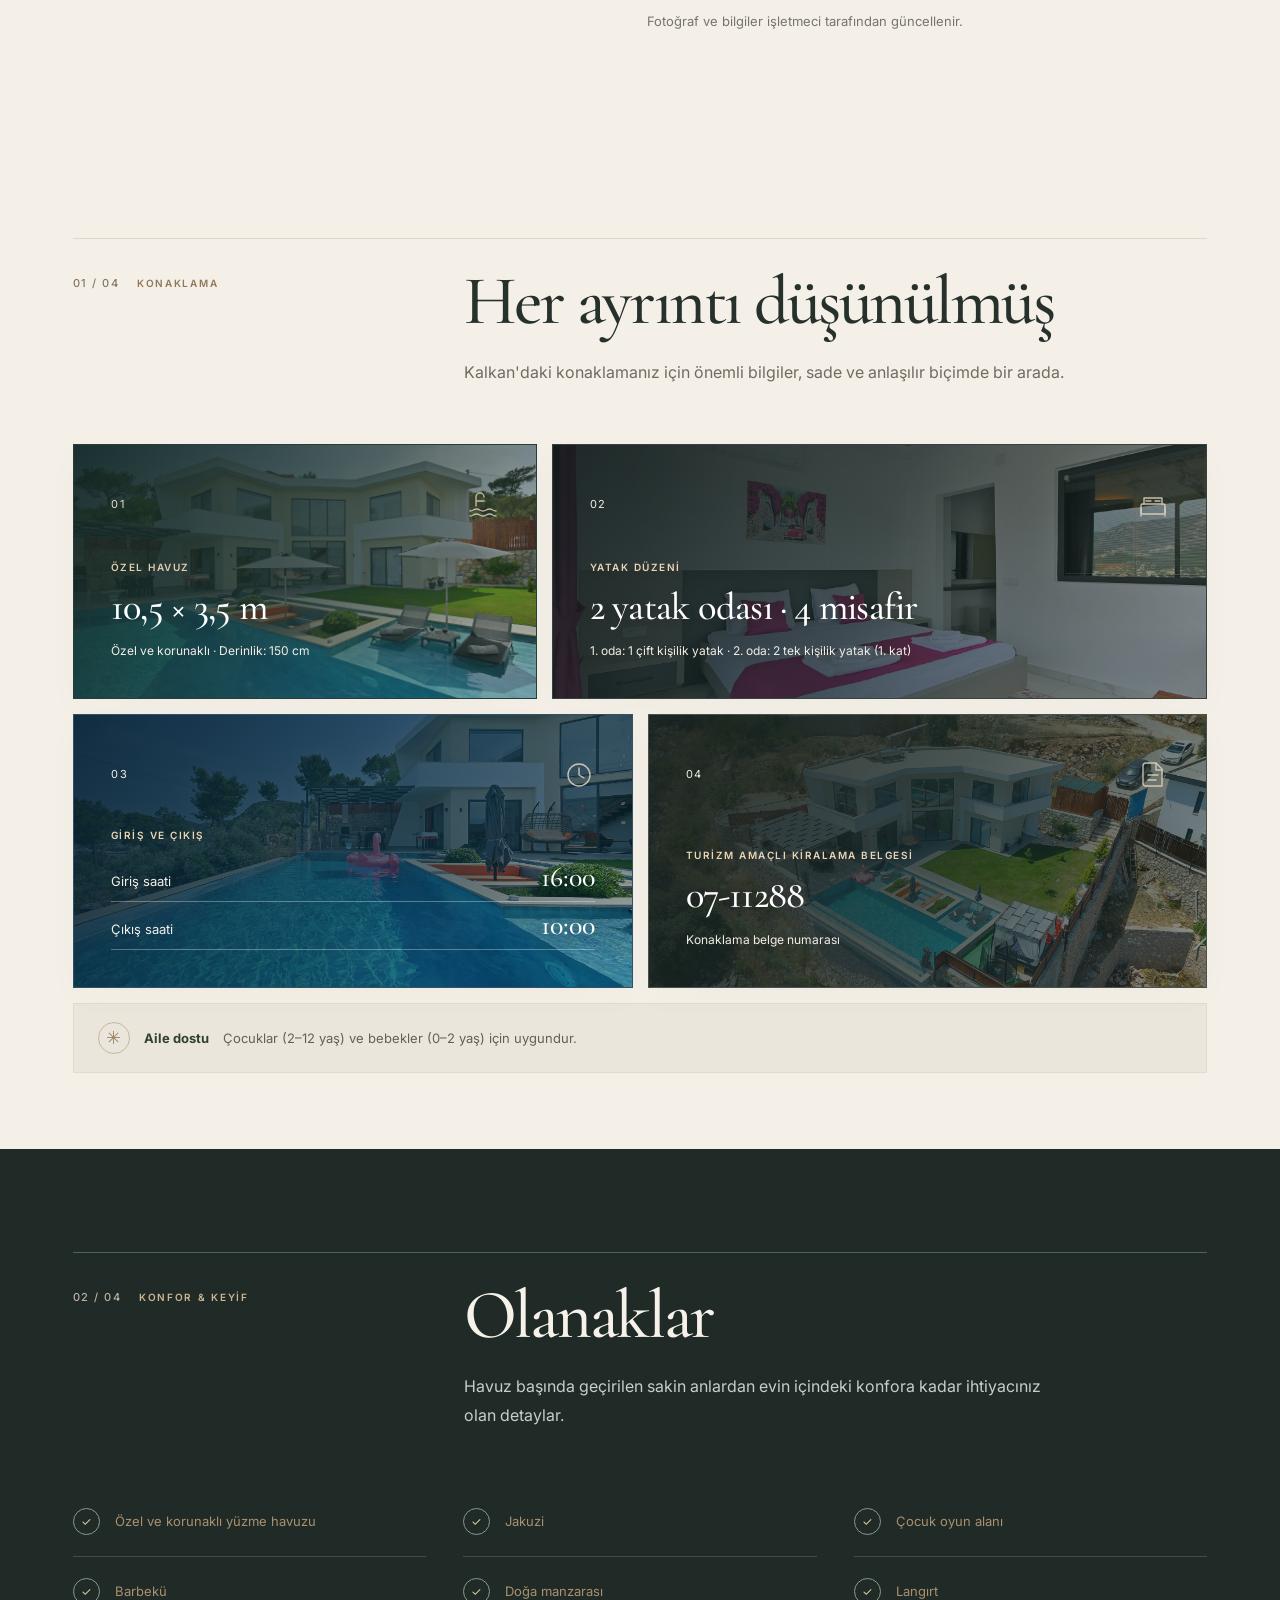
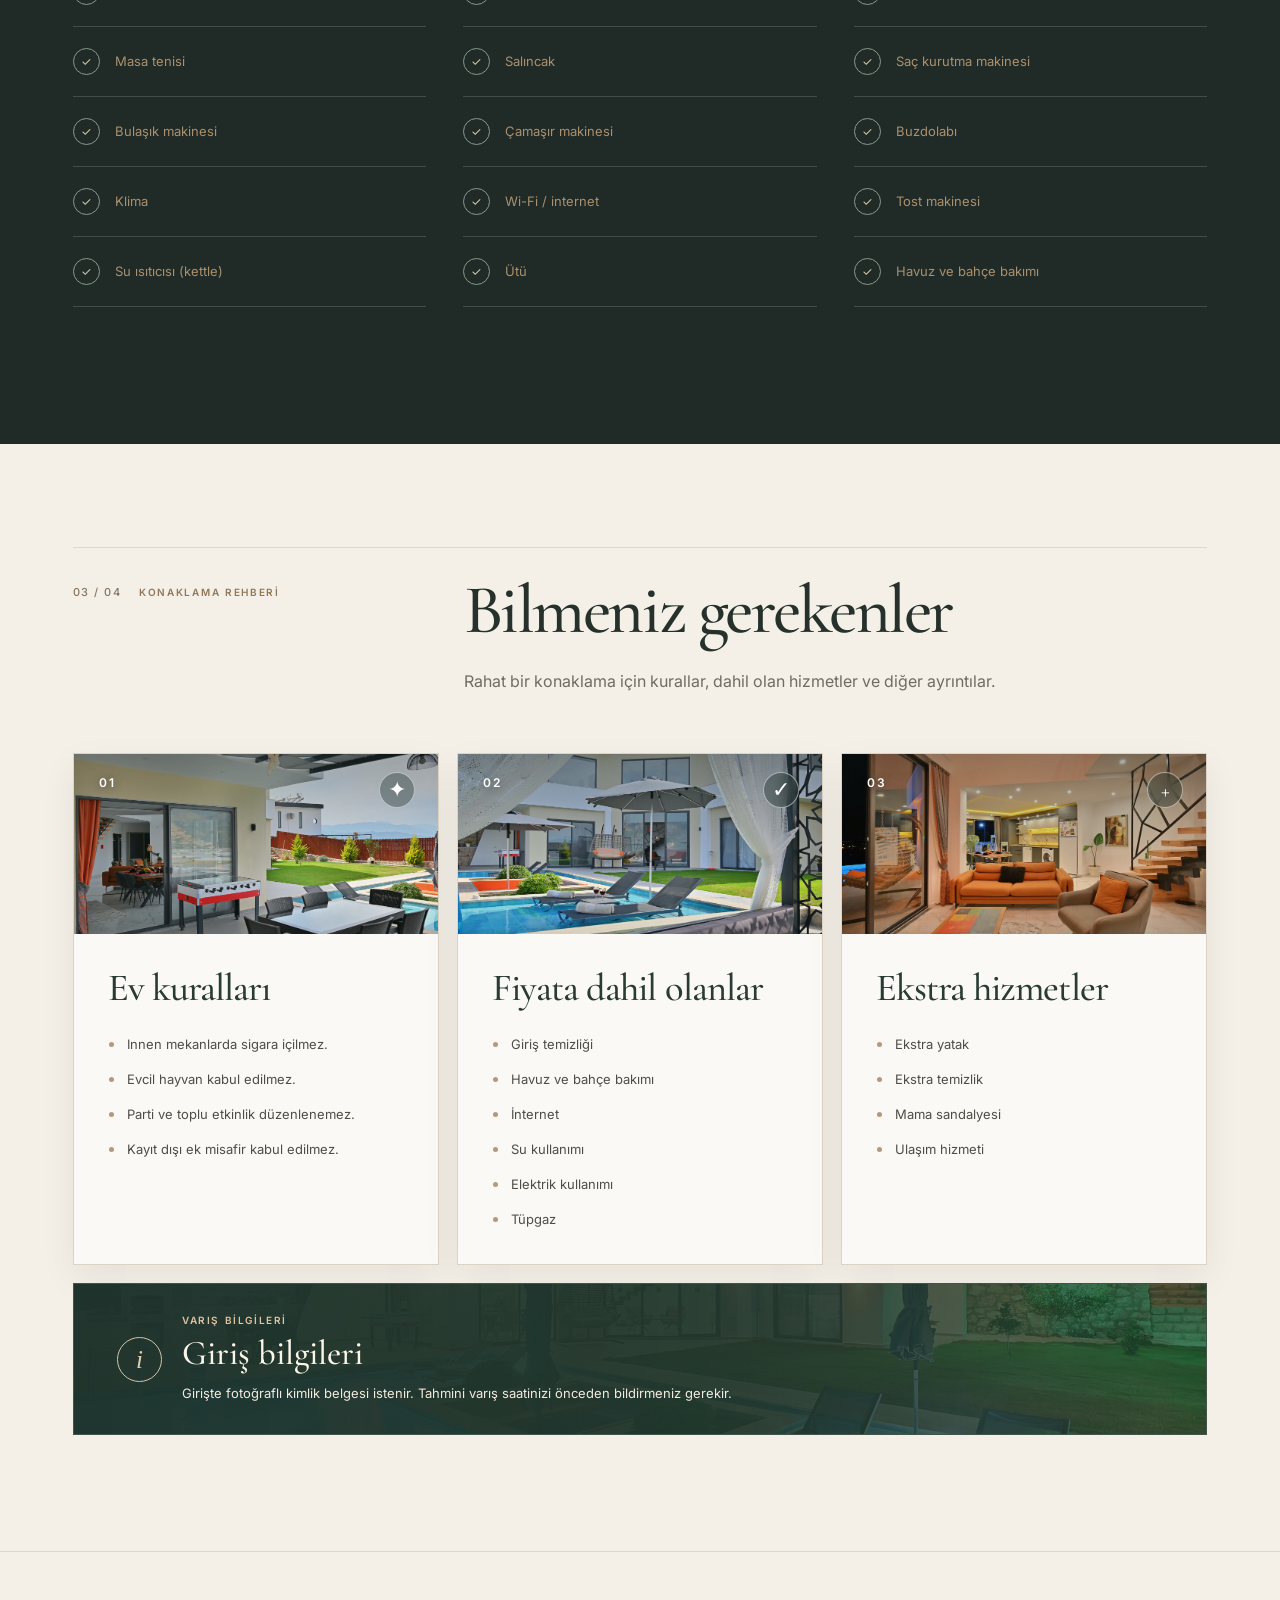
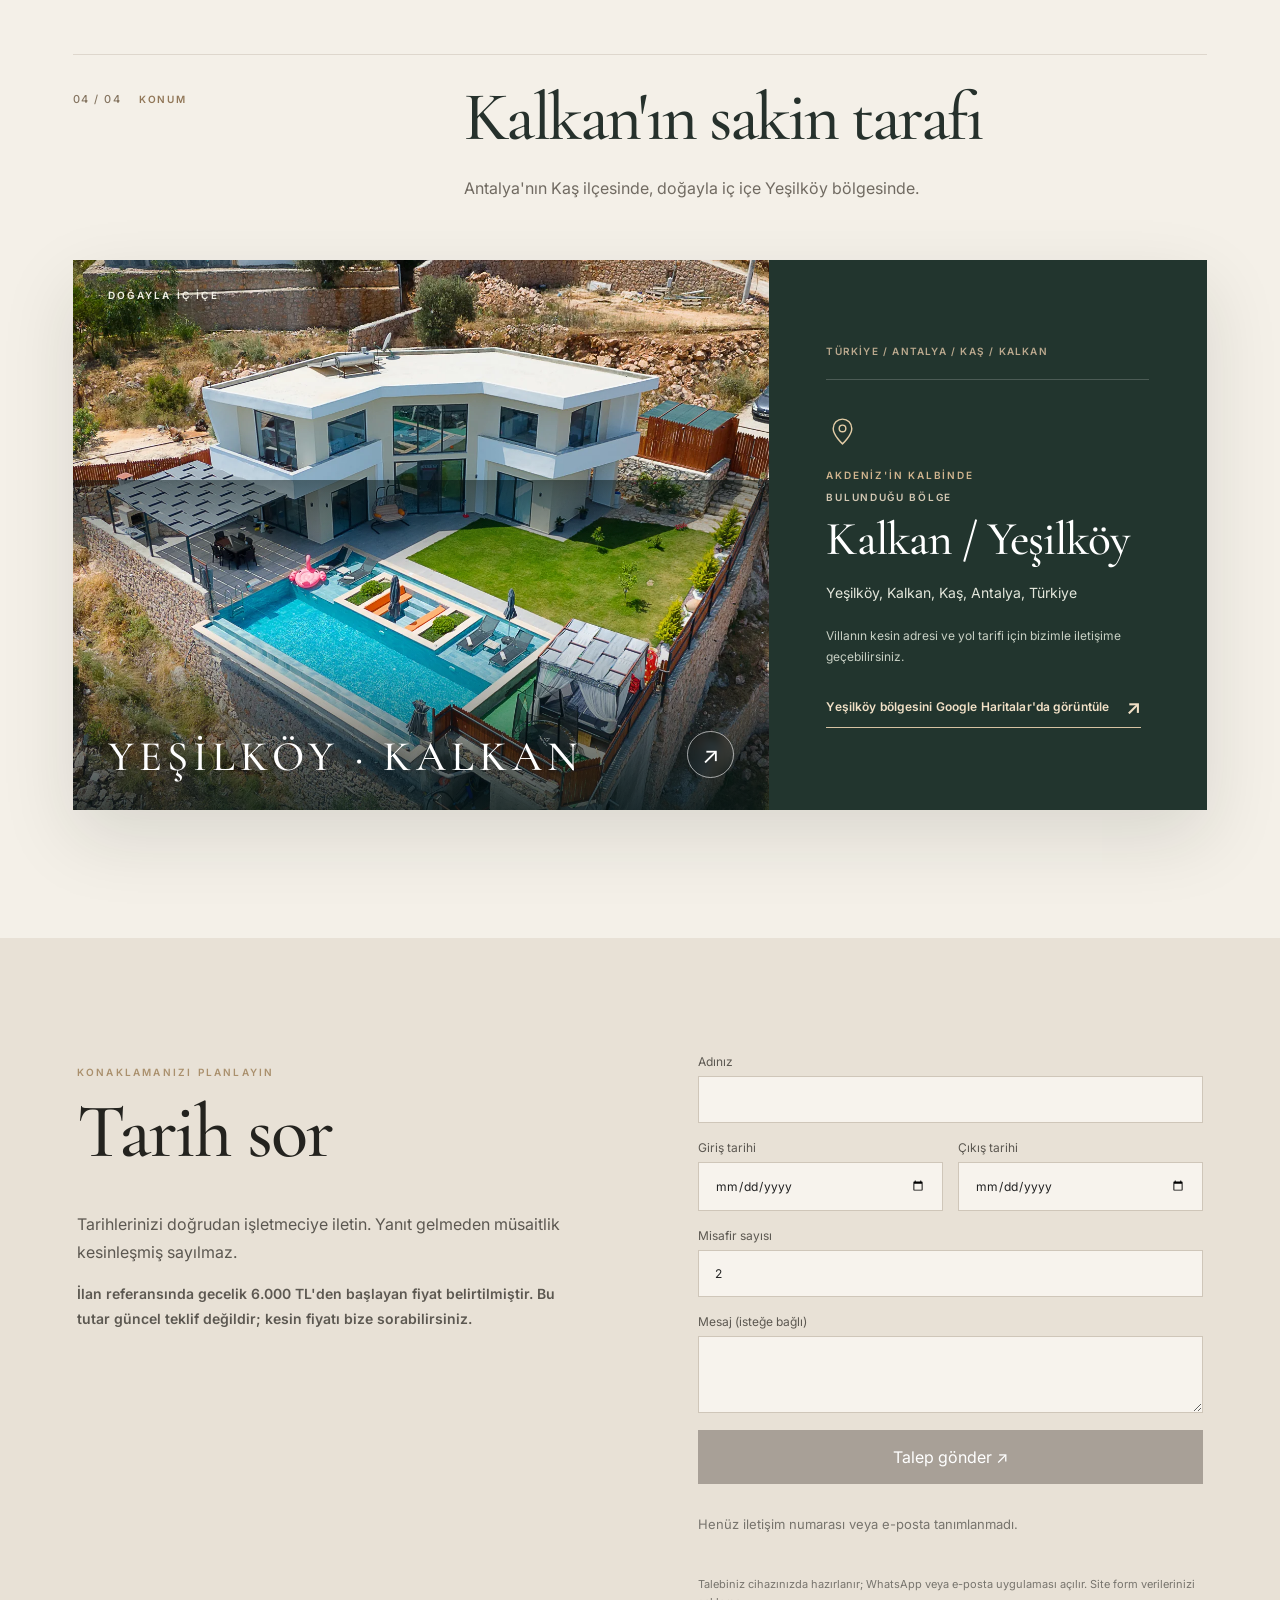
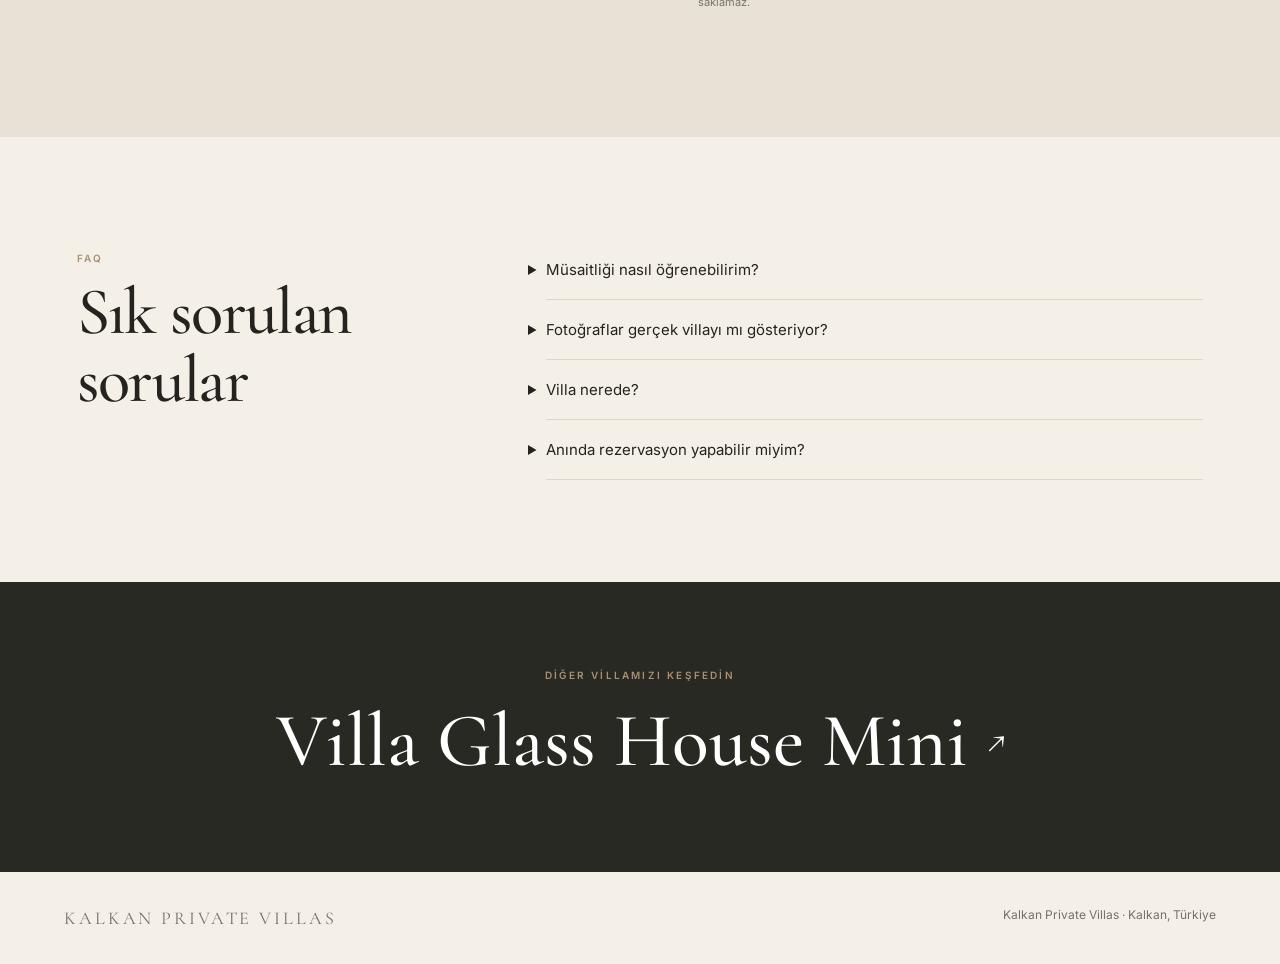
<file: tr/villa-glass-house.html>
<!doctype html><html lang="tr"><head><meta charset="utf-8"><meta name="viewport" content="width=device-width, initial-scale=1"><meta name="theme-color" content="#f4f0e8"><title>Villa Glass House | Kalkan Villa Konaklama</title><meta name="description" content="Türkiye’nin Akdeniz kıyısındaki Kalkan’da özel bir villa konaklaması."><meta name="robots" content="index,follow,max-image-preview:large"><link rel="canonical" href="https://alperenklkn123.github.io/villa-websitesi/tr/villa-glass-house.html">  <link rel="alternate" hreflang="en" href="https://alperenklkn123.github.io/villa-websitesi/villa-glass-house.html">
  <link rel="alternate" hreflang="de" href="https://alperenklkn123.github.io/villa-websitesi/de/villa-glass-house.html">
  <link rel="alternate" hreflang="tr" href="https://alperenklkn123.github.io/villa-websitesi/tr/villa-glass-house.html">
  <link rel="alternate" hreflang="x-default" href="https://alperenklkn123.github.io/villa-websitesi/villa-glass-house.html">
  <meta property="og:type" content="website"><meta property="og:title" content="Villa Glass House | Kalkan Villa Konaklama"><meta property="og:description" content="Türkiye’nin Akdeniz kıyısındaki Kalkan’da özel bir villa konaklaması."><meta property="og:url" content="https://alperenklkn123.github.io/villa-websitesi/tr/villa-glass-house.html"><meta name="twitter:card" content="summary_large_image"><link rel="preconnect" href="https://fonts.googleapis.com"><link rel="preconnect" href="https://fonts.gstatic.com" crossorigin><link href="https://fonts.googleapis.com/css2?family=Cormorant+Garamond:wght@400;500;600&family=Inter:wght@300;400;500;600&display=swap" rel="stylesheet"><link rel="stylesheet" href="../styles.css?v=20261116-guide2"><script src="../site.js?v=20261116-luxury" defer></script><meta property="og:image" content="https://alperenklkn123.github.io/villa-websitesi/assets/glass-house-real/social.jpg"><meta property="og:image:alt" content="Villa Glass House — Havuz ve villanın gündüz dış görünümü"></head><body class="detail" data-page="villa" data-lang="tr" data-id="glass-house"><header class="detail-header"><a href="index.html" class="back">← Tüm villalar</a><a class="brand brand-small" href="index.html">KALKAN PRIVATE VILLAS</a><nav class="languages" aria-label="Dil"><a  href="../villa-glass-house.html">EN</a><a  href="../de/villa-glass-house.html">DE</a><a aria-current="page" href="../tr/villa-glass-house.html">TR</a></nav></header><main><section class="detail-hero hero-has-slider" data-hero><div class="hero-slider" data-slider tabindex="0" role="region" aria-roledescription="carousel" aria-label="Villa Glass House fotoğrafları"><div class="hero-slider-track" data-slider-track><div class="hero-slide"><img src="../assets/glass-house-real/pool-villa.webp" width="1920" height="1280" fetchpriority="high" decoding="async" alt="Villa Glass House — Havuz ve villanın gündüz dış görünümü" draggable="false"></div></div></div><div class="hero-shade"></div><div class="hero-content"><p class="eyebrow light">Kalkan · Antalya · Türkiye</p><h1 data-name>Villa Glass House</h1><a class="hero-link" href="#booking">Tarih sor <span aria-hidden="true">↗</span></a></div><div class="hero-slider-controls" data-slider-controls hidden><button type="button" class="slider-arrow" data-slider-prev aria-label="Önceki fotoğraf">←</button><button type="button" class="slider-expand" data-slider-expand aria-label="Fotoğrafı büyüt">⛶</button><span class="slider-count" data-slider-count aria-live="polite">01 / 25</span><span class="slider-progress" aria-hidden="true"><span data-slider-progress></span></span><button type="button" class="slider-arrow" data-slider-next aria-label="Sonraki fotoğraf">→</button></div><span class="sample-tag" hidden></span></section>
<section class="facts-bar" id="facts"><div class="fact" data-field="guests"><strong>4</strong><span>Misafir</span></div><div class="fact" data-field="bedrooms"><strong>2</strong><span>Yatak odası</span></div><div class="fact" data-field="bathrooms"><strong>2</strong><span>Banyo</span></div></section><section class="content-section intro"><div><p class="eyebrow">VİLLA HAKKINDA</p><h2>Kalkan’da özel bir konaklama</h2></div><div><p class="lead" data-description>Kalkan’daki Villa Glass House’u keşfedin. Galeriyi inceleyin, konaklama bilgilerine göz atın ve tarih ile güncel fiyatlar için ev sahibiyle doğrudan iletişime geçin. Galeride Villa Glass House’un gerçek fotoğrafları yer almaktadır. Doğrulanmış özellikler eklenecektir.</p><p class="muted-note">Fotoğraf ve bilgiler işletmeci tarafından güncellenir.</p></div></section>
<section class="content-section property-overview gh-section" id="stay-details" aria-labelledby="gh-details-heading">
   <div class="gh-section-heading"><div class="gh-label-line"><span class="gh-section-number">01 / 04</span><p class="eyebrow">KONAKLAMA</p></div><div class="gh-heading-copy"><h2 id="gh-details-heading">Her ayrıntı düşünülmüş</h2><p>Kalkan&#39;daki konaklamanız için önemli bilgiler, sade ve anlaşılır biçimde bir arada.</p></div></div>
   <div class="property-facts-grid">
    <article class="property-fact property-fact--pool"><div class="property-fact-top"><span class="property-item-num">01</span><svg width="31" height="31" viewBox="0 0 32 32" fill="none" stroke="currentColor" stroke-width="1.4" stroke-linecap="round" stroke-linejoin="round" aria-hidden="true"><path d="M3 22c3.2 0 3.2-2 6.5-2s3.2 2 6.5 2 3.2-2 6.5-2 3.2 2 6.5 2M3 27c3.2 0 3.2-2 6.5-2s3.2 2 6.5 2 3.2-2 6.5-2 3.2 2 6.5 2"/><path d="M9 17V8a4 4 0 0 1 8 0M9 12h8"/></svg></div><p class="property-fact-label">Özel havuz</p><strong class="property-fact-value" data-pool-size>10,5 × 3,5 m</strong><p class="property-fact-sub" data-pool-details>Korunaklı · 150 cm derinlik</p></article>
    <article class="property-fact property-fact--beds"><div class="property-fact-top"><span class="property-item-num">02</span><svg width="31" height="31" viewBox="0 0 32 32" fill="none" stroke="currentColor" stroke-width="1.4" stroke-linecap="round" stroke-linejoin="round" aria-hidden="true"><rect x="4" y="15" width="24" height="10" rx="1.5"/><path d="M4 19v8M28 19v8M7 15V9h18v6M9 12h5m4 0h5"/></svg></div><p class="property-fact-label">Yatak düzeni</p><strong class="property-fact-value" data-bed-capacity>2 yatak odası · 4 misafir</strong><p class="property-fact-sub" data-bed-layout>1. oda: bir çift kişilik yatak · 2. oda: iki tek kişilik yatak (1. kat)</p></article>
    <article class="property-fact property-fact--times"><div class="property-fact-top"><span class="property-item-num">03</span><svg width="31" height="31" viewBox="0 0 32 32" fill="none" stroke="currentColor" stroke-width="1.4" stroke-linecap="round" stroke-linejoin="round" aria-hidden="true"><circle cx="16" cy="16" r="11"/><path d="M16 9v7l5 3"/></svg></div><p class="property-fact-label">Giriş ve çıkış</p><div class="property-time"><span>Giriş saati</span><strong data-check-in-after>16:00</strong></div><div class="property-time"><span>Çıkış saati</span><strong data-check-out-before>10:00</strong></div></article>
    <article class="property-fact property-fact--licence"><div class="property-fact-top"><span class="property-item-num">04</span><svg width="31" height="31" viewBox="0 0 32 32" fill="none" stroke="currentColor" stroke-width="1.4" stroke-linecap="round" stroke-linejoin="round" aria-hidden="true"><path d="M9 4h10l6 6v17H9a3 3 0 0 1-3-3V7a3 3 0 0 1 3-3Z"/><path d="M19 4v7h6M11 16h10m-10 5h8"/></svg></div><p class="property-fact-label">Turizm amaçlı kiralama belgesi</p><strong class="property-fact-value" data-registration-number>07-11288</strong><p class="property-fact-sub">Konaklama belge numarası</p></article>
   </div>
   <div class="property-family-note"><span class="property-family-icon" aria-hidden="true">✳</span><strong>Aile dostu</strong><span data-family-note>Çocuklar (2–12 yaş) ve bebekler (0–2 yaş) için uygundur.</span></div>
  </section>
  <section class="content-section feature-section gh-amenities gh-section" aria-labelledby="gh-amenities-heading">
    <div class="gh-amenities-inner"><div class="gh-section-heading"><div class="gh-label-line"><span class="gh-section-number">02 / 04</span><p class="eyebrow">KONFOR & KEYİF</p></div><div class="gh-heading-copy"><h2 id="gh-amenities-heading">Olanaklar</h2><p>Havuz başında geçirilen sakin anlardan evin içindeki konfora kadar ihtiyacınız olan detaylar.</p></div></div>
     <div class="amenities" id="amenities" role="list"><div class="amenity-item" role="listitem"><span class="amenity-mark" aria-hidden="true">✓</span><span class="amenity-copy">Özel ve korunaklı yüzme havuzu</span></div><div class="amenity-item" role="listitem"><span class="amenity-mark" aria-hidden="true">✓</span><span class="amenity-copy">Jakuzi</span></div><div class="amenity-item" role="listitem"><span class="amenity-mark" aria-hidden="true">✓</span><span class="amenity-copy">Çocuk oyun alanı</span></div><div class="amenity-item" role="listitem"><span class="amenity-mark" aria-hidden="true">✓</span><span class="amenity-copy">Barbekü</span></div><div class="amenity-item" role="listitem"><span class="amenity-mark" aria-hidden="true">✓</span><span class="amenity-copy">Doğa manzarası</span></div><div class="amenity-item" role="listitem"><span class="amenity-mark" aria-hidden="true">✓</span><span class="amenity-copy">Langırt</span></div><div class="amenity-item" role="listitem"><span class="amenity-mark" aria-hidden="true">✓</span><span class="amenity-copy">Masa tenisi</span></div><div class="amenity-item" role="listitem"><span class="amenity-mark" aria-hidden="true">✓</span><span class="amenity-copy">Salıncak</span></div><div class="amenity-item" role="listitem"><span class="amenity-mark" aria-hidden="true">✓</span><span class="amenity-copy">Saç kurutma makinesi</span></div><div class="amenity-item" role="listitem"><span class="amenity-mark" aria-hidden="true">✓</span><span class="amenity-copy">Bulaşık makinesi</span></div><div class="amenity-item" role="listitem"><span class="amenity-mark" aria-hidden="true">✓</span><span class="amenity-copy">Çamaşır makinesi</span></div><div class="amenity-item" role="listitem"><span class="amenity-mark" aria-hidden="true">✓</span><span class="amenity-copy">Buzdolabı</span></div><div class="amenity-item" role="listitem"><span class="amenity-mark" aria-hidden="true">✓</span><span class="amenity-copy">Klima</span></div><div class="amenity-item" role="listitem"><span class="amenity-mark" aria-hidden="true">✓</span><span class="amenity-copy">Wi-Fi / internet</span></div><div class="amenity-item" role="listitem"><span class="amenity-mark" aria-hidden="true">✓</span><span class="amenity-copy">Tost makinesi</span></div><div class="amenity-item" role="listitem"><span class="amenity-mark" aria-hidden="true">✓</span><span class="amenity-copy">Su ısıtıcısı (kettle)</span></div><div class="amenity-item" role="listitem"><span class="amenity-mark" aria-hidden="true">✓</span><span class="amenity-copy">Ütü</span></div><div class="amenity-item" role="listitem"><span class="amenity-mark" aria-hidden="true">✓</span><span class="amenity-copy">Havuz ve bahçe bakımı</span></div></div>
    </div>
  </section>
  <section class="content-section terms-section gh-section" aria-labelledby="gh-terms-heading">
    <div class="gh-section-heading"><div class="gh-label-line"><span class="gh-section-number">03 / 04</span><p class="eyebrow">KONAKLAMA REHBERİ</p></div><div class="gh-heading-copy"><h2 id="gh-terms-heading">Bilmeniz gerekenler</h2><p>Rahat bir konaklama için kurallar, dahil olan hizmetler ve diğer ayrıntılar.</p></div></div>
    <div class="terms-cards">
     <article class="terms-card terms-card--rules"><div class="terms-card-media"><img src="../assets/glass-house-real/outdoor-dining.webp" loading="lazy" decoding="async" alt="Villa Glass House&#39;un üstü kapalı açık hava yemek ve dinlenme alanı"><span class="terms-index">01</span><span class="terms-glyph" aria-hidden="true">✦</span></div><div class="terms-card-body"><h3>Ev kuralları</h3><ul data-house-rules><li>Innen mekanlarda sigara içilmez.</li><li>Evcil hayvan kabul edilmez.</li><li>Parti ve toplu etkinlik düzenlenemez.</li><li>Kayıt dışı ek misafir kabul edilmez.</li></ul></div></article>
     <article class="terms-card terms-card--included"><div class="terms-card-media"><img src="../assets/glass-house-real/cabana-view.webp" loading="lazy" decoding="async" alt="Villa Glass House özel havuzuna bakan oturma alanı"><span class="terms-index">02</span><span class="terms-glyph" aria-hidden="true">✓</span></div><div class="terms-card-body"><h3>Fiyata dahil olanlar</h3><ul data-included-services><li>Giriş temizliği</li><li>Havuz ve bahçe bakımı</li><li>İnternet</li><li>Su kullanımı</li><li>Elektrik kullanımı</li><li>Tüpgaz</li></ul></div></article>
     <article class="terms-card terms-card--extras"><div class="terms-card-media"><img src="../assets/glass-house-real/living-evening.webp" loading="lazy" decoding="async" alt="Villa Glass House&#39;un akşam saatlerinde salon görünümü"><span class="terms-index">03</span><span class="terms-glyph" aria-hidden="true">+</span></div><div class="terms-card-body"><h3>Ekstra hizmetler</h3><ul data-excluded-services><li>Ekstra yatak</li><li>Ekstra temizlik</li><li>Mama sandalyesi</li><li>Ulaşım hizmeti</li></ul></div></article>
    </div>
    <div class="arrival-note arrival-note--editorial"><span class="arrival-symbol" aria-hidden="true">i</span><div><span class="arrival-kicker">VARIŞ BİLGİLERİ</span><strong>Giriş bilgileri</strong><p data-arrival-note>Girişte fotoğraflı kimlik belgesi istenir. Tahmini varış saatinizi önceden bildirmeniz gerekir.</p></div></div>
  </section>
  <section class="content-section location-section gh-location gh-section" aria-labelledby="gh-location-heading">
    <div class="gh-section-heading"><div class="gh-label-line"><span class="gh-section-number">04 / 04</span><p class="eyebrow">KONUM</p></div><div class="gh-heading-copy"><h2 id="gh-location-heading">Kalkan'ın sakin tarafı</h2><p>Antalya'nın Kaş ilçesinde, doğayla iç içe Yeşilköy bölgesinde.</p></div></div>
    <div class="gh-location-layout gh-location-layout--feature">
      <div class="gh-location-photo"><span class="gh-location-photo-eyebrow">DOĞAYLA İÇ İÇE</span><img src="../assets/glass-house-real/aerial.webp" loading="lazy" decoding="async" width="1920" height="1080" alt="Villa Glass House ve çevresinin havadan fotoğrafı"><div class="gh-location-photo-bottom"><span class="gh-location-photo-label">YEŞİLKÖY · KALKAN</span><span class="gh-location-photo-decor" aria-hidden="true">↗</span></div></div>
      <div class="gh-location-info"><p class="gh-location-trail">TÜRKİYE / ANTALYA / KAŞ / KALKAN</p><div class="gh-location-icon"><svg width="31" height="31" viewBox="0 0 32 32" fill="none" stroke="currentColor" stroke-width="1.4" stroke-linecap="round" stroke-linejoin="round" aria-hidden="true"><path d="M16 28s9-8.3 9-15a9 9 0 0 0-18 0c0 6.7 9 15 9 15Z"/><circle cx="16" cy="13" r="3.2"/></svg></div><span class="gh-location-kicker">AKDENİZ&#39;İN KALBİNDE</span><span class="gh-location-small">Bulunduğu bölge</span><h3>Kalkan / Yeşilköy</h3><p id="addressNote">Yeşilköy, Kalkan, Kaş, Antalya, Türkiye</p><div class="distance-list" id="distanceList"></div><p class="gh-location-footnote">Villanın kesin adresi ve yol tarifi için bizimle iletişime geçebilirsiniz.</p><a class="gh-location-link" href="https://www.google.com/maps/search/?api=1&amp;query=Ye%C5%9Filk%C3%B6y%2C%20Kalkan%2C%20Ka%C5%9F%2C%20Antalya" target="_blank" rel="noopener noreferrer">Yeşilköy bölgesini Google Haritalar'da görüntüle<span aria-hidden="true">↗</span></a></div>
    </div>
  </section>
 <section class="booking-wrap" id="booking"><div class="booking-inner"><div class="booking-copy"><p class="eyebrow">Konaklamanızı planlayın</p><h2>Tarih sor</h2><p>Tarihlerinizi doğrudan işletmeciye iletin. Yanıt gelmeden müsaitlik kesinleşmiş sayılmaz.</p><p class="booking-rate" data-price>İlan referansında gecelik 6.000 TL&#39;den başlayan fiyat belirtilmiştir. Bu tutar güncel teklif değildir; kesin fiyatı bize sorabilirsiniz.</p></div><form class="booking-form" id="bookingForm"><label>Adınız<input type="text" name="guestName" autocomplete="name" required maxlength="100"></label><div class="date-fields"><label>Giriş tarihi<input type="date" name="start" required></label><label>Çıkış tarihi<input type="date" name="end" required></label></div><label>Misafir sayısı<input type="number" name="guests" min="1" step="1" required value="2"></label><label>Mesaj (isteğe bağlı)<textarea name="message" rows="3" maxlength="1500"></textarea></label><button type="submit" class="primary-btn" disabled>Talep gönder ↗</button><p role="status" id="formStatus" class="muted-note">İletişim bilgileri henüz ayarlanmadı. Sahibi telefon veya e-posta eklediğinde talepler açılacaktır.</p><p class="privacy-note">Talebiniz cihazınızda hazırlanır; WhatsApp veya e-posta uygulaması açılır. Site form verilerinizi saklamaz.</p></form></div></section>
<section class="content-section faq-section"><div><p class="eyebrow">FAQ</p><h2>Sık sorulan sorular</h2></div><div class="faq-list"><details><summary>Müsaitliği nasıl öğrenebilirim?</summary><p>İletişim bilgileri ayarlandığında tarihlerinizi form üzerinden gönderin. Müsaitlik işletmeci tarafından onaylanmalıdır.</p></details><details><summary>Fotoğraflar gerçek villayı mı gösteriyor?</summary><p>Evet. Bu galeri, ev sahibinin paylaştığı Villa Glass House fotoğraflarını göstermektedir.</p></details><details><summary>Villa nerede?</summary><p>Villa Antalya’nın Kalkan bölgesindedir. Kesin konum işletmeci tarafından paylaşılır.</p></details><details><summary>Anında rezervasyon yapabilir miyim?</summary><p>Hayır. İşletmeci tarih ve koşulları onaylayana kadar gönderilen mesaj rezervasyon değildir.</p></details></div></section><section class="next-villa"><p class="eyebrow">Diğer villamızı keşfedin</p><a href="villa-glass-house-mini.html">Villa Glass House Mini <span>↗</span></a></section></main>
<footer class="site-footer"><a href="index.html">KALKAN PRIVATE VILLAS</a><span>Kalkan Private Villas · Kalkan, Türkiye</span></footer><div id="lightbox" class="lightbox" role="dialog" aria-modal="true" aria-label="Fotoğraf önizleme" hidden><button type="button" class="close-lightbox" aria-label="Close">×</button><img alt="Gallery preview"></div><script type="application/ld+json">{"@context": "https://schema.org", "@type": "BreadcrumbList", "itemListElement": [{"@type": "ListItem", "position": 1, "name": "Kalkan Private Villas", "item": "https://alperenklkn123.github.io/villa-websitesi/tr/index.html"}, {"@type": "ListItem", "position": 2, "name": "Villa Glass House", "item": "https://alperenklkn123.github.io/villa-websitesi/tr/villa-glass-house.html"}]}</script></body></html>
</file>
<file: styles.css>
:root{--cream:#f4f0e8;--light:#faf8f4;--ink:#24231f;--muted:#77746d;--line:#dcd6cc;--gold:#aa906d;--ease:cubic-bezier(.2,.74,.2,1)}
*,*:before,*:after{box-sizing:border-box}html{scroll-behavior:smooth}body{margin:0;background:var(--cream);color:var(--ink);font-family:Inter,Arial,sans-serif;-webkit-font-smoothing:antialiased}a{color:inherit;text-decoration:none}button,input,textarea,select{font:inherit}button{cursor:pointer}img{display:block;max-width:100%}p{line-height:1.75}h1,h2,h3{font-family:'Cormorant Garamond',Georgia,serif;font-weight:500}h2{font-size:clamp(37px,5.2vw,68px);line-height:1.02;letter-spacing:-.025em;margin:.16em 0 .5em}.eyebrow{font-size:10px;font-weight:600;text-transform:uppercase;letter-spacing:.22em;color:var(--gold)}.eyebrow.light{color:#e8ddd0}
/* Landing: exactly two large villa choices, no About / Contact sections */
.home{min-height:100svh;background:#f4f0e8}.home-header{height:93px;padding:0 clamp(22px,5vw,80px);display:flex;align-items:center;justify-content:space-between}.brand{font-family:'Cormorant Garamond',Georgia,serif;letter-spacing:.18em;font-size:clamp(17px,2vw,27px);font-weight:500;white-space:nowrap}.languages{display:flex;gap:13px;align-items:center}.languages a{font-size:10px;letter-spacing:.15em;opacity:.48;padding:7px 1px;transition:opacity .25s}.languages a[aria-current],.languages a:hover{opacity:1}.languages a[aria-current]{border-bottom:1px solid var(--ink)}.home-main{min-height:calc(100svh - 93px);display:grid;place-items:center;padding:clamp(24px,4.5vw,65px) clamp(20px,5vw,90px) clamp(40px,7vw,100px)}.villa-grid{display:grid;grid-template-columns:repeat(2,minmax(0,1fr));gap:clamp(24px,4vw,66px);width:min(1100px,100%)}.villa-card{aspect-ratio:1;position:relative;display:block;overflow:hidden;background:linear-gradient(140deg,#d6c8b1,#748787);isolation:isolate;box-shadow:0 28px 65px rgba(40,33,24,.12);outline-offset:5px;transition:box-shadow .65s var(--ease),transform .65s var(--ease)}.villa-card img{width:100%;height:100%;object-fit:cover;transition:transform 1.15s var(--ease),filter .8s ease}.card-overlay{position:absolute;inset:0;background:linear-gradient(to top,rgba(0,0,0,.53),transparent 53%);transition:opacity .5s}.card-title{position:absolute;bottom:clamp(24px,4vw,49px);left:8px;right:8px;text-align:center;font:500 clamp(29px,3.8vw,54px)/1.1 'Cormorant Garamond',Georgia,serif;letter-spacing:.05em;text-transform:uppercase;color:#fff;text-shadow:0 1px 15px #0006;transition:transform .7s var(--ease),letter-spacing .6s var(--ease)}.villa-card:hover,.villa-card:focus-visible{transform:translateY(-7px);box-shadow:0 40px 85px rgba(40,33,24,.22)}.villa-card:hover img,.villa-card:focus-visible img{transform:scale(1.085);filter:saturate(1.08)}.villa-card:hover .card-title,.villa-card:focus-visible .card-title{transform:translateY(-9px);letter-spacing:.075em}.page-wipe{position:fixed;z-index:100;inset:0;background:#e7ded1;transform:scaleY(0);transform-origin:bottom;pointer-events:none}.page-wipe.active{animation:wipe .56s var(--ease) forwards}@keyframes wipe{to{transform:scaleY(1)}}
/* Villa detail */
.detail-header{position:absolute;top:0;z-index:40;width:100%;height:90px;padding:0 clamp(18px,5vw,80px);display:grid;grid-template-columns:1fr auto 1fr;align-items:center;color:#fff;background:linear-gradient(to bottom,#08070655,transparent)}.detail-header .languages{justify-self:end}.detail-header .languages a[aria-current]{border-bottom-color:#fff}.detail-header .back{font-size:12px;white-space:nowrap;letter-spacing:.06em}.brand-small{font-size:clamp(14px,1.6vw,23px)}.detail-hero{height:max(650px,100svh);position:relative;overflow:hidden;display:flex;align-items:end;background:#718083}.detail-hero>img{position:absolute;inset:0;width:100%;height:100%;object-fit:cover;animation:herozoom 1.4s var(--ease) both}@keyframes herozoom{from{transform:scale(1.06);opacity:.65}to{transform:scale(1);opacity:1}}.hero-shade{position:absolute;inset:0;background:linear-gradient(to top,#0009,transparent 65%)}.hero-content{position:relative;z-index:2;width:min(1320px,100%);margin:auto auto 0;padding:0 clamp(23px,7vw,100px) clamp(80px,10vh,150px)}.hero-content h1{font-size:clamp(56px,9vw,138px);letter-spacing:.01em;line-height:.92;margin:15px 0 35px;color:#fff}.hero-link{border-bottom:1px solid #dedbd6;color:#fff;padding-bottom:10px;font-size:13px;display:inline-flex;gap:28px;letter-spacing:.06em}.sample-tag{position:absolute;z-index:3;bottom:19px;right:25px;border:1px solid #fffa;color:#fff;background:#0004;padding:8px 10px;font-size:10px;letter-spacing:.16em}.facts-bar{display:flex;justify-content:center;gap:0;background:#ede8df;border-bottom:1px solid var(--line);padding:30px 4vw}.fact{display:flex;flex-direction:column;text-align:center;min-width:150px;padding:0 36px;border-right:1px solid var(--line)}.fact:last-child{border:0}.fact strong{font:500 37px/1 'Cormorant Garamond',Georgia,serif}.fact span{text-transform:uppercase;font-size:10px;letter-spacing:.14em;margin-top:12px;color:#666}.content-section{max-width:1350px;margin:0 auto;padding:clamp(70px,8vw,120px) clamp(22px,6vw,88px)}.intro{display:grid;grid-template-columns:.9fr 1.1fr;gap:9vw}.lead{font-size:clamp(17px,1.6vw,21px);color:#4e4b45;line-height:1.85;margin:35px 0}.muted-note{color:var(--muted);font-size:13px;line-height:1.65}.section-heading{display:flex;justify-content:space-between;align-items:end;gap:30px;margin-bottom:25px}.section-heading .muted-note{max-width:280px}.gallery-grid{display:grid;grid-template-columns:repeat(3,minmax(0,1fr));grid-template-rows:repeat(2,260px);gap:13px}.gallery-tile{display:block;border:0;padding:0;overflow:hidden;background:#ccc;position:relative}.gallery-tile:nth-child(1){grid-column:span 2;grid-row:span 2}.gallery-tile img{width:100%;height:100%;object-fit:cover;transition:transform .7s var(--ease)}.gallery-tile:hover img,.gallery-tile:focus-visible img{transform:scale(1.06)}.split{border-top:1px solid var(--line);display:grid;grid-template-columns:.95fr 1.05fr;gap:10vw}.amenities{display:grid;grid-template-columns:repeat(2,minmax(0,1fr));gap:17px}.amenity-item{border-bottom:1px solid var(--line);padding-bottom:14px;font-size:14px}.amenity-item span{color:var(--gold);margin-right:8px}.location-card{min-height:200px;background:#ebe4d7;padding:36px;display:flex;gap:22px;align-items:start}.location-card strong{font-family:'Cormorant Garamond',Georgia,serif;font-size:26px}.location-dot{display:block;flex:0 0 13px;width:13px;height:13px;border-radius:50%;background:#ad926a;box-shadow:0 0 0 7px #aa906d33;margin-top:12px}.distance-list>div{border-top:1px solid #c8bfb0;padding:13px 0;display:flex;gap:12px;justify-content:space-between;font-size:13px}.distance-list strong{font:600 13px Inter,Arial,sans-serif;text-align:right}.booking-wrap{background:#e8e1d6;padding:clamp(75px,9vw,140px) clamp(20px,6vw,90px)}.booking-inner{display:grid;grid-template-columns:1fr 1fr;gap:clamp(30px,9vw,120px);max-width:1210px;margin:auto}.booking-copy h2{font-size:clamp(46px,6vw,78px)}.booking-copy>p:not(.eyebrow){color:#5c5851}.booking-rate{font-weight:600;font-size:14px}.booking-form{display:grid;gap:17px}.booking-form label{display:grid;gap:7px;font-size:12px;color:#5c5851}.booking-form input,.booking-form textarea{width:100%;border:1px solid #cfc6b9;border-radius:0;background:#f7f3ed;padding:15px 16px;color:#222;outline-color:var(--gold)}.date-fields{display:grid;grid-template-columns:1fr 1fr;gap:15px}.primary-btn{border:1px solid #292822;color:white;background:#292822;text-align:center;padding:16px;transition:background .2s}.primary-btn:hover:not(:disabled){background:#605142}.primary-btn:disabled{background:#a8a097;border-color:#a8a097;cursor:not-allowed}.privacy-note{font-size:11px;color:var(--muted);line-height:1.6}.faq-section{display:grid;grid-template-columns:.7fr 1.3fr;gap:9vw}.faq-list details{padding:20px 0;border-bottom:1px solid var(--line)}.faq-list summary{font-size:15px;cursor:pointer;list-style-position:outside}.faq-list p{font-size:14px;color:var(--muted)}.next-villa{text-align:center;background:#292924;color:#fff;padding:75px 20px 85px}.next-villa>a{font:500 clamp(40px,6vw,76px) 'Cormorant Garamond',Georgia,serif;display:inline-flex;gap:20px;align-items:center}.next-villa>a span{font-size:35px}.site-footer{display:flex;justify-content:space-between;gap:16px;padding:35px clamp(20px,5vw,80px);font-size:12px;color:#74716a}.site-footer>a{font-family:'Cormorant Garamond',Georgia,serif;font-size:18px;letter-spacing:.16em}.lightbox:not([hidden]){position:fixed;z-index:110;inset:0;background:#070707ee;display:grid;place-items:center;padding:50px}.lightbox img{max-height:88vh;max-width:min(95vw,1500px);object-fit:contain}.close-lightbox{position:absolute;top:12px;right:22px;background:transparent;color:#fff;border:0;font-size:42px}
/* Admin: no passwords or secrets stored in front-end */
.admin-page{background:linear-gradient(145deg,#f7f3ed,#ece4d8);min-height:100svh}.admin-shell{width:min(1200px,100%);padding:60px 24px 110px;margin:auto}.admin-top{display:flex;justify-content:space-between;align-items:center;gap:24px}.admin-top a{font-size:12px}.admin-shell h1{font-size:clamp(47px,7vw,79px);margin:16px 0}.admin-lead{max-width:850px;color:#5f5b53;font-size:14px}.admin-warning{background:#f5e6ce;padding:15px 20px;border:1px solid #d8bd8e;font-size:13px;line-height:1.75;margin:28px 0}.admin-grid{display:grid;grid-template-columns:repeat(2,minmax(0,1fr));gap:22px;margin:38px 0}.admin-card{padding:28px;background:#fffcf9e6;border:1px solid #e2d8ca;box-shadow:0 16px 50px #42372212}.admin-card h2{margin:10px 0 25px;font-size:40px}.admin-card label,.admin-global label{display:grid;gap:8px;font-size:13px;color:#57534b;margin:14px 0}.admin-card input,.admin-card textarea,.admin-global input,.admin-global textarea{padding:12px;border:1px solid #d6cdbf;background:#fffdfa;width:100%;color:#292822}.admin-card textarea{min-height:95px;resize:vertical}.admin-rows{display:grid;grid-template-columns:repeat(3,1fr);gap:12px}.admin-global{padding:28px;border:1px solid #e2d8ca;background:#fffdfa}.admin-global h2{font-size:34px}.admin-actions{display:flex;flex-wrap:wrap;gap:12px;align-items:center;padding-bottom:12px}.admin-actions button{padding:13px 20px;border:1px solid #333;background:#333;color:#fff}.admin-actions .secondary{background:transparent;color:#333}.admin-actions button:hover{opacity:.84}.admin-help{font-size:13px;color:#4f4b43;line-height:1.8}.admin-help code{font-size:12px;background:#eee5d9;padding:2px 5px}
@media(max-width:880px){.villa-grid{gap:22px}.detail-header{grid-template-columns:1fr auto}.detail-header .brand-small{display:none}.facts-bar{flex-wrap:wrap}.intro,.split,.booking-inner,.faq-section{grid-template-columns:1fr;gap:25px}.gallery-grid{grid-template-rows:repeat(2,190px)}.admin-grid{grid-template-columns:1fr}}
@media(max-width:620px){.home-header{height:80px;padding:0 19px;gap:16px}.brand{font-size:clamp(16px,4vw,19px);letter-spacing:.1em}.languages{gap:10px}.home-main{min-height:calc(100svh - 80px);padding:22px 19px 60px}.villa-grid{grid-template-columns:1fr;max-width:460px;gap:25px}.villa-card{aspect-ratio:1}.card-title{font-size:clamp(30px,8vw,47px)}.detail-header{height:80px;padding:0 17px}.detail-header .back{font-size:11px}.detail-header .languages{gap:10px}.detail-hero{height:min(850px,90svh);min-height:570px}.hero-content{padding:0 23px 85px}.hero-content h1{font-size:clamp(58px,14vw,95px)}.facts-bar{padding:22px 10px}.fact{min-width:calc(33% - 4px);padding:0 8px}.fact strong{font-size:30px}.fact span{font-size:9px}.content-section{padding:65px 21px}.section-heading{flex-direction:column;align-items:start}.gallery-grid{grid-template-columns:1fr 1fr;grid-template-rows:repeat(3,170px)}.gallery-tile:nth-child(1){grid-column:span 2;grid-row:span 1}.amenities{grid-template-columns:1fr}.date-fields{grid-template-columns:1fr}.next-villa>a{font-size:44px}.site-footer{flex-direction:column}.admin-shell{padding:35px 18px 70px}.admin-card{padding:19px}.admin-rows{grid-template-columns:1fr 1fr}}
@media(prefers-reduced-motion:reduce){*,*:before,*:after{scroll-behavior:auto!important;animation-duration:.01ms!important;transition-duration:.01ms!important}}
/* Utilities and editor controls */
[hidden] { display:none !important; }
.admin-check { display:flex !important; flex-direction:row !important; align-items:center; gap:12px; margin:20px 0 !important; font-size:13px; }
.admin-check input { width:18px; height:18px; flex:0 0 18px; accent-color:#857257; }
.admin-lang { font:500 25px 'Cormorant Garamond',Georgia,serif; margin:30px 0 6px; padding-top:18px; border-top:1px solid #e2d8ca; }
.admin-card textarea { line-height:1.55; }
.admin-card:focus-within { border-color:#c2b29a; }
.admin-global { margin-top:25px; }
.admin-actions button { cursor:pointer; }
.admin-actions button:focus-visible,.villa-card:focus-visible { outline:3px solid #987748; outline-offset:5px; }


/* Additional gallery rows retain the existing layout and animations. */
.gallery-grid{grid-auto-rows:260px}
@media(max-width:700px){.gallery-grid{grid-auto-rows:180px}}
.lightbox:not([hidden]){padding:50px 20px}.lightbox img{max-width:100%;max-height:calc(100svh - 100px);width:auto;height:auto}


/* Glass House photo slider: full-bleed, swipeable and discreet controls. */
.hero-has-slider .hero-slider{position:absolute;inset:0;z-index:0;overflow:hidden;touch-action:pan-y;cursor:grab}
.hero-has-slider .hero-slider:active{cursor:grabbing}
.hero-has-slider .hero-slider-track{display:flex;width:100%;height:100%;transition:transform .65s var(--ease);will-change:transform}
.hero-has-slider .hero-slide{position:relative;flex:0 0 100%;min-width:0;height:100%;background:#68767b}
.hero-has-slider .hero-slide img{width:100%;height:100%;object-fit:cover;pointer-events:none;user-select:none}
.hero-has-slider .hero-shade{pointer-events:none}
.hero-slider-controls{position:absolute;z-index:5;right:clamp(22px,6vw,90px);bottom:30px;display:flex;align-items:center;gap:9px;padding:7px;border:1px solid #ffffff55;background:#1414147d;backdrop-filter:blur(13px);-webkit-backdrop-filter:blur(13px);color:#fff}
.slider-arrow,.slider-expand{display:grid;place-items:center;width:42px;height:42px;flex:0 0 42px;border:0;background:transparent;color:#fff;font-size:21px;line-height:1;transition:background .2s}
.slider-arrow:hover,.slider-expand:hover,.slider-arrow:focus-visible,.slider-expand:focus-visible{background:#ffffff2e;outline:1px solid #ffffff80;outline-offset:-1px}
.slider-arrow:disabled{opacity:.35;cursor:default}
.slider-expand{font-size:19px}
.slider-count{min-width:75px;text-align:center;font-size:11px;letter-spacing:.13em;font-variant-numeric:tabular-nums;white-space:nowrap}
.slider-progress{position:relative;width:48px;height:2px;background:#ffffff5c}
.slider-progress span{display:block;width:4%;height:100%;background:#fff;transition:width .45s var(--ease)}
@media(max-width:620px){.hero-has-slider .hero-content{padding-bottom:145px}.hero-slider-controls{right:16px;bottom:23px;gap:3px;padding:5px}.slider-arrow,.slider-expand{width:38px;height:38px;flex-basis:38px}.slider-progress{display:none}.slider-count{min-width:65px;font-size:10px}}
@media(prefers-reduced-motion:reduce){.hero-has-slider .hero-slider-track{transition:none}}


/* Glass House property listing details */
body[data-id="glass-house"] .property-overview{padding-top:32px;padding-bottom:38px}
body[data-id="glass-house"] .property-overview .section-heading{margin-bottom:29px}
.property-facts-grid{display:grid;grid-template-columns:repeat(4,minmax(0,1fr));gap:13px}
.property-fact{min-height:218px;padding:30px 23px;background:#eee8df;border:1px solid #dcd3c6;display:flex;flex-direction:column;justify-content:flex-start}
.property-fact-label{font-size:10px;font-weight:600;letter-spacing:.16em;text-transform:uppercase;color:#8d7657;line-height:1.5;margin:0 0 19px}
.property-fact-value{font:500 clamp(26px,2.55vw,39px)/1.08 'Cormorant Garamond',Georgia,serif;letter-spacing:-.015em;color:#282722}
.property-fact-sub{font-size:12px;color:#69645e;line-height:1.7;margin:17px 0 0}
.property-time{display:flex;align-items:baseline;justify-content:space-between;gap:12px;padding:10px 0;border-bottom:1px solid #d8cec0;color:#5b5751;font-size:12px}
.property-time:first-of-type{margin-top:2px}
.property-time strong{font:500 24px 'Cormorant Garamond',Georgia,serif;color:#25231f;white-space:nowrap}
.property-family-note{margin:22px 0 0;display:flex;align-items:center;gap:12px;color:#5d5952;font-size:13px;line-height:1.6}
.property-family-note strong{color:#282722;white-space:nowrap}
.property-family-icon{font-size:16px;color:#b0946e}
body[data-id="glass-house"] .feature-section{display:block;padding-top:46px;padding-bottom:60px}
body[data-id="glass-house"] .feature-section>div:first-child{margin-bottom:35px}
body[data-id="glass-house"] .amenities{grid-template-columns:repeat(3,minmax(0,1fr));gap:15px 28px}
body[data-id="glass-house"] .amenity-item{padding:0 0 14px;font-size:13px;line-height:1.6}
body[data-id="glass-house"] .terms-section{padding-top:50px;padding-bottom:90px;border-top:1px solid #dcd6cc}
.terms-cards{display:grid;grid-template-columns:repeat(3,minmax(0,1fr));gap:15px}
.terms-card{background:#f9f7f2;border:1px solid #e0d8ce;padding:29px clamp(20px,2.5vw,34px);min-height:310px}
.terms-card h3{font:500 clamp(28px,3vw,39px)/1.05 'Cormorant Garamond',Georgia,serif;margin:0 0 23px}
.terms-card ul{list-style:none;padding:0;margin:0;display:grid;gap:14px}
.terms-card li{position:relative;padding-left:18px;font-size:13px;line-height:1.6;color:#55514b}
.terms-card li:before{content:"";position:absolute;left:1px;top:.65em;width:6px;height:6px;border-radius:50%;background:#b39774}
.arrival-note{margin-top:16px;border-left:2px solid #af926b;background:#ece6db;padding:19px 23px}
.arrival-note strong{display:block;font-size:11px;letter-spacing:.14em;text-transform:uppercase}
.arrival-note p{font-size:13px;color:#55514b;margin:8px 0 0;line-height:1.7}
@media(max-width:1060px){.property-facts-grid{grid-template-columns:repeat(2,minmax(0,1fr))}.terms-cards{grid-template-columns:repeat(2,minmax(0,1fr))}.terms-card:last-child{grid-column:1/-1;min-height:0}}
@media(max-width:700px){body[data-id="glass-house"] .property-overview{padding-top:25px;padding-bottom:35px}.property-facts-grid{gap:10px}.property-fact{padding:23px 18px;min-height:185px}.property-fact-label{font-size:9px}.property-fact-value{font-size:29px}.property-fact-sub{font-size:11px}.property-family-note{flex-wrap:wrap;font-size:12px}.terms-cards{grid-template-columns:1fr}.terms-card,.terms-card:last-child{min-height:0;grid-column:auto;padding:25px 23px}body[data-id="glass-house"] .amenities{grid-template-columns:repeat(2,minmax(0,1fr));column-gap:15px}body[data-id="glass-house"] .terms-section{padding-top:40px;padding-bottom:65px}}
@media(max-width:420px){.property-facts-grid{grid-template-columns:1fr}.property-fact{min-height:0}.property-fact-value{font-size:34px}body[data-id="glass-house"] .amenities{grid-template-columns:1fr}}


/* Optional detailed editor, collapsed to keep the admin interface compact. */
.admin-property-extra{margin:28px 0 5px;padding:20px 20px 24px;border:1px solid #d9cfc0;background:#f5f0e8}
.admin-property-extra summary{font-size:14px;font-weight:600;cursor:pointer;list-style-position:outside;line-height:1.65}
.admin-property-extra[open] summary{margin-bottom:18px}
.admin-property-extra .admin-lang{font-size:23px;margin-top:28px}
.admin-property-extra label{margin:14px 0}


/* Glass House 2026 luxury sections — limited to Glass House, Mini stays unchanged. */
body[data-id="glass-house"] .gh-section{--gh-ink:#26312c;--gh-gold:#b49a76;--gh-hairline:#ded7cd;max-width:1330px;padding:clamp(70px,8vw,115px) clamp(22px,5.7vw,84px);margin-inline:auto;color:var(--gh-ink)}
body[data-id="glass-house"] .gh-section-heading{display:grid;grid-template-columns:minmax(150px,.44fr) minmax(0,1fr);gap:clamp(28px,5vw,85px);align-items:start;padding-top:29px;margin-bottom:clamp(33px,4.5vw,60px);border-top:1px solid var(--gh-hairline)}
body[data-id="glass-house"] .gh-label-line{display:flex;align-items:center;gap:18px;padding-top:7px;min-width:0}
body[data-id="glass-house"] .gh-section-number{font-size:11px;letter-spacing:.13em;font-weight:500;white-space:nowrap;color:#857561}
body[data-id="glass-house"] .gh-label-line .eyebrow{margin:0;letter-spacing:.17em;font-size:10px;color:#917758;line-height:1.6}
body[data-id="glass-house"] .gh-heading-copy h2{font-size:clamp(43px,5.4vw,75px);letter-spacing:-.036em;line-height:.97;margin:0 0 23px;max-width:900px}
body[data-id="glass-house"] .gh-heading-copy>p{max-width:610px;margin:0;color:#716b62;font-size:clamp(13px,1.3vw,16px);line-height:1.8}
body[data-id="glass-house"] .property-overview{padding-top:clamp(69px,7vw,108px);padding-bottom:clamp(50px,6vw,80px)}
body[data-id="glass-house"] .property-facts-grid{display:grid;grid-template-columns:repeat(12,minmax(0,1fr));grid-auto-flow:row;gap:15px}
body[data-id="glass-house"] .property-fact{position:relative;grid-column:span 6;min-height:255px;display:flex;flex-direction:column;align-items:stretch;justify-content:unset;padding:clamp(25px,3vw,37px);background:#faf8f4;border:1px solid #e2dbd0;box-shadow:0 10px 30px #45351c06;overflow:hidden;isolation:isolate;transition:transform .35s ease,border-color .35s ease,box-shadow .35s ease}
body[data-id="glass-house"] .property-fact:nth-child(1){grid-column:span 5}
body[data-id="glass-house"] .property-fact:nth-child(2){grid-column:span 7}
body[data-id="glass-house"] .property-fact:hover{transform:translateY(-3px);border-color:#c1af95;box-shadow:0 22px 45px #3b302419}
body[data-id="glass-house"] .property-fact--pool{background:linear-gradient(120deg,rgba(19,39,36,.94),rgba(24,46,42,.72) 52%,rgba(20,43,41,.28)),url("assets/glass-house-real/pool-villa.webp") center / cover;color:#fff;border-color:#283d38}
body[data-id="glass-house"] .property-fact--pool:hover{border-color:#b7a181}
body[data-id="glass-house"] .property-fact-top{display:flex;align-items:center;justify-content:space-between;gap:12px;line-height:1;margin-bottom:auto;min-height:45px}
body[data-id="glass-house"] .property-fact-top svg{width:32px;height:32px;opacity:.8;color:#a88c68}
body[data-id="glass-house"] .property-fact--pool .property-fact-top svg{color:#e9d8bc}
body[data-id="glass-house"] .property-item-num{font-size:11px;letter-spacing:.15em;color:#9d958a}
body[data-id="glass-house"] .property-fact--pool .property-item-num{color:#e5ddcf}
body[data-id="glass-house"] .property-fact-label{font-size:10px;text-transform:uppercase;letter-spacing:.15em;font-weight:600;color:#957b5d;line-height:1.6;margin:30px 0 11px}
body[data-id="glass-house"] .property-fact--pool .property-fact-label{color:#e3cfaf}
body[data-id="glass-house"] .property-fact-value{font:500 clamp(30px,3vw,46px)/1.11 'Cormorant Garamond',Georgia,serif;letter-spacing:-.02em;color:#26312c}
body[data-id="glass-house"] .property-fact--pool .property-fact-value{color:#fff}
body[data-id="glass-house"] .property-fact-sub{font-size:12px;line-height:1.65;color:#746d64;margin:13px 0 0;max-width:490px}
body[data-id="glass-house"] .property-fact--pool .property-fact-sub{color:#f2eee5}
body[data-id="glass-house"] .property-time{display:flex;align-items:baseline;gap:15px;justify-content:space-between;padding:8px 0;color:#666058;border-bottom:1px solid #e5ded4;font-size:13px}
body[data-id="glass-house"] .property-time:first-of-type{margin-top:0}
body[data-id="glass-house"] .property-time strong{font:500 28px/1.1 'Cormorant Garamond',Georgia,serif;color:#27302a}
body[data-id="glass-house"] .property-family-note{display:flex;gap:14px;align-items:center;background:#ebe6dc;border:1px solid #e3dacf;margin:15px 0 0;padding:18px 24px;line-height:1.55;color:#656057;font-size:13px}
body[data-id="glass-house"] .property-family-note strong{font-size:13px;color:#314034}
body[data-id="glass-house"] .property-family-icon{width:32px;height:32px;flex:0 0 32px;display:grid;place-items:center;border-radius:50%;border:1px solid #c6b7a2;color:#9f825e;font-size:18px}
/* 02 — full-bleed charcoal section with a finely divided amenity list */
body[data-id="glass-house"] .gh-amenities{max-width:none;width:100%;margin:0;background:#202b28;color:#f6f2ea;padding:clamp(76px,8vw,118px) clamp(22px,5.7vw,84px);border:0}
body[data-id="glass-house"] .gh-amenities-inner{max-width:1160px;margin:0 auto}
body[data-id="glass-house"] .gh-amenities .gh-section-heading{border-color:#52605a}
body[data-id="glass-house"] .gh-amenities .gh-section-number{color:#bbb2a3}
body[data-id="glass-house"] .gh-amenities .eyebrow{color:#cdb591}
body[data-id="glass-house"] .gh-amenities .gh-heading-copy h2{color:#f6f2ea}
body[data-id="glass-house"] .gh-amenities .gh-heading-copy p{color:#c6cec8}
body[data-id="glass-house"] .gh-amenities .amenities{display:grid;grid-template-columns:repeat(3,minmax(0,1fr));gap:0 37px;margin:0}
body[data-id="glass-house"] .gh-amenities .amenity-item{min-width:0;display:flex;align-items:center;gap:15px;min-height:70px;padding:15px 0;margin:0;border:0;border-bottom:1px solid #ffffff28;font-size:13px;font-weight:400;line-height:1.5;color:#e6e8df;transition:color .2s ease}
body[data-id="glass-house"] .gh-amenities .amenity-item:hover{color:#fff}
body[data-id="glass-house"] .gh-amenities .amenity-mark{display:grid;place-items:center;width:27px;height:27px;flex:0 0 27px;border:1px solid #8a988b;border-radius:50%;font-size:12px;color:#dbcfad;margin:0}
body[data-id="glass-house"] .gh-amenities .amenity-copy{flex:1;min-width:0}
/* 03 — readable, numbered editorial cards */
body[data-id="glass-house"] .terms-section{padding-top:clamp(74px,8vw,110px);padding-bottom:clamp(82px,9vw,125px);border:0}
body[data-id="glass-house"] .terms-cards{display:grid;grid-template-columns:repeat(3,minmax(0,1fr));gap:15px}
body[data-id="glass-house"] .terms-card{display:block;min-height:335px;padding:33px clamp(22px,2.8vw,35px);border:1px solid #e0d8ca;background:#faf9f6;box-shadow:none;transition:border-color .3s ease,transform .3s ease}
body[data-id="glass-house"] .terms-card:hover{border-color:#bca788;transform:translateY(-2px)}
body[data-id="glass-house"] .terms-index{display:flex;align-items:center;justify-content:space-between;color:#a48a64;font-size:11px;letter-spacing:.14em;line-height:1;margin-bottom:33px}
body[data-id="glass-house"] .terms-index:after{content:"";width:35px;height:1px;background:#cfc3b2}
body[data-id="glass-house"] .terms-card h3{font:500 clamp(29px,3vw,41px)/1.08 'Cormorant Garamond',Georgia,serif;color:#2c302b;letter-spacing:-.018em;margin:0 0 26px}
body[data-id="glass-house"] .terms-card ul{padding:0;margin:0;list-style:none;display:grid;gap:13px}
body[data-id="glass-house"] .terms-card li{position:relative;font-size:13px;line-height:1.65;color:#675f54;padding:0 0 0 19px}
body[data-id="glass-house"] .terms-card li:before{content:"";position:absolute;width:5px;height:5px;background:#b09a7c;border-radius:50%;left:1px;top:.68em}
body[data-id="glass-house"] .arrival-note{display:flex;align-items:start;gap:18px;background:#eae4d8;border:0;border-left:2px solid #9e8462;margin:17px 0 0;padding:25px 30px;color:#364239}
body[data-id="glass-house"] .arrival-symbol{flex:0 0 29px;width:29px;height:29px;border:1px solid #a99a83;border-radius:50%;display:grid;place-items:center;font:italic 19px/1 Georgia,serif;color:#816e55}
body[data-id="glass-house"] .arrival-note strong{display:block;font-size:11px;letter-spacing:.13em;text-transform:uppercase}
body[data-id="glass-house"] .arrival-note p{font-size:13px;color:#655f54;line-height:1.7;margin:8px 0 0}
/* 04 — editorial photo and location information */
body[data-id="glass-house"] .gh-location{padding-top:clamp(74px,8vw,110px);padding-bottom:clamp(90px,10vw,145px);border-top:1px solid #dcd6cc;display:block}
body[data-id="glass-house"] .gh-location-layout{display:grid;grid-template-columns:minmax(0,1.12fr) minmax(0,.88fr);min-height:415px;background:#eee9e0}
body[data-id="glass-house"] .gh-location-photo{position:relative;min-height:420px;overflow:hidden;background:#78847b}
body[data-id="glass-house"] .gh-location-photo:after{content:"";position:absolute;inset:40% 0 0;background:linear-gradient(to top,#132b28b8,transparent);pointer-events:none}
body[data-id="glass-house"] .gh-location-photo img{display:block;width:100%;height:100%;position:absolute;inset:0;object-fit:cover;transition:transform .8s var(--ease)}
body[data-id="glass-house"] .gh-location-photo:hover img{transform:scale(1.035)}
body[data-id="glass-house"] .gh-location-photo-label{position:absolute;bottom:27px;left:28px;z-index:1;font-size:11px;color:#fff;letter-spacing:.15em;font-weight:500}
body[data-id="glass-house"] .gh-location-info{display:flex;flex-direction:column;align-items:stretch;justify-content:center;min-width:0;padding:clamp(28px,4.5vw,59px);color:#2c3831}
body[data-id="glass-house"] .gh-location-icon{color:#9c8467;margin-bottom:21px;display:block}
body[data-id="glass-house"] .gh-location-icon svg{width:33px;height:33px}
body[data-id="glass-house"] .gh-location-small{font-size:10px;letter-spacing:.17em;color:#8b765c;text-transform:uppercase;font-weight:600}
body[data-id="glass-house"] .gh-location-info h3{font:500 clamp(36px,3.6vw,53px)/1.02 'Cormorant Garamond',Georgia,serif;letter-spacing:-.02em;color:#28352c;margin:13px 0 16px}
body[data-id="glass-house"] .gh-location-info #addressNote{font-size:14px;line-height:1.7;color:#625e56;margin:0}
body[data-id="glass-house"] .gh-location-info .distance-list{margin-top:15px}
body[data-id="glass-house"] .gh-location-info .distance-list:empty{display:none}
body[data-id="glass-house"] .gh-location-footnote{margin:20px 0 0;color:#7b7368;font-size:12px;line-height:1.65}
body[data-id="glass-house"] .gh-location-link{display:inline-flex;align-self:start;align-items:center;gap:22px;border-bottom:1px solid #8f7a5c;padding:0 0 10px;margin-top:25px;color:#37483c;font-size:12px;font-weight:600;line-height:1.4;letter-spacing:.01em;transition:gap .25s ease,color .25s ease}
body[data-id="glass-house"] .gh-location-link:hover,body[data-id="glass-house"] .gh-location-link:focus-visible{gap:30px;color:#94724d}
body[data-id="glass-house"] .gh-location-link span{font-size:20px;line-height:.8}
@media(max-width:1050px){
 body[data-id="glass-house"] .gh-section-heading{grid-template-columns:minmax(130px,.35fr) minmax(0,1fr);gap:30px}
 body[data-id="glass-house"] .property-facts-grid{grid-template-columns:repeat(2,minmax(0,1fr))}
 body[data-id="glass-house"] .property-fact,body[data-id="glass-house"] .property-fact:nth-child(1),body[data-id="glass-house"] .property-fact:nth-child(2){grid-column:auto;min-height:255px}
 body[data-id="glass-house"] .terms-cards{grid-template-columns:repeat(3,minmax(0,1fr))}
 body[data-id="glass-house"] .terms-card,body[data-id="glass-house"] .terms-card:last-child{grid-column:auto;min-height:355px}
 body[data-id="glass-house"] .gh-location-layout{grid-template-columns:1fr 1fr}
}
@media(max-width:820px){
 body[data-id="glass-house"] .gh-section-heading{grid-template-columns:1fr;gap:19px}
 body[data-id="glass-house"] .gh-heading-copy h2{font-size:clamp(44px,7vw,64px)}
 body[data-id="glass-house"] .gh-amenities .amenities{grid-template-columns:repeat(2,minmax(0,1fr));gap:0 24px}
 body[data-id="glass-house"] .terms-cards{grid-template-columns:1fr 1fr}
 body[data-id="glass-house"] .terms-card,body[data-id="glass-house"] .terms-card:last-child{grid-column:auto;min-height:0}
 body[data-id="glass-house"] .terms-card:last-child{grid-column:1/-1}
 body[data-id="glass-house"] .gh-location-layout{grid-template-columns:1fr}
 body[data-id="glass-house"] .gh-location-photo{min-height:360px}
 body[data-id="glass-house"] .gh-location-info{min-height:340px}
}
@media(max-width:620px){
 body[data-id="glass-house"] .gh-section{padding:73px 21px}
 body[data-id="glass-house"] .gh-section-heading{padding-top:22px;margin-bottom:33px}
 body[data-id="glass-house"] .gh-label-line{gap:13px}
 body[data-id="glass-house"] .gh-section-number{font-size:10px}
 body[data-id="glass-house"] .gh-heading-copy h2{font-size:clamp(43px,11vw,60px);margin-bottom:17px}
 body[data-id="glass-house"] .gh-heading-copy>p{font-size:13px;line-height:1.75}
 body[data-id="glass-house"] .property-facts-grid{grid-template-columns:1fr;gap:12px}
 body[data-id="glass-house"] .property-fact,body[data-id="glass-house"] .property-fact:nth-child(1),body[data-id="glass-house"] .property-fact:nth-child(2){grid-column:1;min-height:235px;padding:27px}
 body[data-id="glass-house"] .property-fact-label{margin-top:25px}
 body[data-id="glass-house"] .property-fact-value{font-size:clamp(34px,8vw,44px)}
 body[data-id="glass-house"] .property-family-note{display:grid;grid-template-columns:32px 1fr;column-gap:13px;row-gap:3px;padding:17px 18px}
 body[data-id="glass-house"] .property-family-note [data-family-note]{grid-column:2}
 body[data-id="glass-house"] .gh-amenities{padding:74px 21px}
 body[data-id="glass-house"] .gh-amenities .amenities{grid-template-columns:1fr;gap:0}
 body[data-id="glass-house"] .gh-amenities .amenity-item{min-height:59px}
 body[data-id="glass-house"] .terms-cards{grid-template-columns:1fr;gap:11px}
 body[data-id="glass-house"] .terms-card,body[data-id="glass-house"] .terms-card:last-child{grid-column:1;min-height:0;padding:29px}
 body[data-id="glass-house"] .terms-index{margin-bottom:21px}
 body[data-id="glass-house"] .terms-card h3{margin-bottom:17px}
 body[data-id="glass-house"] .arrival-note{padding:21px;gap:12px}
 body[data-id="glass-house"] .gh-location-photo{min-height:265px}
 body[data-id="glass-house"] .gh-location-photo-label{left:20px;bottom:19px;font-size:10px}
 body[data-id="glass-house"] .gh-location-info{padding:29px;min-height:340px}
 body[data-id="glass-house"] .gh-location-info h3{font-size:41px}
}
@media(prefers-reduced-motion:reduce){
 body[data-id="glass-house"] .property-fact,body[data-id="glass-house"] .terms-card,body[data-id="glass-house"] .gh-location-photo img{transition:none}
}


/* MINI COMING SOON 2026 — the owner's teaser image, darkened on the page. */
.villa-card--coming-soon{background:#1f2d32}
.villa-card--coming-soon img{object-position:50% 50%;filter:brightness(.75) saturate(.80) contrast(1.02);transform:scale(1.03)}
.villa-card--coming-soon .card-overlay{background:linear-gradient(180deg,rgba(6,16,24,.48) 0%,rgba(3,12,19,.61) 48%,rgba(2,9,14,.74) 100%);z-index:1}
.villa-card--coming-soon .mini-soon-copy{position:absolute;top:46%;left:0;right:0;z-index:2;transform:translateY(-50%);display:flex;flex-direction:column;align-items:center;justify-content:center;gap:11px;padding:0 18px;text-align:center;color:#f7f5f0;pointer-events:none}
.villa-card--coming-soon .mini-soon-overline{font:500 10px/1.3 Inter,Arial,sans-serif;letter-spacing:.31em;color:#e6dfd4}
.villa-card--coming-soon .mini-soon-headline{font:500 clamp(43px,5.6vw,86px)/.97 'Cormorant Garamond',Georgia,serif;letter-spacing:.045em;text-transform:uppercase;text-shadow:0 4px 24px rgba(0,0,0,.25)}
.villa-card--coming-soon .mini-soon-rule{display:block;width:54px;height:1px;background:#ded2bb;margin-top:6px}
.villa-card--coming-soon .card-title{z-index:2;font-size:clamp(25px,2.5vw,36px);letter-spacing:.09em;bottom:clamp(22px,3vw,36px)}
.villa-card--coming-soon:hover img,.villa-card--coming-soon:focus-visible img{transform:scale(1.095);filter:brightness(.82) saturate(.86)}
.villa-card--coming-soon:hover .card-overlay,.villa-card--coming-soon:focus-visible .card-overlay{opacity:.96}
.detail-hero--coming-soon{background:#1f2e31}
.detail-hero--coming-soon>img{filter:brightness(.72) saturate(.75) contrast(1.02);object-position:50% 50%}
.detail-hero--coming-soon .hero-shade{background:linear-gradient(0deg,rgba(5,14,17,.87) 0%,rgba(5,14,17,.51) 51%,rgba(5,14,17,.34) 100%)}
.detail-hero--coming-soon .hero-content{padding-bottom:clamp(95px,14vh,170px)}
.detail-hero--coming-soon .mini-detail-soon-mark{display:inline-block;font:500 clamp(12px,1.2vw,16px)/1.3 Inter,Arial,sans-serif;color:#e9dcc9;letter-spacing:.31em;text-transform:uppercase;border-bottom:1px solid rgba(228,211,184,.7);padding-bottom:15px;margin:18px 0 22px}
.detail-hero--coming-soon .hero-content h1{font-size:clamp(60px,9vw,128px);margin:0 0 18px}
.detail-hero--coming-soon .mini-detail-soon-caption{max-width:600px;color:#e9e5df;letter-spacing:.04em;font-size:clamp(14px,1.5vw,18px);line-height:1.6;margin:0}
@media(max-width:620px){
 .villa-card--coming-soon .mini-soon-overline{font-size:9px}
 .villa-card--coming-soon .mini-soon-headline{font-size:clamp(43px,12vw,68px)}
 .villa-card--coming-soon .card-title{font-size:clamp(25px,8vw,34px);bottom:22px}
 .detail-hero--coming-soon .hero-content{padding-bottom:105px}
 .detail-hero--coming-soon .mini-detail-soon-mark{letter-spacing:.22em;font-size:12px}
 .detail-hero--coming-soon .hero-content h1{font-size:clamp(55px,13vw,80px)}
}
@media(prefers-reduced-motion:reduce){.villa-card--coming-soon img{transition:none}}


/* Villa Glass House Mini — single viewport teaser screen (EN / TR / DE). */
body[data-id="glass-house-mini"].mini-teaser-only{height:100svh;min-height:0;overflow:hidden;overscroll-behavior:none}
body[data-id="glass-house-mini"].mini-teaser-only main{height:100%;min-height:0;overflow:hidden}
body[data-id="glass-house-mini"].mini-teaser-only .detail-hero{
  height:100svh;min-height:0;max-height:100svh;overflow:hidden;
}
body[data-id="glass-house-mini"].mini-teaser-only .detail-hero .hero-content{
  max-height:calc(100svh - 100px);
  padding-bottom:clamp(45px,9vh,115px);
}
body[data-id="glass-house-mini"].mini-teaser-only .detail-hero .hero-content h1{
  font-size:clamp(51px,8.2vw,118px);
  line-height:.96;
  max-width:100%;
  text-wrap:balance;
}
@media(max-width:620px){
  body[data-id="glass-house-mini"].mini-teaser-only .detail-hero .hero-content{
    max-height:calc(100svh - 90px);
    padding:0 21px clamp(48px,10vh,80px);
  }
  body[data-id="glass-house-mini"].mini-teaser-only .detail-hero .hero-content h1{
    font-size:clamp(43px,10.5vw,68px);
    line-height:.98;
  }
  body[data-id="glass-house-mini"].mini-teaser-only .detail-hero .mini-detail-soon-mark{
    margin:12px 0 19px;
    letter-spacing:.18em;
  }
}
@media(max-height:580px){
  body[data-id="glass-house-mini"].mini-teaser-only .detail-hero .hero-content{
    padding-bottom:28px;
  }
  body[data-id="glass-house-mini"].mini-teaser-only .detail-hero .hero-content h1{
    font-size:clamp(36px,6.5vw,70px);
    margin-bottom:12px;
  }
  body[data-id="glass-house-mini"].mini-teaser-only .detail-hero .mini-detail-soon-mark{
    margin:6px 0 12px;
  }
}


/* GLASS HOUSE — editorial photo cards: verified villa photography in every stay-detail tile. */
body[data-id="glass-house"] .property-fact--beds{
  background:linear-gradient(115deg,rgba(18,29,29,.92) 0%,rgba(17,32,32,.73) 48%,rgba(14,30,30,.33) 100%),
  url("assets/glass-house-real/double-bedroom.webp") center 48% / cover no-repeat;
  border-color:#34433c;
}
body[data-id="glass-house"] .property-fact--times{
  background:linear-gradient(115deg,rgba(6,32,48,.90) 0%,rgba(8,43,60,.72) 55%,rgba(5,42,57,.38) 100%),
  url("assets/glass-house-real/pool.webp") center 52% / cover no-repeat;
  border-color:#315165;
}
body[data-id="glass-house"] .property-fact--licence{
  background:linear-gradient(115deg,rgba(26,36,34,.93) 0%,rgba(25,40,39,.77) 52%,rgba(16,35,34,.43) 100%),
  url("assets/glass-house-real/aerial.webp") center 45% / cover no-repeat;
  border-color:#46534c;
}
body[data-id="glass-house"] .property-fact:is(.property-fact--beds,.property-fact--times,.property-fact--licence) .property-item-num{
  color:#f4eee3;
}
body[data-id="glass-house"] .property-fact:is(.property-fact--beds,.property-fact--times,.property-fact--licence) .property-fact-top svg{
  color:#ebdec8;
}
body[data-id="glass-house"] .property-fact:is(.property-fact--beds,.property-fact--times,.property-fact--licence) .property-fact-label{
  color:#ead5b5;
}
body[data-id="glass-house"] .property-fact:is(.property-fact--beds,.property-fact--times,.property-fact--licence) .property-fact-value,
body[data-id="glass-house"] .property-fact--times .property-time strong{
  color:#fff;
  text-shadow:0 2px 12px rgba(0,0,0,.16);
}
body[data-id="glass-house"] .property-fact:is(.property-fact--beds,.property-fact--times,.property-fact--licence) .property-fact-sub{
  color:#f1ede5;
}
body[data-id="glass-house"] .property-fact--times .property-time{
  color:#f2efe9;
  border-color:rgba(255,255,255,.32);
}
body[data-id="glass-house"] .property-fact:is(.property-fact--beds,.property-fact--times,.property-fact--licence):hover{
  border-color:#c6b294;
}


/* Glass House guide/location visual 2026 v2 — images are the villa's own real photographs. */
/* Guest guide: three photo-led, easy-to-scan editorial information panels */
body[data-id="glass-house"] .terms-section.gh-section{padding-bottom:clamp(85px,9vw,135px)}
body[data-id="glass-house"] .terms-section .terms-cards{gap:18px;align-items:stretch}
body[data-id="glass-house"] .terms-section .terms-card{
  padding:0;background:#fbf9f5;border:1px solid #ddd3c4;min-height:0;
  box-shadow:0 14px 34px rgba(33,36,30,.065);overflow:hidden;display:flex;flex-direction:column;
  transition:transform .35s var(--ease),box-shadow .35s var(--ease),border-color .35s var(--ease);
}
body[data-id="glass-house"] .terms-section .terms-card:hover{
  transform:translateY(-4px);box-shadow:0 22px 46px rgba(33,36,30,.12);border-color:#b4a08a;
}
body[data-id="glass-house"] .terms-section .terms-card-media{
  position:relative;height:180px;overflow:hidden;background:#293c3a;isolation:isolate;flex-shrink:0;
}
body[data-id="glass-house"] .terms-section .terms-card-media::after{
  content:"";position:absolute;inset:0;z-index:0;
  background:linear-gradient(180deg,rgba(11,25,25,.38),rgba(11,25,25,.02) 70%,rgba(11,25,25,.16));
  pointer-events:none;
}
body[data-id="glass-house"] .terms-section .terms-card-media img{
  width:100%;height:100%;object-fit:cover;transition:transform .8s var(--ease);display:block;
}
body[data-id="glass-house"] .terms-section .terms-card:hover .terms-card-media img{transform:scale(1.045)}
body[data-id="glass-house"] .terms-section .terms-card-media .terms-index{
  position:absolute;top:23px;left:25px;z-index:1;display:block;margin:0;
  color:#fff;font-size:12px;font-weight:600;letter-spacing:.17em;text-shadow:0 1px 9px #0007;
}
body[data-id="glass-house"] .terms-section .terms-card-media .terms-index::after{display:none}
body[data-id="glass-house"] .terms-section .terms-card-media .terms-glyph{
  position:absolute;z-index:1;top:18px;right:23px;border:1px solid #ffffff80;background:#11211c55;
  backdrop-filter:blur(8px);-webkit-backdrop-filter:blur(8px);color:#fff;
  width:36px;height:36px;display:grid;place-items:center;border-radius:50%;
  font:400 22px/1 'Cormorant Garamond',Georgia,serif;
}
body[data-id="glass-house"] .terms-section .terms-card-body{padding:clamp(23px,2.8vw,34px);flex:1}
body[data-id="glass-house"] .terms-section .terms-card h3{
  margin:0 0 23px;color:#293b34;font-size:clamp(32px,3vw,42px);letter-spacing:-.025em;
}
body[data-id="glass-house"] .terms-section .terms-card li{color:#504d47;line-height:1.7}
body[data-id="glass-house"] .terms-section .terms-card li::before{background:#b49a76}
body[data-id="glass-house"] .terms-section .arrival-note--editorial{
  position:relative;display:flex;align-items:center;min-height:147px;gap:20px;
  padding:30px clamp(23px,4vw,43px);margin-top:18px;border:1px solid #43554a;
  background:linear-gradient(90deg,#1f332cfa 0%,#21382ef2 55%,#233d34aa 100%),url("assets/glass-house-real/evening-villa.webp") 65% 55%/cover no-repeat;
  color:#faf6ed;
}
body[data-id="glass-house"] .terms-section .arrival-note--editorial .arrival-symbol{
  flex:0 0 45px;width:45px;height:45px;border:1px solid #d4c2a6;color:#e0ceae;font-size:25px;
}
body[data-id="glass-house"] .terms-section .arrival-kicker{
  display:block;color:#ddc5a1;font-weight:600;letter-spacing:.16em;font-size:10px;margin-bottom:8px;
}
body[data-id="glass-house"] .terms-section .arrival-note--editorial strong{
  font:500 clamp(26px,2.7vw,36px)/1.1 'Cormorant Garamond',Georgia,serif;
  letter-spacing:0;text-transform:none;color:#faf5e7;
}
body[data-id="glass-house"] .terms-section .arrival-note--editorial p{color:#f1ebdf;font-size:13px;max-width:790px;margin:10px 0 0}
/* Destination: photo-forward asymmetrical layout with a dark destination panel */
body[data-id="glass-house"] .gh-location .gh-location-layout--feature{
  grid-template-columns:minmax(0,1.35fr) minmax(0,.85fr);
  align-items:stretch;min-height:550px;gap:0;background:#20362f;
  box-shadow:0 27px 70px rgba(27,34,28,.12);
}
body[data-id="glass-house"] .gh-location .gh-location-photo{min-height:550px;background:#344944}
body[data-id="glass-house"] .gh-location .gh-location-photo img{object-position:center 47%}
body[data-id="glass-house"] .gh-location .gh-location-photo::after{
  background:linear-gradient(180deg,rgba(3,18,17,.5),transparent 28%,transparent 46%,rgba(7,22,22,.78));
}
body[data-id="glass-house"] .gh-location .gh-location-photo-eyebrow{
  position:absolute;top:29px;left:35px;z-index:2;color:#f3f1e7;
  font-size:10px;letter-spacing:.22em;text-transform:uppercase;font-weight:600;
  text-shadow:0 1px 12px #0009;
}
body[data-id="glass-house"] .gh-location .gh-location-photo-bottom{
  position:absolute;z-index:2;bottom:32px;left:35px;right:35px;
  display:flex;align-items:end;justify-content:space-between;gap:20px;
}
body[data-id="glass-house"] .gh-location .gh-location-photo-label{
  position:static;color:#fff;letter-spacing:.12em;text-shadow:0 2px 14px #0008;
  font:500 clamp(33px,3.3vw,53px)/1 'Cormorant Garamond',Georgia,serif;
}
body[data-id="glass-house"] .gh-location .gh-location-photo-decor{
  display:grid;place-items:center;border:1px solid #fff9;width:47px;height:47px;flex:0 0 47px;
  color:#fff;font-size:23px;border-radius:50%;backdrop-filter:blur(5px);-webkit-backdrop-filter:blur(5px);
}
body[data-id="glass-house"] .gh-location .gh-location-info{
  min-height:550px;background:#22352e;color:#f6f2e8;justify-content:center;
  padding:clamp(33px,4.5vw,64px);box-sizing:border-box;
}
body[data-id="glass-house"] .gh-location .gh-location-trail{
  color:#bba98e;font-size:10px;font-weight:600;letter-spacing:.12em;line-height:1.65;
  margin:0 0 35px;padding:0 0 20px;border-bottom:1px solid #ffffff30;
}
body[data-id="glass-house"] .gh-location .gh-location-icon{color:#e4cda7;margin-bottom:17px}
body[data-id="glass-house"] .gh-location .gh-location-kicker{
  display:block;font-size:10px;letter-spacing:.18em;color:#d1b58f;text-transform:uppercase;
  font-weight:600;margin:0 0 10px;
}
body[data-id="glass-house"] .gh-location .gh-location-small{color:#d5c9b4;margin-bottom:7px}
body[data-id="glass-house"] .gh-location .gh-location-info h3{
  margin:5px 0 17px;color:#fff;font-size:clamp(39px,3.7vw,55px);
}
body[data-id="glass-house"] .gh-location .gh-location-info #addressNote{color:#e3e6db;font-size:14px}
body[data-id="glass-house"] .gh-location .gh-location-info .distance-list>div{
  color:#f1ece1;border-color:#ffffff35;
}
body[data-id="glass-house"] .gh-location .gh-location-info .distance-list strong{color:#fff}
body[data-id="glass-house"] .gh-location .gh-location-footnote{
  color:#c8d0c4;font-size:12px;line-height:1.75;margin-top:21px;
}
body[data-id="glass-house"] .gh-location .gh-location-link{
  margin-top:30px;gap:17px;border-bottom:1px solid #d7c3a3;
  color:#f2e1c7;font-size:12px;font-weight:600;line-height:1.65;
}
body[data-id="glass-house"] .gh-location .gh-location-link:hover{color:#fff;border-color:#fff}
@media(max-width:1000px){
 body[data-id="glass-house"] .gh-location .gh-location-layout--feature{grid-template-columns:1.15fr 1fr}
 body[data-id="glass-house"] .gh-location .gh-location-photo{min-height:500px}
 body[data-id="glass-house"] .gh-location .gh-location-info{min-height:500px;padding:32px}
 body[data-id="glass-house"] .terms-section .terms-card-body{padding:23px}
}
@media(max-width:820px){
 body[data-id="glass-house"] .gh-location .gh-location-layout--feature{grid-template-columns:1fr}
 body[data-id="glass-house"] .gh-location .gh-location-photo{min-height:370px}
 body[data-id="glass-house"] .gh-location .gh-location-info{min-height:0;padding:38px 40px 42px}
 body[data-id="glass-house"] .gh-location .gh-location-trail{margin-bottom:22px}
 body[data-id="glass-house"] .terms-section .terms-cards{grid-template-columns:repeat(2,minmax(0,1fr))}
 body[data-id="glass-house"] .terms-section .terms-card:last-child{grid-column:1/-1}
}
@media(max-width:620px){
 body[data-id="glass-house"] .terms-section .terms-cards{grid-template-columns:1fr;gap:14px}
 body[data-id="glass-house"] .terms-section .terms-card,
 body[data-id="glass-house"] .terms-section .terms-card:last-child{grid-column:auto;min-height:0}
 body[data-id="glass-house"] .terms-section .terms-card-media{height:170px}
 body[data-id="glass-house"] .terms-section .terms-card-body{padding:26px}
 body[data-id="glass-house"] .terms-section .arrival-note--editorial{padding:23px 20px;align-items:start;gap:13px}
 body[data-id="glass-house"] .terms-section .arrival-note--editorial .arrival-symbol{
  flex-basis:33px;width:33px;height:33px;font-size:20px;
 }
 body[data-id="glass-house"] .gh-location .gh-location-photo{min-height:285px}
 body[data-id="glass-house"] .gh-location .gh-location-photo-eyebrow{top:19px;left:21px}
 body[data-id="glass-house"] .gh-location .gh-location-photo-bottom{bottom:21px;left:21px;right:21px}
 body[data-id="glass-house"] .gh-location .gh-location-photo-label{font-size:34px}
 body[data-id="glass-house"] .gh-location .gh-location-photo-decor{width:38px;height:38px;flex-basis:38px;font-size:18px}
 body[data-id="glass-house"] .gh-location .gh-location-info{padding:30px 24px 36px;min-height:0}
 body[data-id="glass-house"] .gh-location .gh-location-info h3{font-size:42px}
 body[data-id="glass-house"] .gh-location .gh-location-link{font-size:12px}
}
@media(prefers-reduced-motion:reduce){
 body[data-id="glass-house"] .terms-section .terms-card,
 body[data-id="glass-house"] .terms-section .terms-card-media img{transition:none}
}
</file>
